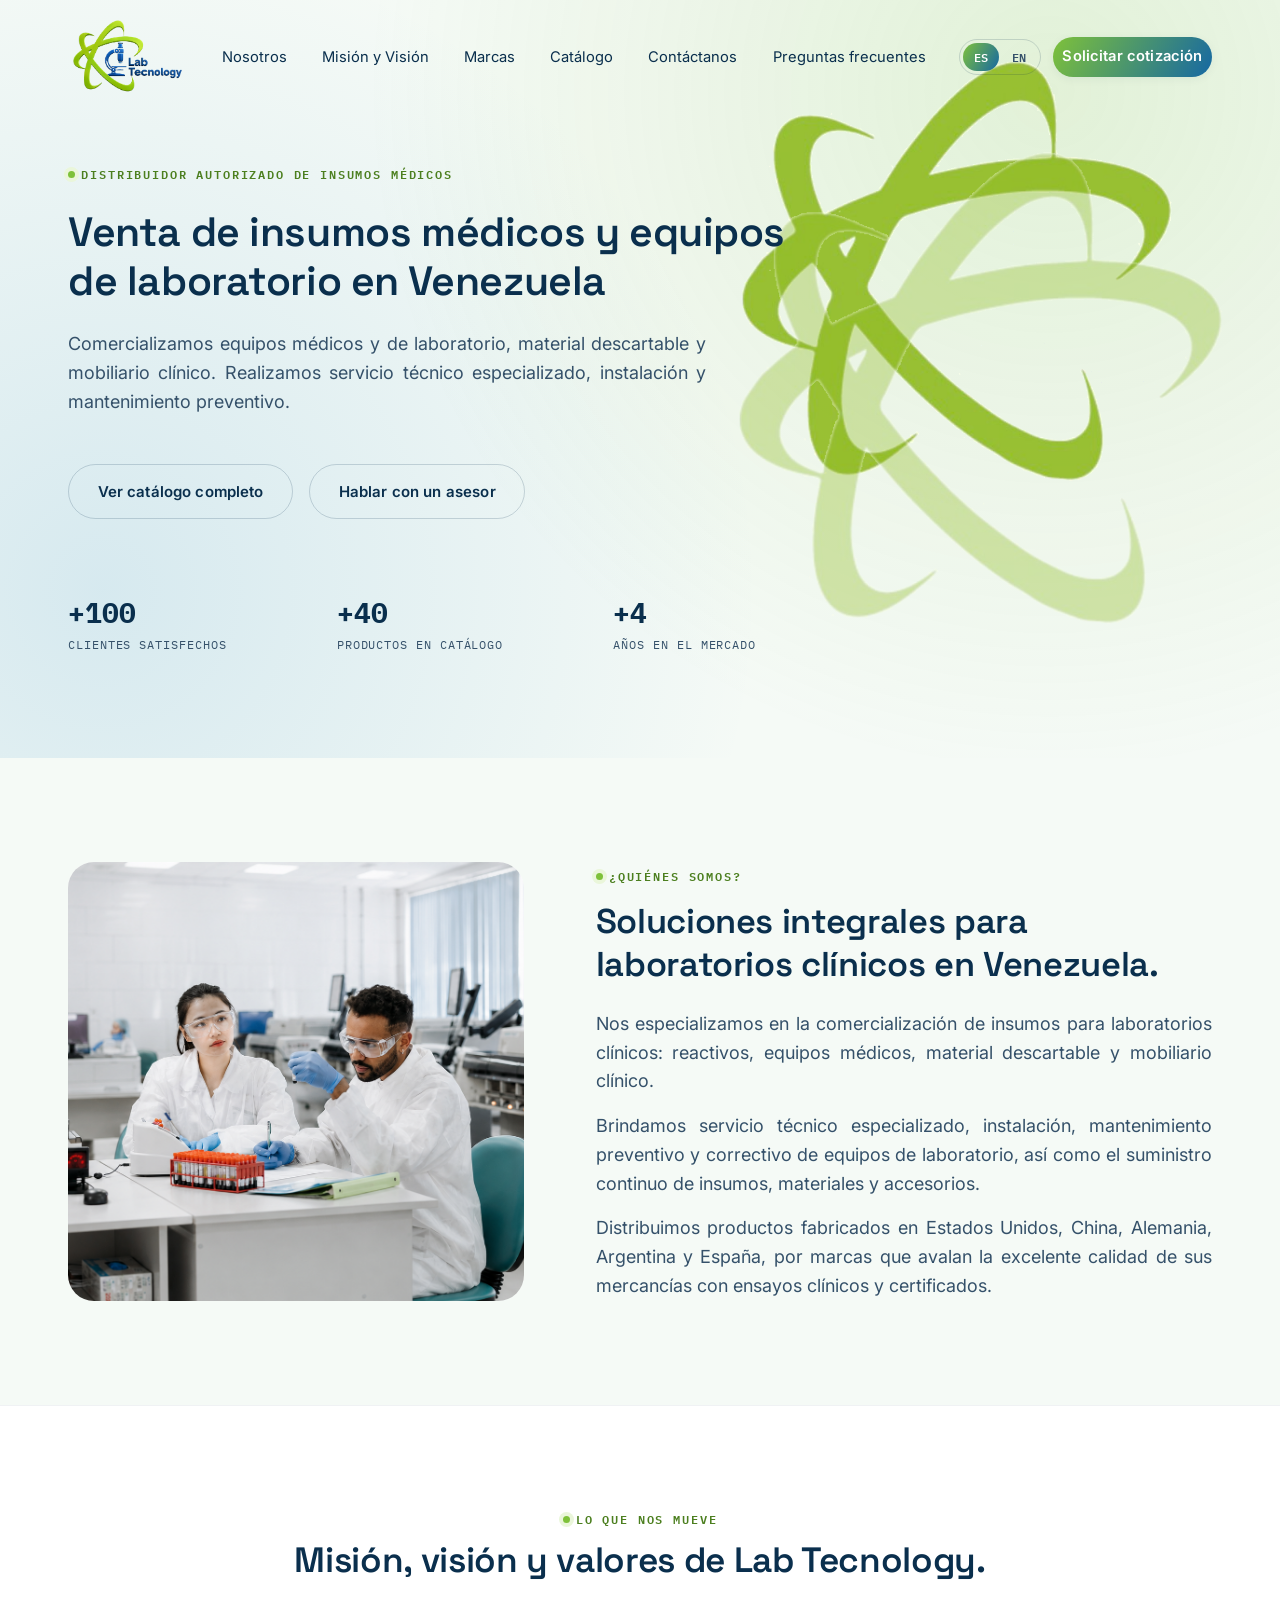
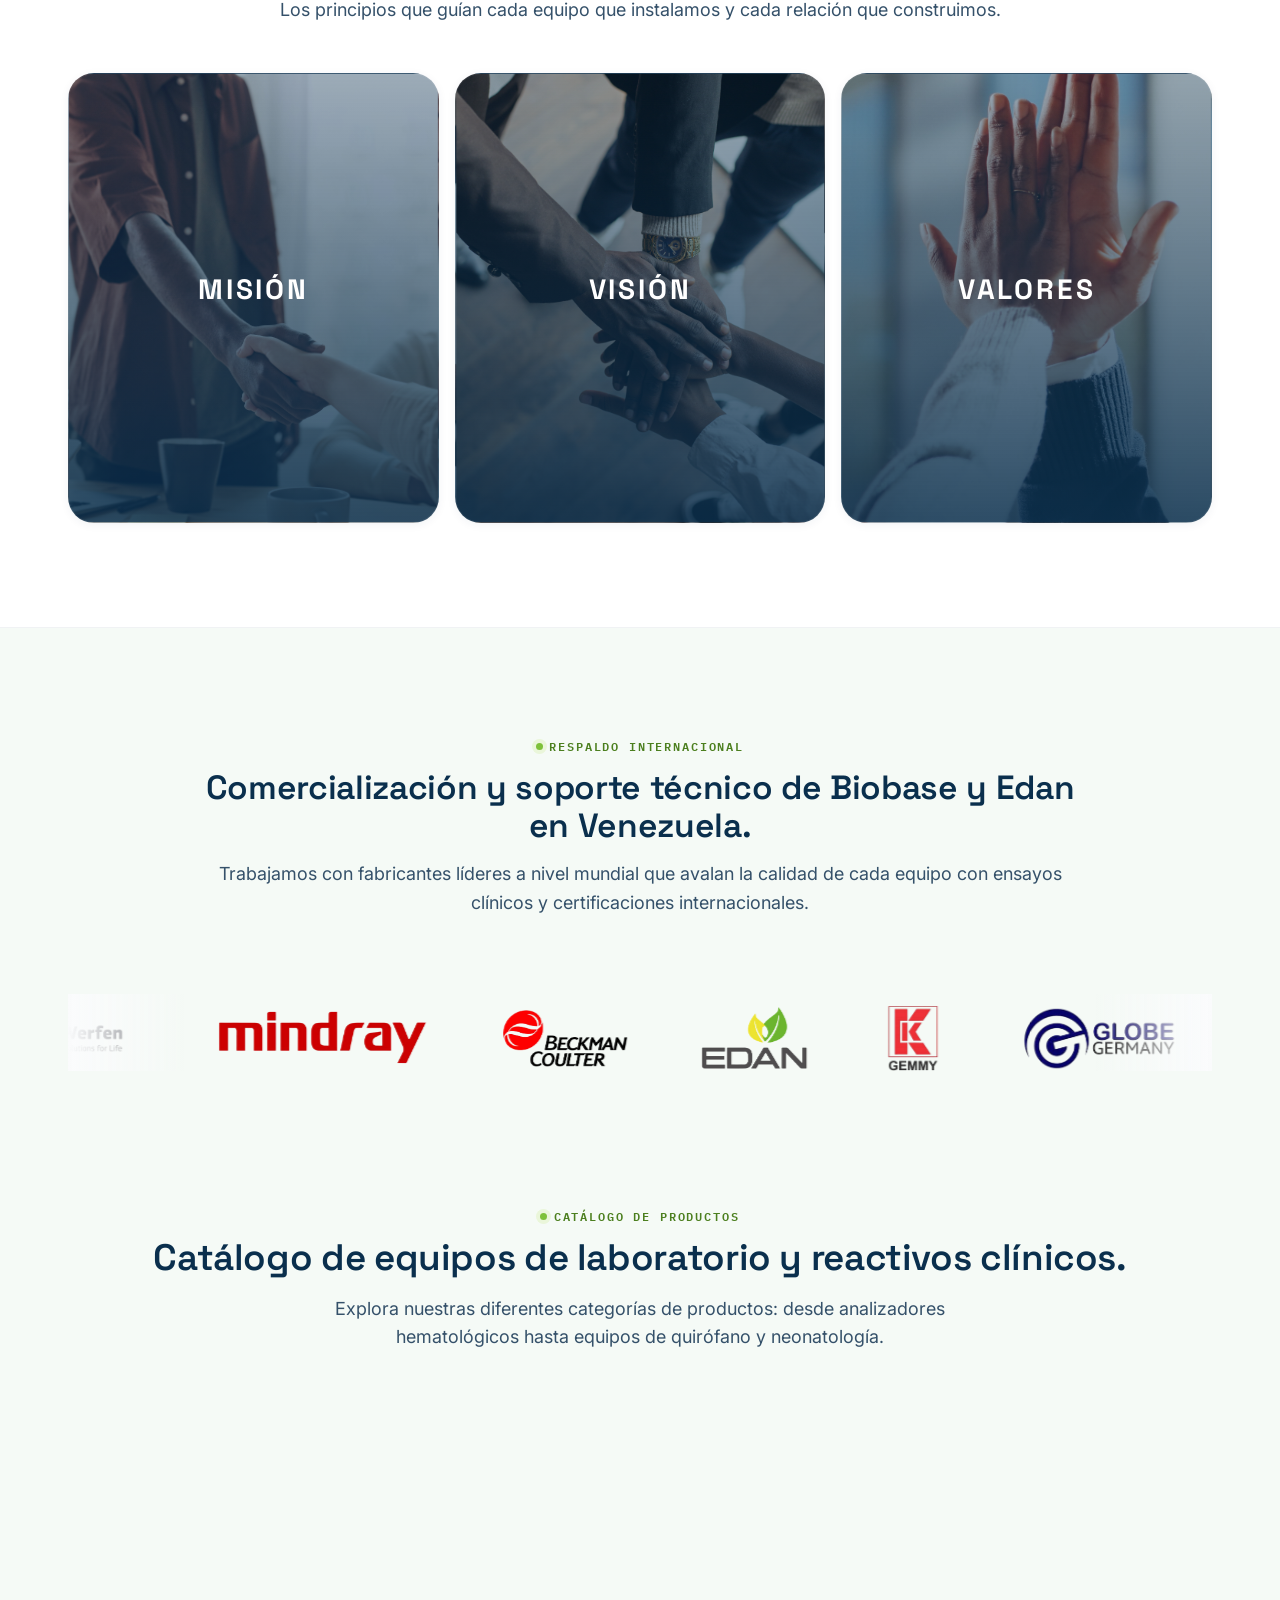
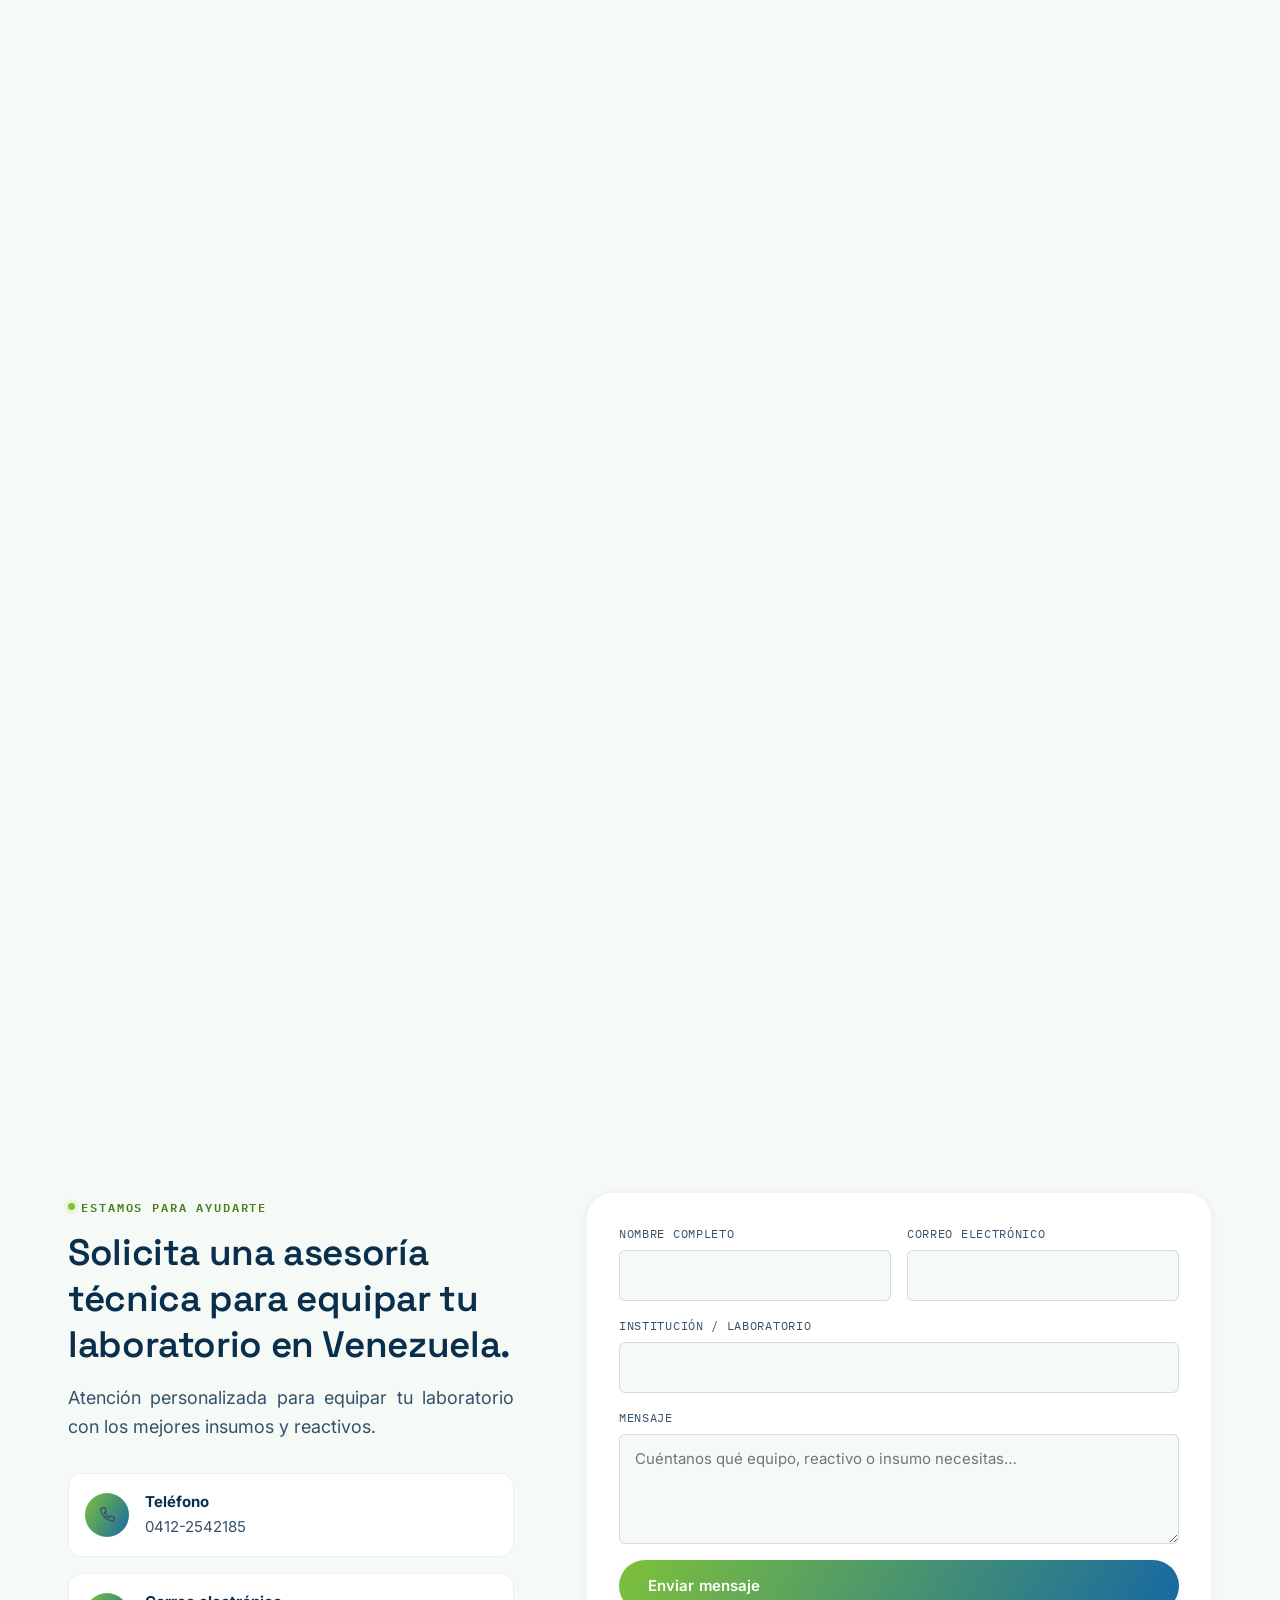
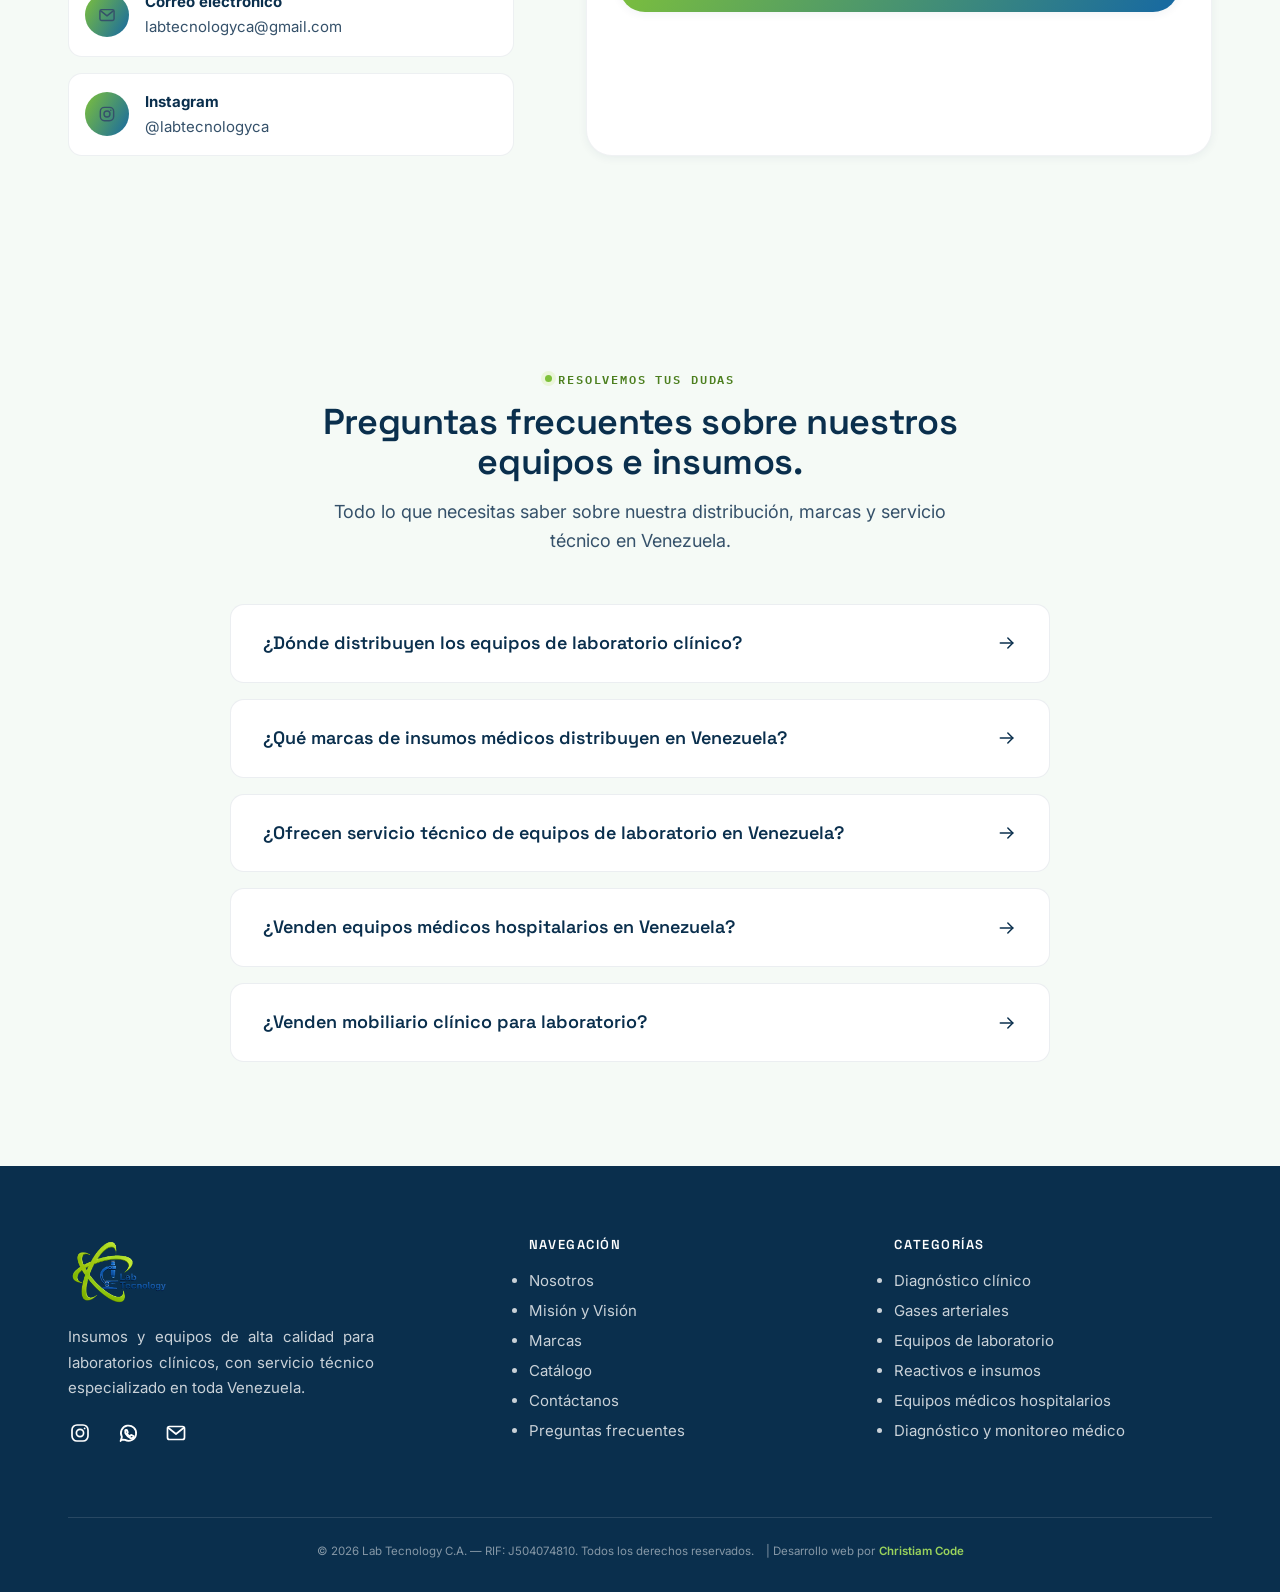
<file: index.html>
<!DOCTYPE html>
<html lang="es">
<head>
<meta charset="UTF-8">
<meta name="viewport" content="width=device-width, initial-scale=1.0">
<title>Equipos e insumos médicos para laboratorios clínicos en Venezuela | Lab Tecnology C.A.</title>
<meta name="description" content="Lab Tecnology C.A. comercializa reactivos, equipos de laboratorio, equipos médicos y mobiliario clínico de marcas como Mindray, Beckman Coulter, Werfen, Abbott y Biobase, con servicio técnico especializado en Venezuela.">
<meta name="keywords" content="equipos de laboratorio Venezuela, insumos de laboratorio, reactivos clínicos, equipos médicos, hematología, química sanguínea, gases arteriales, inmunoanálisis, coagulación, Mindray, Beckman Coulter, Biobase">
<meta name="robots" content="index, follow">
<meta name="author" content="Lab Tecnology C.A.">
<link rel="canonical" href="https://www.labtecnology.com.ve/">

<!-- Open Graph / Social -->
<meta property="og:type" content="website">
<meta property="og:site_name" content="Lab Tecnology C.A.">
<meta property="og:title" content="Lab Tecnology C.A. | Equipos e insumos para laboratorios clínicos">
<meta property="og:description" content="Reactivos, equipos de laboratorio, equipos médicos y mobiliario clínico con servicio técnico especializado en Venezuela.">
<meta property="og:image" content="assets/img/brand/marcas.png">
<meta property="og:locale" content="es_VE">
<meta name="twitter:card" content="summary_large_image">

<!-- Favicons -->
<link rel="icon" href="assets/img/brand/favicon-32.png" sizes="32x32">
<link rel="icon" href="assets/img/brand/favicon-192.png" sizes="192x192">
<link rel="apple-touch-icon" href="assets/img/brand/favicon-180.png">

<!-- Fonts -->
<link rel="preconnect" href="https://fonts.googleapis.com">
<link rel="preconnect" href="https://fonts.gstatic.com" crossorigin>
<link href="https://fonts.googleapis.com/css2?family=IBM+Plex+Mono:wght@500;600&family=Inter:wght@400;500;600;700&family=Space+Grotesk:wght@500;600;700&display=swap" rel="stylesheet">

<!-- Styles -->
<link rel="stylesheet" href="css/base.css">
<link rel="stylesheet" href="css/components.css">
<link rel="stylesheet" href="css/home.css">

<!-- Structured data -->
<script type="application/ld+json">
{
  "@context": "https://schema.org",
  "@type": "MedicalBusiness",
  "name": "Lab Tecnology C.A.",
  "image": "/assets/img/brand/logo1.png",
  "url": "https://www.labtecnology.com.ve/",
  "telephone": "+58-412-254-2185",
  "email": "labtecnology@gmail.com",
  "description": "Comercialización de reactivos, equipos de laboratorio, equipos médicos, material descartable y mobiliario clínico, con servicio técnico especializado en Venezuela.",
  "areaServed": "VE",
  "sameAs": ["https://www.instagram.com/labtecnologyca"]
}
</script>
</head>
<body data-title-key="meta.title.home" data-desc-key="meta.desc.home">
<a class="skip-link" href="#main">Saltar al contenido</a>

<!-- Icon sprite -->
<svg xmlns="http://www.w3.org/2000/svg" style="display:none" aria-hidden="true">
  <defs>
    <symbol id="icon-menu" viewBox="0 0 24 24" fill="none" stroke="currentColor" stroke-width="1.8" stroke-linecap="round">
      <line x1="3" y1="6" x2="21" y2="6"/><line x1="3" y1="12" x2="21" y2="12"/><line x1="3" y1="18" x2="21" y2="18"/>
    </symbol>
    <symbol id="icon-close" viewBox="0 0 24 24" fill="none" stroke="currentColor" stroke-width="1.8" stroke-linecap="round">
      <line x1="5" y1="5" x2="19" y2="19"/><line x1="19" y1="5" x2="5" y2="19"/>
    </symbol>
    <symbol id="icon-arrow-right" viewBox="0 0 24 24" fill="none" stroke="currentColor" stroke-width="1.8" stroke-linecap="round" stroke-linejoin="round">
      <line x1="4" y1="12" x2="19" y2="12"/><polyline points="13 6 19 12 13 18"/>
    </symbol>
    <symbol id="icon-arrow-up" viewBox="0 0 24 24" fill="none" stroke="currentColor" stroke-width="1.8" stroke-linecap="round" stroke-linejoin="round">
      <line x1="12" y1="19" x2="12" y2="5"/><polyline points="6 11 12 5 18 11"/>
    </symbol>
    <symbol id="icon-phone" viewBox="0 0 24 24" fill="none" stroke="currentColor" stroke-width="1.7" stroke-linecap="round" stroke-linejoin="round">
      <path d="M6.5 3.5h3L11 8l-2 1.4a12 12 0 0 0 5.6 5.6L16 13l4.5 1.5v3a2 2 0 0 1-2.2 2A17 17 0 0 1 4.5 5.7a2 2 0 0 1 2-2.2Z"/>
    </symbol>
    <symbol id="icon-mail" viewBox="0 0 24 24" fill="none" stroke="currentColor" stroke-width="1.7" stroke-linecap="round" stroke-linejoin="round">
      <rect x="3.5" y="5.5" width="17" height="13" rx="2"/><path d="m4.5 7 7.5 6 7.5-6"/>
    </symbol>
    <symbol id="icon-instagram" viewBox="0 0 24 24" fill="none" stroke="currentColor" stroke-width="1.7">
      <rect x="4" y="4" width="16" height="16" rx="5"/><circle cx="12" cy="12" r="3.6"/><circle cx="16.6" cy="7.4" r="0.9" fill="currentColor" stroke="none"/>
    </symbol>
    <symbol id="icon-whatsapp" viewBox="0 0 24 24" fill="none" stroke="currentColor" stroke-width="1.8" stroke-linecap="round" stroke-linejoin="round">
      <path d="M6 18.5 4.6 20 5.9 15.9A7.6 7.6 0 1 1 9 18.9Z"/><path d="M9.2 9.3c.2-.5.5-.5.8-.5h.5c.2 0 .4 0 .6.5s.7 1.7.7 1.8 0 .3-.1.5c-.2.2-.3.3-.5.5s-.3.3-.1.6a6 6 0 0 0 2.6 2.3c.3.1.5.1.6-.1l.6-.8c.2-.2.4-.2.6-.1l1.6.8c.2.1.4.2.4.4s-.1 1-.5 1.4-1.4.9-2.5.5a8 8 0 0 1-4.5-3.9c-.5-.7-.9-1.6-.8-2.3.1-.7.5-1.1.7-1.3Z"/>
    </symbol>
    <symbol id="icon-check" viewBox="0 0 24 24" fill="none" stroke="currentColor" stroke-width="1.8" stroke-linecap="round" stroke-linejoin="round">
      <polyline points="5 13 10 18 19 7"/>
    </symbol>
    <symbol id="icon-target" viewBox="0 0 24 24" fill="none" stroke="currentColor" stroke-width="1.6">
      <circle cx="12" cy="12" r="8.2"/><circle cx="12" cy="12" r="4.6"/><circle cx="12" cy="12" r="1.1" fill="currentColor" stroke="none"/>
    </symbol>
    <symbol id="icon-eye" viewBox="0 0 24 24" fill="none" stroke="currentColor" stroke-width="1.6" stroke-linejoin="round">
      <path d="M2.5 12S6 5.5 12 5.5 21.5 12 21.5 12 18 18.5 12 18.5 2.5 12 2.5 12Z"/><circle cx="12" cy="12" r="3"/>
    </symbol>
    <symbol id="icon-gem" viewBox="0 0 24 24" fill="none" stroke="currentColor" stroke-width="1.6" stroke-linejoin="round">
      <path d="M4 9.5 8 4h8l4 5.5L12 20.5 4 9.5Z"/><path d="M4 9.5h16M9.3 4l-1.6 5.5L12 20.5l4.3-11L14.7 4"/>
    </symbol>
    <symbol id="icon-hematologia" viewBox="0 0 24 24" fill="none" stroke="currentColor" stroke-width="1.6" stroke-linejoin="round" stroke-linecap="round">
      <path d="M12 3.5s5.5 6.4 5.5 10.4a5.5 5.5 0 0 1-11 0C6.5 9.9 12 3.5 12 3.5Z"/><path d="M9.3 14.3a2.7 2.7 0 0 0 2.7 2.7"/>
    </symbol>
    <symbol id="icon-quimica" viewBox="0 0 24 24" fill="none" stroke="currentColor" stroke-width="1.6" stroke-linejoin="round" stroke-linecap="round">
      <path d="M9.5 3.5h5M10 3.5v6l-4.8 8.3A1.6 1.6 0 0 0 6.6 20.5h10.8a1.6 1.6 0 0 0 1.4-2.7L14 9.5v-6"/><path d="M7.6 15.5h8.8"/>
    </symbol>
    <symbol id="icon-electrolitos" viewBox="0 0 24 24" fill="none" stroke="currentColor" stroke-width="1.6" stroke-linejoin="round" stroke-linecap="round">
      <path d="M12 3.5s5.5 6.4 5.5 10.4a5.5 5.5 0 0 1-11 0C6.5 9.9 12 3.5 12 3.5Z"/><polyline points="13 10.5 10.8 14 13.3 14 11.2 17.6"/>
    </symbol>
    <symbol id="icon-inmunoanalisis" viewBox="0 0 24 24" fill="none" stroke="currentColor" stroke-width="1.6" stroke-linejoin="round" stroke-linecap="round">
      <path d="M12 12.5V21M6 4.5l6 8 6-8"/><circle cx="12" cy="12.5" r="1.1" fill="currentColor" stroke="none"/>
    </symbol>
    <symbol id="icon-coagulacion" viewBox="0 0 24 24" fill="none" stroke="currentColor" stroke-width="1.6" stroke-linejoin="round" stroke-linecap="round">
      <circle cx="12" cy="13" r="7.5"/><path d="M12 8.5V13l3 2"/><path d="M9.5 2.5h5"/>
    </symbol>
    <symbol id="icon-auxiliares" viewBox="0 0 24 24" fill="none" stroke="currentColor" stroke-width="1.6" stroke-linejoin="round" stroke-linecap="round">
      <circle cx="12" cy="12" r="8.5"/><path d="M12 12 6.5 8.7M12 12l6.3-2M12 12l-1 6.4M12 12l3.7 4.8"/><circle cx="12" cy="12" r="1.4" fill="currentColor" stroke="none"/>
    </symbol>
    <symbol id="icon-reactivos" viewBox="0 0 24 24" fill="none" stroke="currentColor" stroke-width="1.6" stroke-linejoin="round" stroke-linecap="round">
      <rect x="4" y="4" width="6" height="16" rx="1.4"/><rect x="14" y="8" width="6" height="12" rx="1.4"/><line x1="4" y1="9.5" x2="10" y2="9.5"/><line x1="14" y1="12.5" x2="20" y2="12.5"/>
    </symbol>
    <symbol id="icon-quirofano" viewBox="0 0 24 24" fill="none" stroke="currentColor" stroke-width="1.6" stroke-linejoin="round" stroke-linecap="round">
      <path d="M3 12.5h4l2-4 3 8 2-6 1.5 2.5H21"/>
    </symbol>
    <symbol id="icon-obstetricia" viewBox="0 0 24 24" fill="none" stroke="currentColor" stroke-width="1.6" stroke-linejoin="round" stroke-linecap="round">
      <circle cx="12" cy="7" r="3.4"/><path d="M7 20.5c0-3.9 2.2-6.3 5-6.3s5 2.4 5 6.3"/>
    </symbol>
  </defs>
</svg>

<!-- Header -->
<header class="site-header">
  <div class="container">
    <a class="brand" href="index.html">
      <img src="assets/img/brand/logo1.png" alt="Lab Tecnology C.A." width="72" height="53">
    </a>
    <button class="nav-toggle" aria-expanded="false" aria-controls="site-nav" data-i18n-attr="aria-label:nav.toggle">
      <svg><use href="#icon-menu"></use></svg>
    </button>

    <nav class="nav" id="site-nav">
      <ul class="nav__list">
        <li><a href="#nosotros" data-i18n="nav.about">Nosotros</a></li>
        <li><a href="#mision" data-i18n="nav.mission">Misión y Visión</a></li>
        <li><a href="#marcas" data-i18n="nav.brands">Marcas</a></li>
        <li><a href="catalogo.html" data-i18n="nav.catalog">Catálogo</a></li>
        <li><a href="#contacto" data-i18n="nav.contact">Contáctanos</a></li>
        <li><a href="#faq" data-i18n="nav.faq">Preguntas frecuentes</a></li>
      </ul>
      <div class="nav__actions">
        <div class="lang-switch" role="group" aria-label="Language switch">
          <button type="button" data-lang="es" aria-pressed="true">ES</button>
          <button type="button" data-lang="en" aria-pressed="false">EN</button>
        </div>
        
        <a class="btn btn--primary btn--sm" href="#contacto" data-i18n="nav.cta">Solicitar cotización</a>
      </div>
    </nav>
  </div>
</header>

<main id="main">

  <!-- Hero -->
  <section class="hero">
    <div class="hero__bg" aria-hidden="true"></div>
    <img class="hero__orbit" src="assets/img/brand/atom-mark.png" alt="" aria-hidden="true">
    <img class="hero__orbit hero__orbit--slow" src="assets/img/brand/atom-mark.png" alt="" aria-hidden="true">

    <div class="container">
      <div class="hero__grid">
        <div data-reveal>
          <span class="eyebrow hero__eyebrow" data-i18n="hero.eyebrow">Distribuidor autorizado de insumos médicos</span>
          <h1 data-i18n-html="hero.title.html">Venta de insumos médicos <span class="accent">y equipos de laboratorio en Venezuela</span></h1>
          <p class="hero__lede" data-i18n="hero.lede">Comercializamos equipos médicos y de laboratorio, material descartable y mobiliario clínico. Realizamos servicio técnico especializado, instalación y mantenimiento preventivo.</p>
          <div class="hero__actions">
            <a class="btn btn--ghost" href="catalogo.html" data-i18n="hero.cta.catalog">Ver catálogo completo</a>
            <a class="btn btn--ghost" href="#contacto" data-i18n="hero.cta.contact">Hablar con un asesor</a>
          </div>
          <div class="hero__stats">
            <div class="hero__stat">
              <div class="num" data-i18n="hero.stat1.num">+100</div>
              <div class="label" data-i18n="hero.stat1.label">Clientes satisfechos</div>
            </div>
            <div class="hero__stat">
              <div class="num" data-i18n="hero.stat2.num">+40</div>
              <div class="label" data-i18n="hero.stat2.label">Productos en catálogo</div>
            </div>
            <div class="hero__stat">
              <div class="num" data-i18n="hero.stat3.num">+4</div>
              <div class="label" data-i18n="hero.stat3.label">Años en el mercado</div>
            </div>
          </div>
        </div>  
      </div>
    </div>
  </section>

  <!-- Nosotros -->
  <section class="section" id="nosotros">
    <div class="container">
      <div class="about">
        <div class="about__visual" data-reveal>
          <img class="about__image" src="assets/img/cat/nosotros.png" alt="Lab Tecnology" loading="lazy">
          <div class="about__origin"></div>
        </div>

        <div data-reveal data-reveal-delay="1">
          <span class="eyebrow" data-i18n="about.eyebrow">¿Quiénes somos?</span>
          <h2 style="margin-top:0.75rem" data-i18n="about.title">Soluciones integrales para laboratorios clínicos en Venezuela.</h2>
          <div class="about__body" style="margin-top:1.5rem">
            <p data-i18n="about.p1">Nos especializamos en la comercialización de insumos para laboratorios clínicos: reactivos, equipos médicos, material descartable y mobiliario clínico.</p>
            <p data-i18n="about.p2">Brindamos servicio técnico especializado, instalación, mantenimiento preventivo y correctivo de equipos de laboratorio, así como el suministro continuo de insumos, materiales y accesorios.</p>
            <p data-i18n="about.p3">Distribuimos productos fabricados en Estados Unidos, China, Alemania, Argentina y España, por marcas que avalan la excelente calidad de sus mercancías con ensayos clínicos y certificados.</p>
          </div>
        </div>
      </div>
    </div>
  </section>

  <!-- Misión / Visión / Valores -->
  <section class="section section--panel" id="mision">
    <div class="container">
      <div class="section-head center">
        <span class="eyebrow" data-i18n="mission.eyebrow">Lo que nos mueve</span>
        <h2 data-i18n="mission.title">Misión, visión y valores de Lab Tecnology.</h2>
        <p data-i18n="mission.subtitle">Los principios que guían cada equipo que instalamos y cada relación que construimos.</p>
      </div>

      <div class="expanding-pillars">
        <!-- Panel 01: Misión -->
        <div class="expanding-pillar" style="background-image: linear-gradient(180deg, rgba(10,47,77,0.4), rgba(10,47,77,0.85)), url('assets/img/cat/mision.jpg');" data-reveal>
          <div class="expanding-pillar__content">
            <h3 data-i18n="mission.card.title">MISIÓN</h3>
            <div class="expanding-pillar__text-wrapper">
              <p data-i18n="mission.card.text">Impulsar el desarrollo del sector salud mediante la comercialización de equipos médicos, equipos de laboratorio, reactivos e insumos clínicos de la más alta calidad, respaldados por un servicio técnico especializado, asesoría profesional y soluciones integrales que garanticen precisión diagnóstica, eficiencia operativa y excelencia en cada proceso de nuestros clientes. Nos comprometemos a establecer relaciones comerciales sólidas basadas en la confianza, la innovación y la mejora continua.</p>
            </div>
          </div>
        </div>

        <!-- Panel 02: Visión -->
        <div class="expanding-pillar" style="background-image: linear-gradient(180deg, rgba(10,47,77,0.4), rgba(10,47,77,0.85)), url('assets/img/cat/vision.jpg');" data-reveal data-reveal-delay="1">
          <div class="expanding-pillar__content">
            <h3 data-i18n="vision.card.title">VISIÓN</h3>
            <div class="expanding-pillar__text-wrapper">
              <p data-i18n="vision.card.text">Consolidarnos como una de las empresas líderes en la distribución de equipos médicos, tecnología para laboratorios clínicos, reactivos e insumos especializados en Venezuela y Latinoamérica, siendo reconocidos por nuestra innovación, calidad de servicio, respaldo técnico y compromiso con el fortalecimiento del sistema de salud, contribuyendo al bienestar de las personas mediante soluciones tecnológicas confiables y de alto desempeño.</p>
            </div>
          </div>
        </div>

        <!-- Panel 03: Valores -->
        <div class="expanding-pillar" style="background-image: linear-gradient(180deg, rgba(10,47,77,0.4), rgba(10,47,77,0.85)), url('assets/img/cat/valores.jpg');" data-reveal data-reveal-delay="2">
          <div class="expanding-pillar__content">
            <h3 data-i18n="values.card.title">VALORES</h3>
            <div class="expanding-pillar__text-wrapper">
              <ul class="values-list">
                <li data-i18n="values.v1">Responsabilidad para superar las expectativas de nuestros clientes.</li>
                <li data-i18n="values.v2">Innovación tecnológica para ofrecer soluciones eficientes al sector salud.</li>
                <li data-i18n="values.v3">Ética y transparencia en cada una de nuestras relaciones comerciales.</li>
                <li data-i18n="values.v4">Asesoría personalizada enfocada en las necesidades de cada cliente.</li>
                <li data-i18n="values.v5">Calidad y confiabilidad para cumplir con los mas altos estándares.</li>
              </ul>
            </div>
          </div>
        </div>
      </div>
    </div>
  </section>

  <!-- Marcas -->
  <section class="section" id="marcas">
    <div class="container">
      <div class="section-head center">
        <span class="eyebrow" data-i18n="brands.eyebrow">Respaldo internacional</span>
        <h2 data-i18n="brands.title">Comercialización y soporte tecnico de Biobase y Edan en Venezuela.</h2>
        <p data-i18n="brands.subtitle">Trabajamos con fabricantes líderes a nivel mundial que avalan la calidad de cada equipo con ensayos clínicos y certificaciones internacionales.</p>
      </div>

      <div class="brands-marquee-wrapper" data-reveal>
        <div class="marquee-container">
          <div class="marquee-track" id="marqueeTrack">
            <img src="assets/img/icons/werfen.jpg" alt="Werfen">
            <img src="assets/img/icons/mindray.jpg" alt="Mindray">
            <img src="assets/img/icons/beckman.png" alt="Beckman Coulter">
            <img src="assets/img/icons/edan.png" alt="Edan">
            <img src="assets/img/icons/gemmyco.jpg" alt="Gemmyco">
            <img src="assets/img/icons/globe.jpg" alt="Globe Germany">
            <img src="assets/img/icons/cromatest.png" alt="Cromatest">
            <img src="assets/img/icons/biobase.png" alt="Biobase">
            <img src="assets/img/icons/abbott.png" alt="Abbott">
          </div>
        </div>
      </div>
    </div>
  </section>

  <!-- Catálogo teaser -->
  <section class="section section--paper" id="catalogo">
    <div class="container">
      <div class="section-head center">
        <span class="eyebrow" data-i18n="catteaser.eyebrow">Catálogo de productos</span>
        <h2 data-i18n="catteaser.title">Catálogo de equipos de laboratorio y reactivos clínicos.</h2>
        <p data-i18n="catteaser.subtitle">Explora nuestras diferentes categorias de productos: desde analizadores hematológicos hasta equipos de quirófano y neonatología.</p>
      </div>

      <div class="cat-teaser-grid">
        <!-- Diagnóstico Clínico -->
        <a class="card cat-card" href="catalogo.html#cat-diagnostico" data-reveal>       
          <div class="cat-card__img-wrapper">
            <img src="assets/img/cat/Diagnostico-clínico.png" alt="Diagnóstico Clínico">
          </div>
          <div class="cat-card__content">
            <h3 data-i18n="cat.diagnostico.name">Diagnóstico clínico</h3>
            <p data-i18n="cat.diagnostico.tagline">Analizadores hematológicos automatizados</p>
            <span class="cat-card__link" data-i18n="catteaser.viewall">Ver catálogo completo <svg><use href="#icon-arrow-right"></use></svg></span>
          </div>
        </a>

        <!-- Gases Arteriales -->
        <a class="card cat-card" href="catalogo.html#cat-gasesarteriales" data-reveal data-reveal-delay="1">
          <div class="cat-card__img-wrapper">
            <img src="assets/img/cat/Gases-arteriales.jpeg" alt="Gases Arteriales">
          </div>
          <div class="cat-card__content">
            <h3 data-i18n="cat.gasesarteriales.name">Gases arteriales</h3>
            <p data-i18n="cat.gasesarteriales.tagline">Análisis de gases y electrólitos en sangre</p>
            <span class="cat-card__link" data-i18n="catteaser.viewall">Ver catálogo completo <svg><use href="#icon-arrow-right"></use></svg></span>
          </div>
        </a>

        <!-- Equipos de Laboratorio -->
        <a class="card cat-card" href="catalogo.html#cat-laboratorio" data-reveal data-reveal-delay="2">
          <div class="cat-card__img-wrapper">
            <img src="assets/img/cat/Equipos-de-laboratorio.png" alt="Equipos de Laboratorio">
          </div>
          <div class="cat-card__content">
            <h3 data-i18n="cat.laboratorio.name">Equipos de laboratorio</h3>
            <p data-i18n="cat.laboratorio.tagline">Equipos de laboratorio de alta calidad</p>
            <span class="cat-card__link" data-i18n="catteaser.viewall">Ver catálogo completo <svg><use href="#icon-arrow-right"></use></svg></span>
          </div>
        </a>

        <!-- Reactivos e Insumos -->
        <a class="card cat-card" href="catalogo.html#cat-reactivos-insumos" data-reveal>
          <div class="cat-card__img-wrapper">
            <img src="assets/img/cat/Reactivos-e-insumos.png" alt="Reactivos e Insumos">
          </div>
          <div class="cat-card__content">
            <h3 data-i18n="cat.reactivosinsumos.name">Reactivos e insumos</h3>
            <p data-i18n="cat.reactivosinsumos.tagline">Inmunoensayo, ELISA y electroquimioluminiscencia</p>
            <span class="cat-card__link" data-i18n="catteaser.viewall">Ver catálogo completo <svg><use href="#icon-arrow-right"></use></svg></span>
          </div>
        </a>

        <!-- Equipos Médicos Hospitalarios -->
        <a class="card cat-card" href="catalogo.html#cat-hospitalarios" data-reveal data-reveal-delay="1">
          <div class="cat-card__img-wrapper">
            <img src="assets/img/cat/Equipos-médicos-hospitalarios.png" alt="Equipos Médicos Hospitalarios">
          </div>
          <div class="cat-card__content">
            <h3 data-i18n="cat.hospitalarios.name">Equipos médicos hospitalarios</h3>
            <p data-i18n="cat.hospitalarios.tagline">Analizadores de hemostasia</p>
            <span class="cat-card__link" data-i18n="catteaser.viewall">Ver catálogo completo <svg><use href="#icon-arrow-right"></use></svg></span>
          </div>
        </a>

        <!-- Diagnóstico y Monitoreo Médico -->
        <a class="card cat-card" href="catalogo.html#cat-monitoreo" data-reveal data-reveal-delay="2">
          <div class="cat-card__img-wrapper">
            <img src="assets/img/cat/Diagnóstico-monitoreo.png" alt="Diagnóstico y Monitoreo Médico">
          </div>
          <div class="cat-card__content">
            <h3 data-i18n="cat.monitoreo.name">Diagnóstico y monitoreo médico</h3>
            <p data-i18n="cat.monitoreo.tagline">Centrífugas, baños de maría y pipetas</p>
            <span class="cat-card__link" data-i18n="catteaser.viewall">Ver catálogo completo <svg><use href="#icon-arrow-right"></use></svg></span>
          </div>
        </a>
      </div>
    </div>
  </section>

  <!-- CTA banner -->
  <section class="section section--tight">
    <div class="container">
      <div class="cta-banner" data-reveal>
        <div class="cta-banner__inner">
          <h2 data-i18n="cta.title">¿Listo para equipar tu laboratorio?</h2>
          <p data-i18n="cta.text">Escríbenos y te ayudamos a encontrar el equipo, reactivo o insumo ideal para tu institución, con asesoría técnica personalizada.</p>
          <div class="cta-banner__actions">
            <a class="btn btn--primary" href="https://wa.me/584122542185?text=Hola,%20quisiera%20mas%20informaci%C3%B3n%20sobre%20los%20equipos%20medicos" target="_blank" rel="noopener" data-i18n="cta.action2">Contactar por WhatsApp</a>
          </div>
        </div>
      </div>
    </div>
  </section>

  <!-- Contacto -->
  <section class="section section--paper" id="contacto">
    <div class="container">
      <div class="contact-grid">
        <div data-reveal>
          <span class="eyebrow" data-i18n="contact.eyebrow">Estamos para ayudarte</span>
          <h2 style="margin-top:0.75rem" data-i18n="contact.title">Solicita una asesoría técnica para equipar tu laboratorio en Venezuela.</h2>
          <p style="margin-top:1rem;color:var(--c-ink-soft)" data-i18n="contact.subtitle"> Atención personalizada para equipar tu laboratorio con los mejores insumos y reactivos.</p>

          <div class="contact-list">
            <div class="contact-item">
              <span class="contact-item__icon"><svg><use href="#icon-phone"></use></svg></span>
              <div>
                <strong data-i18n="contact.phone.label">Teléfono</strong>
                <a href="https://wa.me/584122542185?text=Hola,%20quisiera%20mas%20informaci%C3%B3n%20sobre%20los%20equipos%20medicos" target="_blank" rel="noopener">0412-2542185</a>
              </div>
            </div>
            <div class="contact-item">
              <span class="contact-item__icon"><svg><use href="#icon-mail"></use></svg></span>
              <div>
                <strong data-i18n="contact.mail.label">Correo electrónico</strong>
                <a href="mailto:labtecnologyca@gmail.com">labtecnologyca@gmail.com</a>
              </div>
            </div>
            <div class="contact-item">
              <span class="contact-item__icon"><svg><use href="#icon-instagram"></use></svg></span>
              <div>
                <strong data-i18n="contact.ig.label">Instagram</strong>
                <a href="https://instagram.com/labtecnologyca" target="_blank" rel="noopener">@labtecnologyca</a>
              </div>
            </div>
          </div>
        </div>

              <form class="contact-form" id="contact-form" action="https://api.web3forms.com/submit" method="POST" data-reveal data-reveal-delay="1">
        <!-- Llave de Web3Forms -->
        <input type="hidden" name="access_key" value="4a26506c-f9f6-416a-a5d8-121ee6cc5c3b">
        <input type="hidden" name="subject" value="Nuevo mensaje de contacto - Lab Tecnology">
        <input type="hidden" name="from_name" value="Web Lab Tecnology">
        <input type="hidden" name="replyto" value="[email]">
        <input type="checkbox" name="botcheck" class="hidden" style="display: none;">

        <div class="form-row">
          <div class="field">
            <label for="cf-name" data-i18n="contact.form.name">Nombre completo</label>
            <input type="text" id="cf-name" name="name" required autocomplete="name">
          </div>
          <div class="field">
            <label for="cf-email" data-i18n="contact.form.email">Correo electrónico</label>
            <input type="email" id="cf-email" name="email" required autocomplete="email">
          </div>
        </div>
        <div class="field">
          <label for="cf-institution" data-i18n="contact.form.institution">Institución / Laboratorio</label>
          <input type="text" id="cf-institution" name="institution" autocomplete="organization">
        </div>
        <div class="field">
          <label for="cf-message" data-i18n="contact.form.message">Mensaje</label>
          <textarea id="cf-message" name="message" required data-i18n-attr="placeholder:contact.form.message.placeholder"></textarea>
        </div>
        <button type="submit" class="btn btn--primary" data-i18n="contact.form.submit">Enviar mensaje</button>
      </form>
      </div>
    </div>
  </section>

<!-- Preguntas Frecuentes (FAQ) -->
<section class="section section--paper" id="faq">
  <div class="container">
    <div class="section-head center">
      <span class="eyebrow" data-i18n="faq.eyebrow">Resolvemos tus dudas</span>
      <h2 data-i18n="faq.title">Preguntas frecuentes sobre nuestros equipos e insumos.</h2>
      <p data-i18n="faq.subtitle">Todo lo que necesitas saber sobre nuestra distribución, marcas y servicio técnico en Venezuela.</p>
    </div>

    <div class="faq-accordion" data-reveal>
      <!-- FAQ 1 -->
      <details class="faq-item" name="faq-group">
        <summary class="faq-item__question">
          <span data-i18n="faq.q1">¿Dónde distribuyen los equipos de laboratorio clínico?</span>
          <svg class="faq-item__icon"><use href="#icon-arrow-right"></use></svg>
        </summary>
        <div class="faq-item__answer">
          <p data-i18n="faq.a1">Lab Tecnology C.A. suministra equipos de laboratorio clínico en Caracas y en toda Venezuela, con entrega, instalación y servicio técnico incluido.</p>
        </div>
      </details>

      <!-- FAQ 2 -->
      <details class="faq-item" name="faq-group">
        <summary class="faq-item__question">
          <span data-i18n="faq.q2">¿Qué marcas de insumos médicos distribuyen en Venezuela?</span>
          <svg class="faq-item__icon"><use href="#icon-arrow-right"></use></svg>
        </summary>
        <div class="faq-item__answer">
          <p data-i18n="faq.a2">Comercializacion de productos de las siguientes marcas: Mindray, Beckman Coulter, Werfen, Abbott y Biobase, todas respaldadas por ensayos clínicos y certificaciones internacionales de calidad, disponibles a través de Lab Tecnology C.A. en Venezuela.</p>
        </div>
      </details>

      <!-- FAQ 3 -->
      <details class="faq-item" name="faq-group">
        <summary class="faq-item__question">
          <span data-i18n="faq.q3">¿Ofrecen servicio técnico de equipos de laboratorio en Venezuela?</span>
          <svg class="faq-item__icon"><use href="#icon-arrow-right"></use></svg>
        </summary>
        <div class="faq-item__answer">
          <p data-i18n="faq.a3">Ofrecemos servicio técnico de equipos de laboratorio en Venezuela, incluyendo instalación, mantenimiento preventivo y correctivo para todas las marcas que comercializamos.</p>
        </div>
      </details>

      <!-- FAQ 4 -->
      <details class="faq-item" name="faq-group">
        <summary class="faq-item__question">
          <span data-i18n="faq.q4">¿Venden equipos médicos hospitalarios en Venezuela?</span>
          <svg class="faq-item__icon"><use href="#icon-arrow-right"></use></svg>
        </summary>
        <div class="faq-item__answer">
          <p data-i18n="faq.a4">Lab Tecnology C.A. comercializa equipos médicos hospitalarios en Venezuela, incluyendo analizadores de hemostasia y equipos de diagnóstico y monitoreo para clínicas y hospitales.</p>
        </div>
      </details>

      <!-- FAQ 5 -->
      <details class="faq-item" name="faq-group">
        <summary class="faq-item__question">
          <span data-i18n="faq.q5">¿Venden mobiliario clínico para laboratorio?</span>
          <svg class="faq-item__icon"><use href="#icon-arrow-right"></use></svg>
        </summary>
        <div class="faq-item__answer">
          <p data-i18n="faq.a5">Ofrecemos mobiliario clínico para laboratorio de alta calidad, diseñado para equipar de forma completa e integral las instalaciones de tu institución de salud.</p>
        </div>
      </details>
    </div>
  </div>
</section>

</main>

<!-- Footer -->
<footer class="site-footer">
  <div class="container">
    <div class="footer-grid">
      <div class="footer-brand">
        <img src="assets/img/brand/logo1.png" alt="Lab Tecnology C.A." width="72" height="53">
        <p data-i18n="footer.tagline">Insumos y equipos de alta calidad para laboratorios clínicos, con servicio técnico especializado en toda Venezuela.</p>
        <div class="social-row" style="margin-top:1.25rem">
          <a href="https://instagram.com/labtecnologyca" target="_blank" rel="noopener" aria-label="Instagram"><svg><use href="#icon-instagram"></use></svg></a>
          <a href="https://wa.me/584122542185" target="_blank" rel="noopener" aria-label="WhatsApp"><svg><use href="#icon-whatsapp"></use></svg></a>
          <a href="mailto:labtecnologyca@gmail.com" aria-label="Email"><svg><use href="#icon-mail"></use></svg></a>
        </div>
      </div>
      <div class="footer-col">
        <h4 data-i18n="footer.nav.title">Navegación</h4>
        <ul>
          <li><a href="index.html#nosotros" data-i18n="nav.about">Nosotros</a></li>
          <li><a href="index.html#mision" data-i18n="nav.mission">Misión y Visión</a></li>
          <li><a href="index.html#marcas" data-i18n="nav.brands">Marcas</a></li>
          <li><a href="catalogo.html" data-i18n="nav.catalog">Catálogo</a></li>
          <li><a href="index.html#contacto" data-i18n="nav.contact">Contáctanos</a></li>
          <li><a href="index.html#faq" data-i18n="nav.faq">Preguntas frecuentes</a></li>
        </ul>
      </div>
      <div class="footer-col">
        <h4 data-i18n="footer.cat.title">Categorías</h4>
        <ul>
          <li><a href="catalogo.html#cat-diagnostico" data-i18n="cat.diagnostico.name">Diagnóstico clínico</a></li>
          <li><a href="catalogo.html#cat-gasesarteriales" data-i18n="cat.gasesarteriales.name">Gases arteriales</a></li>
          <li><a href="catalogo.html#cat-laboratorio" data-i18n="cat.laboratorio.name">Equipos de laboratorio</a></li>
          <li><a href="catalogo.html#cat-reactivos-insumos" data-i18n="cat.reactivosinsumos.name">Reactivos e insumos</a></li>
          <li><a href="catalogo.html#cat-hospitalarios" data-i18n="cat.hospitalarios.name">Equipos médicos hospitalarios</a></li>
          <li><a href="catalogo.html#cat-monitoreo" data-i18n="cat.monitoreo.name">Diagnóstico y monitoreo médico</a></li>
        </ul>
      </div>
    </div>
    <div class="footer-bottom">
      <span data-i18n="footer.rights">© 2026 Lab Tecnology C.A. — RIF: J504074810. Todos los derechos reservados.</span>
      <span class="footer-credit">| Desarrollo web por <a href="https://christiamsalcedo.github.io/Portafolio/" target="_blank" rel="noopener noreferrer" class="credit-link">Christiam Code</a></span>
    </div>
  </div>
</footer>

<button class="back-to-top" data-i18n-attr="aria-label:backtotop.label">
  <svg><use href="#icon-arrow-up"></use></svg>
</button>

<script src="js/i18n.js"></script>
<script src="js/main.js"></script>
</body>
</html>
</file>
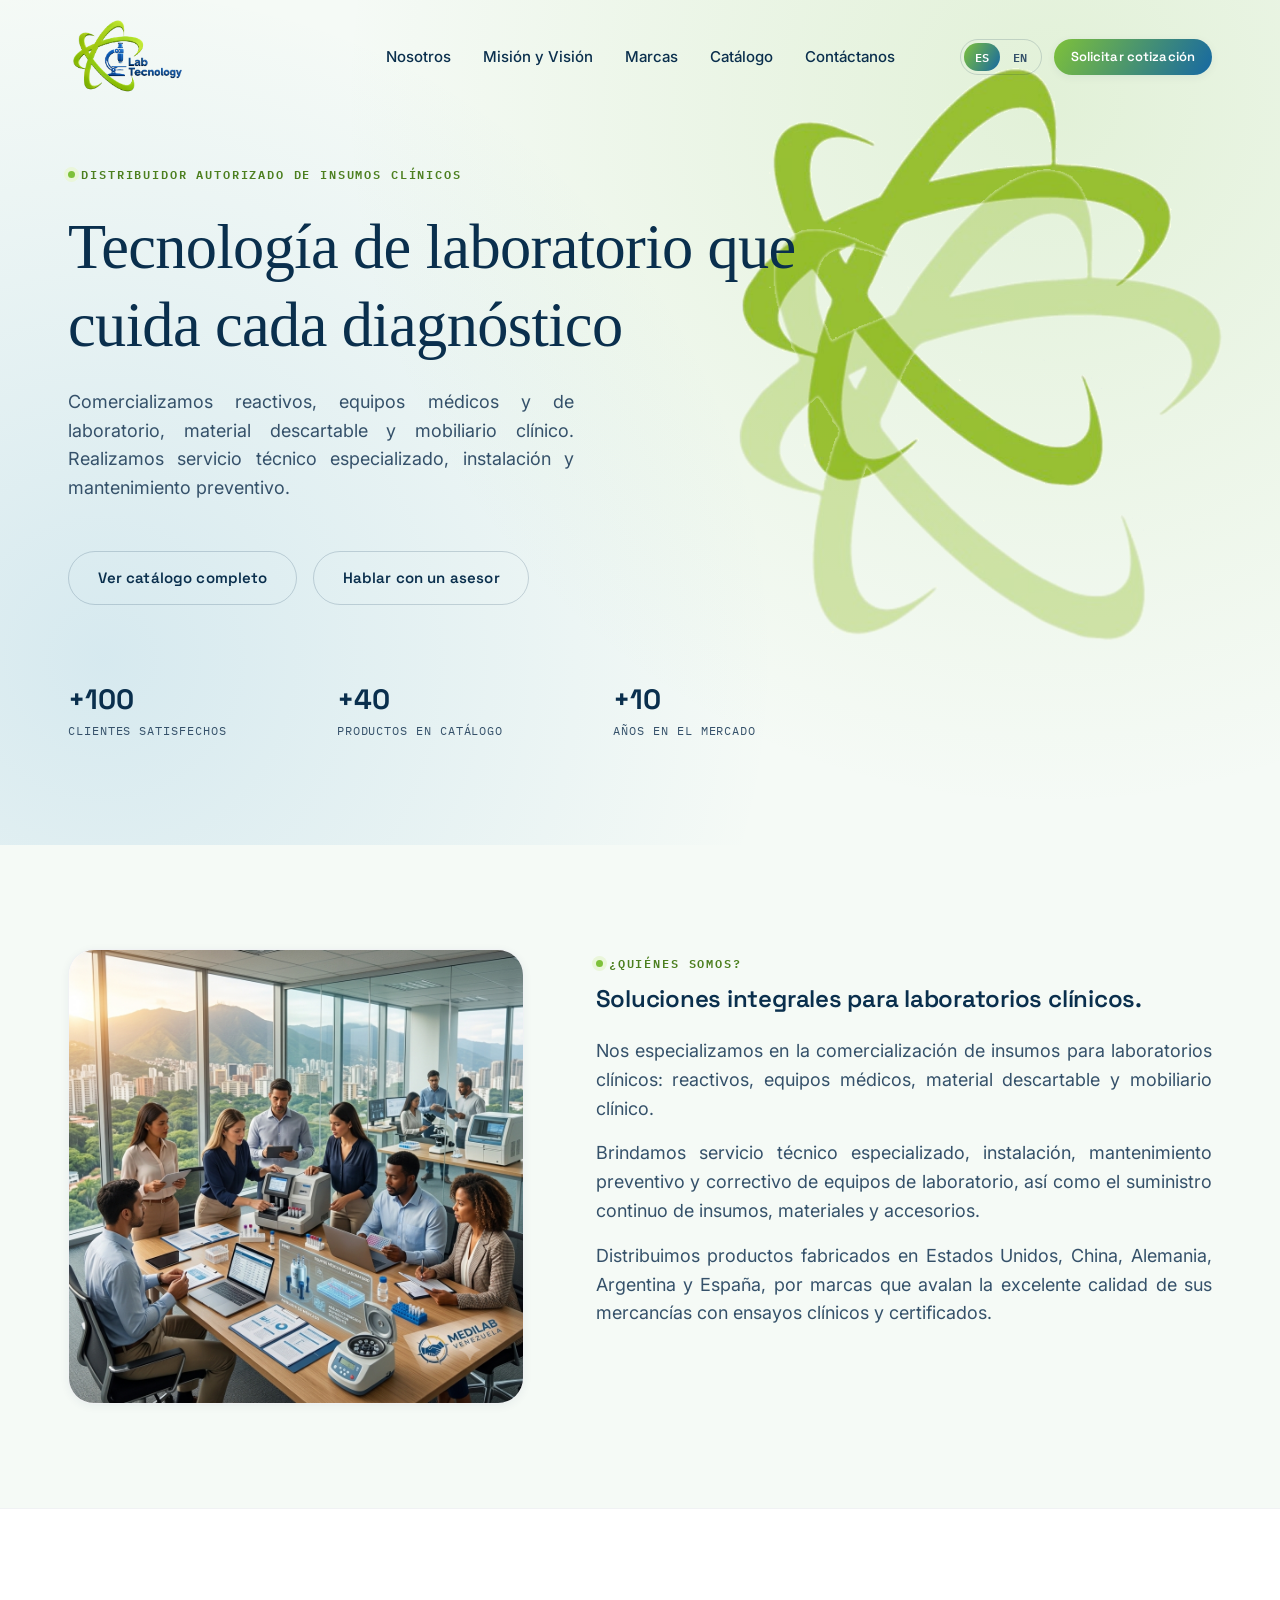
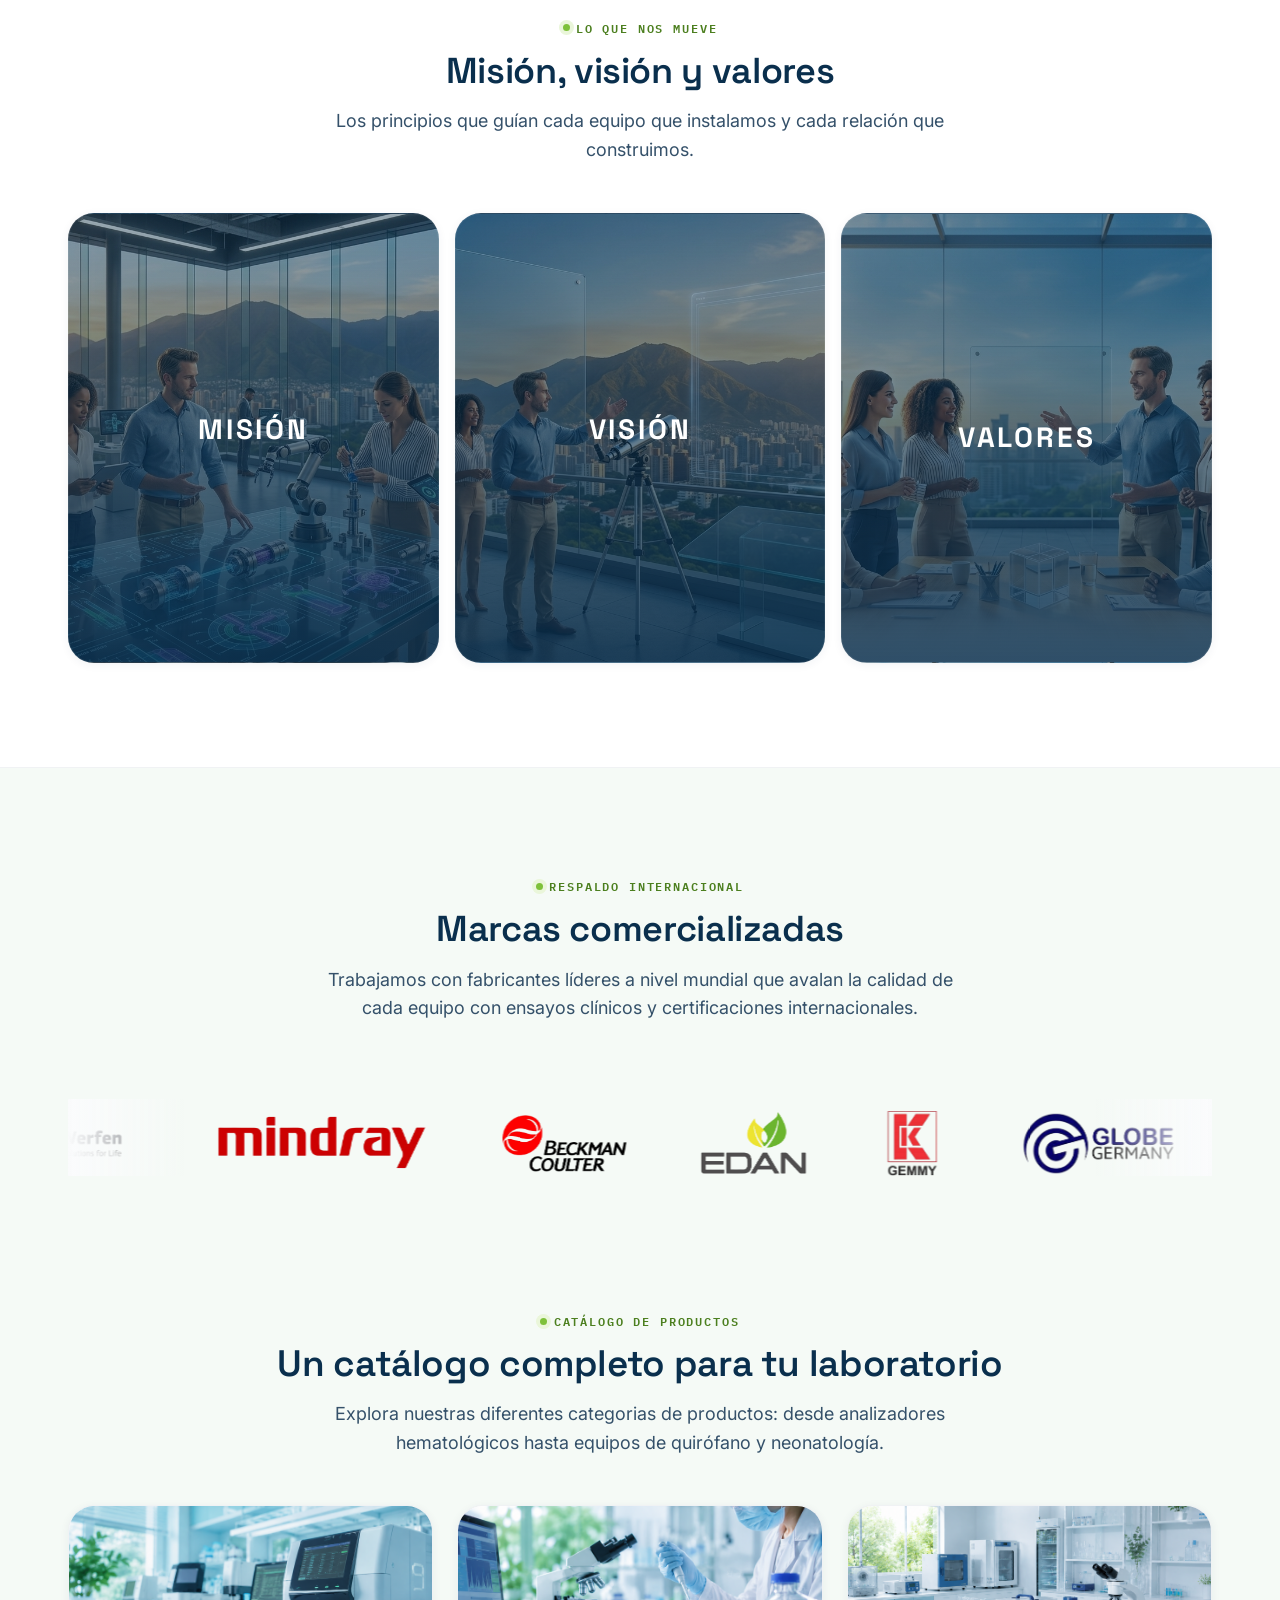
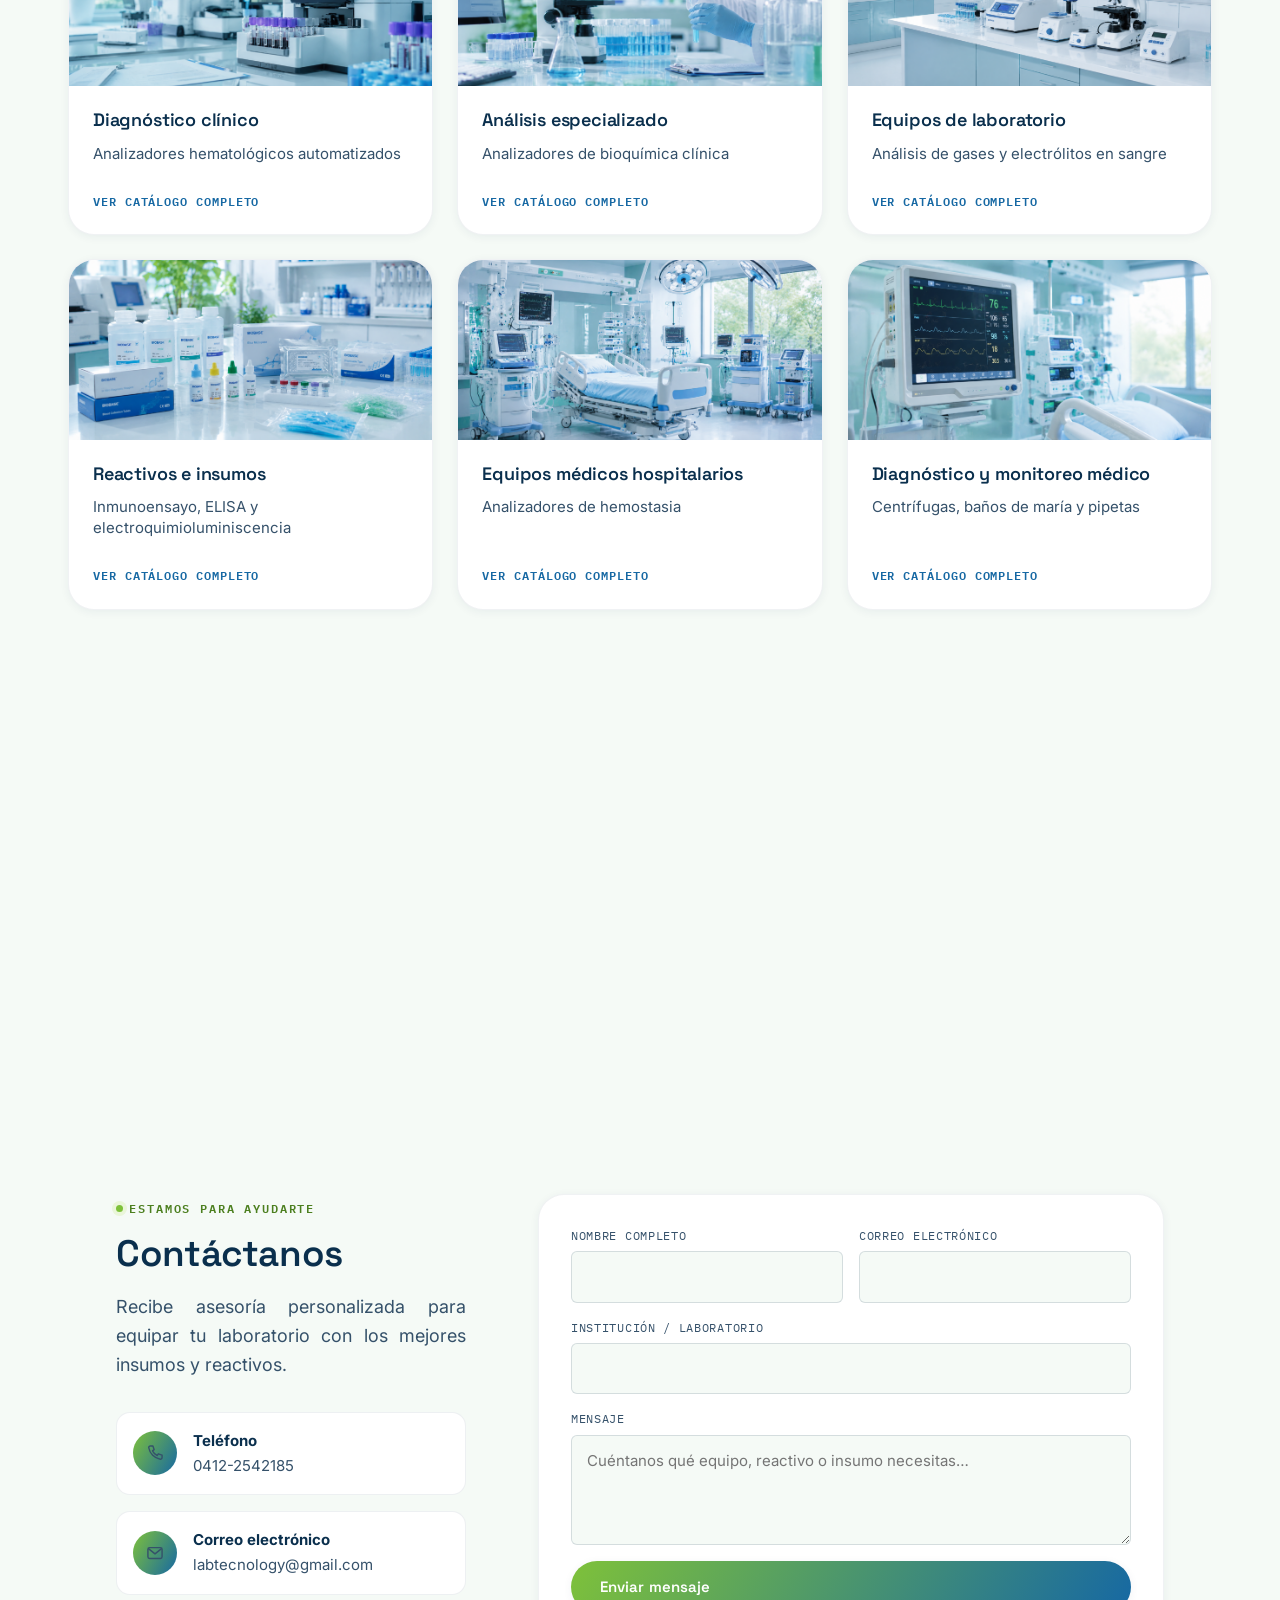
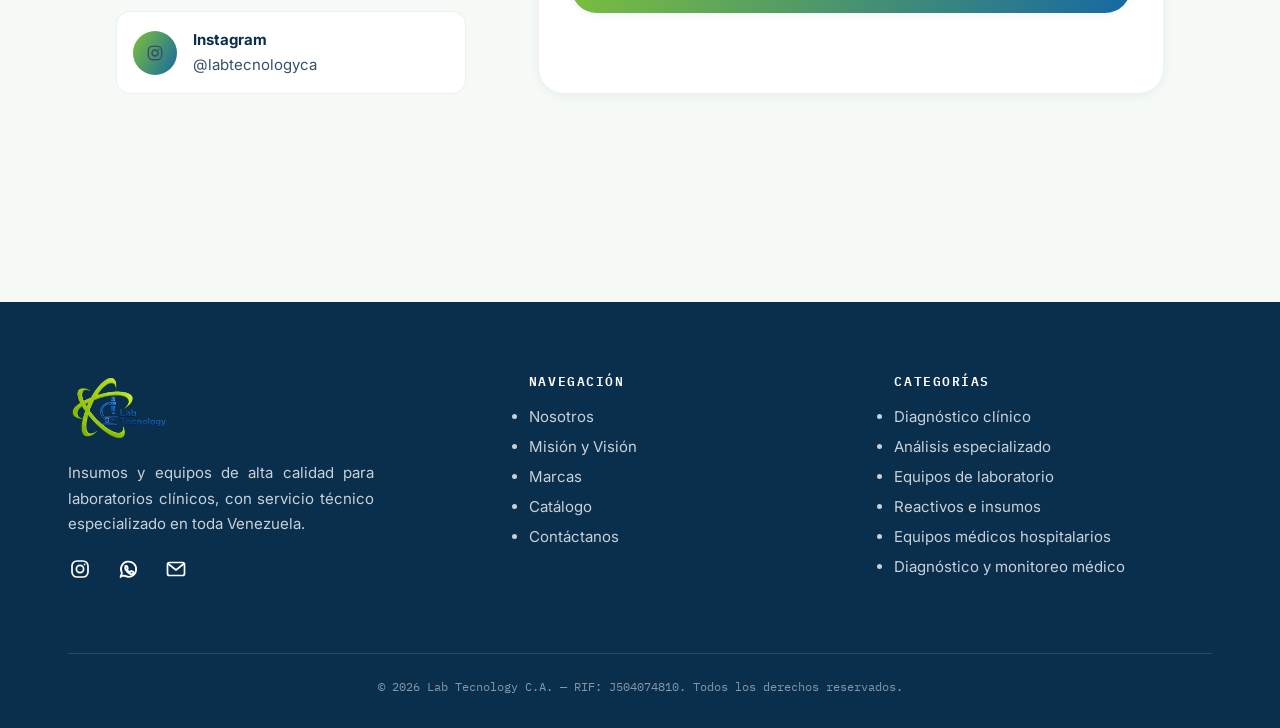
<file: site/index.html>
<!DOCTYPE html>
<html lang="es">
<head>
<meta charset="UTF-8">
<meta name="viewport" content="width=device-width, initial-scale=1.0">
<title>Lab Technology C.A. | Equipos e insumos para laboratorios clínicos en Venezuela</title>
<meta name="description" content="Lab Technology C.A. comercializa reactivos, equipos de laboratorio, equipos médicos y mobiliario clínico de marcas como Mindray, Beckman Coulter, Werfen, Abbott y Biobase, con servicio técnico especializado en Venezuela.">
<meta name="keywords" content="equipos de laboratorio Venezuela, reactivos clínicos, equipos médicos, hematología, química sanguínea, gases arteriales, inmunoanálisis, coagulación, Mindray, Beckman Coulter, Biobase">
<meta name="robots" content="index, follow">
<meta name="author" content="Lab Technology C.A.">
<link rel="canonical" href="https://www.labtechnology.com.ve/">

<!-- Open Graph / Social -->
<meta property="og:type" content="website">
<meta property="og:site_name" content="Lab Technology C.A.">
<meta property="og:title" content="Lab Technology C.A. | Equipos e insumos para laboratorios clínicos">
<meta property="og:description" content="Reactivos, equipos de laboratorio, equipos médicos y mobiliario clínico con servicio técnico especializado en Venezuela.">
<meta property="og:image" content="assets/img/brand/marcas.png">
<meta property="og:locale" content="es_VE">
<meta name="twitter:card" content="summary_large_image">

<!-- Favicons -->
<link rel="icon" href="assets/img/brand/favicon-32.png" sizes="32x32">
<link rel="icon" href="assets/img/brand/favicon-192.png" sizes="192x192">
<link rel="apple-touch-icon" href="assets/img/brand/favicon-180.png">

<!-- Fonts -->
<link rel="preconnect" href="https://fonts.googleapis.com">
<link rel="preconnect" href="https://fonts.gstatic.com" crossorigin>
<link href="https://fonts.googleapis.com/css2?family=Space+Grotesk:wght@500;600;700&family=Inter:wght@400;500;600;700&family=IBM+Plex+Mono:wght@500;600&display=swap" rel="stylesheet">

<!-- Styles -->
<link rel="stylesheet" href="css/base.css">
<link rel="stylesheet" href="css/components.css">
<link rel="stylesheet" href="css/home.css">

<!-- Structured data -->
<script type="application/ld+json">
{
  "@context": "https://schema.org",
  "@type": "MedicalBusiness",
  "name": "Lab Technology C.A.",
  "image": "/assets/img/brand/logo.png",
  "url": "https://www.labtechnology.com.ve/",
  "telephone": "+58-412-254-2185",
  "email": "labtecnology@gmail.com",
  "description": "Comercialización de reactivos, equipos de laboratorio, equipos médicos, material descartable y mobiliario clínico, con servicio técnico especializado en Venezuela.",
  "areaServed": "VE",
  "sameAs": ["https://www.instagram.com/labtechnologyca"]
}
</script>
</head>
<body data-title-key="meta.title.home" data-desc-key="meta.desc.home">
<a class="skip-link" href="#main">Saltar al contenido</a>

<!-- Icon sprite -->
<svg xmlns="http://www.w3.org/2000/svg" style="display:none" aria-hidden="true">
  <defs>
    <symbol id="icon-menu" viewBox="0 0 24 24" fill="none" stroke="currentColor" stroke-width="1.8" stroke-linecap="round">
      <line x1="3" y1="6" x2="21" y2="6"/><line x1="3" y1="12" x2="21" y2="12"/><line x1="3" y1="18" x2="21" y2="18"/>
    </symbol>
    <symbol id="icon-close" viewBox="0 0 24 24" fill="none" stroke="currentColor" stroke-width="1.8" stroke-linecap="round">
      <line x1="5" y1="5" x2="19" y2="19"/><line x1="19" y1="5" x2="5" y2="19"/>
    </symbol>
    <symbol id="icon-arrow-right" viewBox="0 0 24 24" fill="none" stroke="currentColor" stroke-width="1.8" stroke-linecap="round" stroke-linejoin="round">
      <line x1="4" y1="12" x2="19" y2="12"/><polyline points="13 6 19 12 13 18"/>
    </symbol>
    <symbol id="icon-arrow-up" viewBox="0 0 24 24" fill="none" stroke="currentColor" stroke-width="1.8" stroke-linecap="round" stroke-linejoin="round">
      <line x1="12" y1="19" x2="12" y2="5"/><polyline points="6 11 12 5 18 11"/>
    </symbol>
    <symbol id="icon-phone" viewBox="0 0 24 24" fill="none" stroke="currentColor" stroke-width="1.7" stroke-linecap="round" stroke-linejoin="round">
      <path d="M6.5 3.5h3L11 8l-2 1.4a12 12 0 0 0 5.6 5.6L16 13l4.5 1.5v3a2 2 0 0 1-2.2 2A17 17 0 0 1 4.5 5.7a2 2 0 0 1 2-2.2Z"/>
    </symbol>
    <symbol id="icon-mail" viewBox="0 0 24 24" fill="none" stroke="currentColor" stroke-width="1.7" stroke-linecap="round" stroke-linejoin="round">
      <rect x="3.5" y="5.5" width="17" height="13" rx="2"/><path d="m4.5 7 7.5 6 7.5-6"/>
    </symbol>
    <symbol id="icon-instagram" viewBox="0 0 24 24" fill="none" stroke="currentColor" stroke-width="1.7">
      <rect x="4" y="4" width="16" height="16" rx="5"/><circle cx="12" cy="12" r="3.6"/><circle cx="16.6" cy="7.4" r="0.9" fill="currentColor" stroke="none"/>
    </symbol>
    <symbol id="icon-whatsapp" viewBox="0 0 24 24" fill="none" stroke="currentColor" stroke-width="1.8" stroke-linecap="round" stroke-linejoin="round">
  <path d="M6 18.5 4.6 20 5.9 15.9A7.6 7.6 0 1 1 9 18.9Z"/><path d="M9.2 9.3c.2-.5.5-.5.8-.5h.5c.2 0 .4 0 .6.5s.7 1.7.7 1.8 0 .3-.1.5c-.2.2-.3.3-.5.5s-.3.3-.1.6a6 6 0 0 0 2.6 2.3c.3.1.5.1.6-.1l.6-.8c.2-.2.4-.2.6-.1l1.6.8c.2.1.4.2.4.4s-.1 1-.5 1.4-1.4.9-2.5.5a8 8 0 0 1-4.5-3.9c-.5-.7-.9-1.6-.8-2.3.1-.7.5-1.1.7-1.3Z"/>
</symbol>
    <symbol id="icon-check" viewBox="0 0 24 24" fill="none" stroke="currentColor" stroke-width="1.8" stroke-linecap="round" stroke-linejoin="round">
      <polyline points="5 13 10 18 19 7"/>
    </symbol>
    <symbol id="icon-target" viewBox="0 0 24 24" fill="none" stroke="currentColor" stroke-width="1.6">
      <circle cx="12" cy="12" r="8.2"/><circle cx="12" cy="12" r="4.6"/><circle cx="12" cy="12" r="1.1" fill="currentColor" stroke="none"/>
    </symbol>
    <symbol id="icon-eye" viewBox="0 0 24 24" fill="none" stroke="currentColor" stroke-width="1.6" stroke-linejoin="round">
      <path d="M2.5 12S6 5.5 12 5.5 21.5 12 21.5 12 18 18.5 12 18.5 2.5 12 2.5 12Z"/><circle cx="12" cy="12" r="3"/>
    </symbol>
    <symbol id="icon-gem" viewBox="0 0 24 24" fill="none" stroke="currentColor" stroke-width="1.6" stroke-linejoin="round">
      <path d="M4 9.5 8 4h8l4 5.5L12 20.5 4 9.5Z"/><path d="M4 9.5h16M9.3 4l-1.6 5.5L12 20.5l4.3-11L14.7 4"/>
    </symbol>
    <symbol id="icon-hematologia" viewBox="0 0 24 24" fill="none" stroke="currentColor" stroke-width="1.6" stroke-linejoin="round" stroke-linecap="round">
      <path d="M12 3.5s5.5 6.4 5.5 10.4a5.5 5.5 0 0 1-11 0C6.5 9.9 12 3.5 12 3.5Z"/><path d="M9.3 14.3a2.7 2.7 0 0 0 2.7 2.7"/>
    </symbol>
    <symbol id="icon-quimica" viewBox="0 0 24 24" fill="none" stroke="currentColor" stroke-width="1.6" stroke-linejoin="round" stroke-linecap="round">
      <path d="M9.5 3.5h5M10 3.5v6l-4.8 8.3A1.6 1.6 0 0 0 6.6 20.5h10.8a1.6 1.6 0 0 0 1.4-2.7L14 9.5v-6"/><path d="M7.6 15.5h8.8"/>
    </symbol>
    <symbol id="icon-electrolitos" viewBox="0 0 24 24" fill="none" stroke="currentColor" stroke-width="1.6" stroke-linejoin="round" stroke-linecap="round">
      <path d="M12 3.5s5.5 6.4 5.5 10.4a5.5 5.5 0 0 1-11 0C6.5 9.9 12 3.5 12 3.5Z"/><polyline points="13 10.5 10.8 14 13.3 14 11.2 17.6"/>
    </symbol>
    <symbol id="icon-inmunoanalisis" viewBox="0 0 24 24" fill="none" stroke="currentColor" stroke-width="1.6" stroke-linejoin="round" stroke-linecap="round">
      <path d="M12 12.5V21M6 4.5l6 8 6-8"/><circle cx="12" cy="12.5" r="1.1" fill="currentColor" stroke="none"/>
    </symbol>
    <symbol id="icon-coagulacion" viewBox="0 0 24 24" fill="none" stroke="currentColor" stroke-width="1.6" stroke-linejoin="round" stroke-linecap="round">
      <circle cx="12" cy="13" r="7.5"/><path d="M12 8.5V13l3 2"/><path d="M9.5 2.5h5"/>
    </symbol>
    <symbol id="icon-auxiliares" viewBox="0 0 24 24" fill="none" stroke="currentColor" stroke-width="1.6" stroke-linejoin="round" stroke-linecap="round">
      <circle cx="12" cy="12" r="8.5"/><path d="M12 12 6.5 8.7M12 12l6.3-2M12 12l-1 6.4M12 12l3.7 4.8"/><circle cx="12" cy="12" r="1.4" fill="currentColor" stroke="none"/>
    </symbol>
    <symbol id="icon-reactivos" viewBox="0 0 24 24" fill="none" stroke="currentColor" stroke-width="1.6" stroke-linejoin="round" stroke-linecap="round">
      <rect x="4" y="4" width="6" height="16" rx="1.4"/><rect x="14" y="8" width="6" height="12" rx="1.4"/><line x1="4" y1="9.5" x2="10" y2="9.5"/><line x1="14" y1="12.5" x2="20" y2="12.5"/>
    </symbol>
    <symbol id="icon-quirofano" viewBox="0 0 24 24" fill="none" stroke="currentColor" stroke-width="1.6" stroke-linejoin="round" stroke-linecap="round">
      <path d="M3 12.5h4l2-4 3 8 2-6 1.5 2.5H21"/>
    </symbol>
    <symbol id="icon-obstetricia" viewBox="0 0 24 24" fill="none" stroke="currentColor" stroke-width="1.6" stroke-linejoin="round" stroke-linecap="round">
      <circle cx="12" cy="7" r="3.4"/><path d="M7 20.5c0-3.9 2.2-6.3 5-6.3s5 2.4 5 6.3"/>
    </symbol>
  </defs>
</svg>

<!-- Header -->
<header class="site-header">
  <div class="container">
    <a class="brand" href="/">
      <img src="assets/img/brand/logo1.png" alt="Lab Technology C.A." width="72" height="53">
    </a>
    <button class="nav-toggle" aria-expanded="false" aria-controls="site-nav" data-i18n-attr="aria-label:nav.toggle">
      <svg><use href="#icon-menu"></use></svg>
    </button>

    <nav class="nav" id="site-nav">
      <ul class="nav__list">
        <li><a href="#nosotros" data-i18n="nav.about">Nosotros</a></li>
        <li><a href="#mision" data-i18n="nav.mission">Misión y Visión</a></li>
        <li><a href="#marcas" data-i18n="nav.brands">Marcas</a></li>
        <li><a href="catalogo.html" data-i18n="nav.catalog">Catálogo</a></li>
        <li><a href="#contacto" data-i18n="nav.contact">Contáctanos</a></li>
      </ul>
      <div class="nav__actions">
        <div class="lang-switch" role="group" aria-label="Language switch">
          <button type="button" data-lang="es" aria-pressed="true">ES</button>
          <button type="button" data-lang="en" aria-pressed="false">EN</button>
        </div>
        
        <a class="btn btn--primary btn--sm" href="#contacto" data-i18n="nav.cta">Solicitar cotización</a>
      </div>
    </nav>
  </div>
</header>

<main id="main">

  <!-- Hero -->
  <section class="hero">  <!-- logo flotador -->
    <div class="hero__bg" aria-hidden="true"></div>
    <img class="hero__orbit" src="assets/img/brand/atom-mark.png" alt="" aria-hidden="true">
    <img class="hero__orbit hero__orbit--slow" src="assets/img/brand/atom-mark.png" alt="" aria-hidden="true">

    <div class="container">
      <div class="hero__grid">
        <div data-reveal>
          <span class="eyebrow hero__eyebrow" data-i18n="hero.eyebrow">Distribuidor autorizado de insumos clínicos</span>
          <h1 data-i18n-html="hero.title.html">Tecnología de laboratorio que <span class="accent">cuida cada diagnóstico</span></h1>
          <p class="hero__lede" data-i18n="hero.lede">Comercializamos reactivos, equipos médicos y de laboratorio, material descartable y mobiliario clínico. Realizamos servicio técnico especializado, instalación y mantenimiento preventivo.</p>
          <div class="hero__actions">
            <a class="btn btn--ghost" href="catalogo.html" data-i18n="hero.cta.catalog">Ver catálogo completo</a>
            <a class="btn btn--ghost" href="#contacto" data-i18n="hero.cta.contact">Hablar con un asesor</a>
          </div>
          <div class="hero__stats">
            <div class="hero__stat">
              <div class="num" data-i18n="hero.stat1.num">+100</div>
              <div class="label" data-i18n="hero.stat1.label">Clientes satisfechos</div>
            </div>
            <div class="hero__stat">
              <div class="num" data-i18n="hero.stat2.num">+40</div>
              <div class="label" data-i18n="hero.stat2.label">Productos en catálogo</div>
            </div>
            <div class="hero__stat">
              <div class="num" data-i18n="hero.stat3.num">+10</div>
              <div class="label" data-i18n="hero.stat3.label">Años en el mercado</div>
            </div>
          </div>
        </div>  
    </div>
  </section>

  <!-- Nosotros -->
  <section class="section" id="nosotros">
    <div class="container">
      <div class="about">
        <div class="about__visual" data-reveal>
          <img class="logo-mark" src="assets/img/cat/nosotros.png" alt="Lab Technology" loading="lazy">
          <div class="about__origin">
          </div>
        </div>

        <div data-reveal data-reveal-delay="1">
          <span class="eyebrow" data-i18n="about.eyebrow">¿Quiénes somos?</span>
          <h2 style="margin-top:0.75rem" data-i18n="about.title">Soluciones integrales para laboratorios clínicos.</h2>
          <div class="about__body" style="margin-top:1.5rem">
            <p data-i18n="about.p1">Nos especializamos en la comercialización de insumos para laboratorios clínicos: reactivos, equipos médicos, material descartable y mobiliario clínico.</p>
            <p data-i18n="about.p2">Brindamos servicio técnico especializado, instalación, mantenimiento preventivo y correctivo de equipos de laboratorio, así como el suministro continuo de insumos, materiales y accesorios.</p>
            <p data-i18n="about.p3">Distribuimos productos fabricados en Estados Unidos, China, Alemania, Argentina y España, por marcas que avalan la excelente calidad de sus mercancías con ensayos clínicos y certificados.</p>
          </div>
        </div>
      </div>
    </div>
  </section>

  <!-- Misión / Visión / Valores -->
<section class="section section--panel" id="mision">
  <div class="container">
    <div class="section-head center">
      <span class="eyebrow" data-i18n="mission.eyebrow">Lo que nos mueve</span>
      <h2 data-i18n="mission.title">Misión, visión y valores</h2>
      <p data-i18n="mission.subtitle">Los principios que guían cada equipo que instalamos y cada relación que construimos.</p>
    </div>

    <!-- Nueva estructura de paneles expansivos sin iconos ni números -->
    <div class="expanding-pillars">
      
      <!-- Panel 01: Misión -->
      <div class="expanding-pillar" style="background-image: linear-gradient(180deg, rgba(10,47,77,0.4), rgba(10,47,77,0.85)), url('assets/img/cat/mision.png');" data-reveal>
        <div class="expanding-pillar__content">
          <h3 data-i18n="mission.card.title">MISIÓN</h3>
          <div class="expanding-pillar__text-wrapper">
            <p data-i18n="mission.card.text">Impulsar el desarrollo del sector salud mediante la comercialización de equipos médicos, equipos de laboratorio, reactivos e insumos clínicos de la más alta calidad, respaldados por un servicio técnico especializado, asesoría profesional y soluciones integrales que garanticen precisión diagnóstica, eficiencia operativa y excelencia en cada proceso de nuestros clientes. Nos comprometemos a establecer relaciones comerciales sólidas basadas en la confianza, la innovación y la mejora continua.</p>
          </div>
        </div>
      </div>

      <!-- Panel 02: Visión -->
      <div class="expanding-pillar" style="background-image: linear-gradient(180deg, rgba(10,47,77,0.4), rgba(10,47,77,0.85)), url('assets/img/cat/vision.png');" data-reveal data-reveal-delay="1">
        <div class="expanding-pillar__content">
          <h3 data-i18n="vision.card.title">VISIÓN</h3>
          <div class="expanding-pillar__text-wrapper">
            <p data-i18n="vision.card.text">Consolidarnos como una de las empresas líderes en la distribución de equipos médicos, tecnología para laboratorios clínicos, reactivos e insumos especializados en Venezuela y Latinoamérica, siendo reconocidos por nuestra innovación, calidad de servicio, respaldo técnico y compromiso con el fortalecimiento del sistema de salud, contribuyendo al bienestar de las personas mediante soluciones tecnológicas confiables y de alto desempeño.</p>
          </div>
        </div>
      </div>

      <!-- Panel 03: Valores -->
      <div class="expanding-pillar" style="background-image: linear-gradient(180deg, rgba(10,47,77,0.4), rgba(10,47,77,0.85)), url('assets/img/cat/valores.png');" data-reveal data-reveal-delay="2">
        <div class="expanding-pillar__content">
          <h3 data-i18n="values.card.title">VALORES</h3>
          <div class="expanding-pillar__text-wrapper">
            <ul class="values-list">
              <li data-i18n="values.v1">Responsabilidad y dedicación para superar las expectativas de nuestros clientes.</li>
              <li data-i18n="values.v2">Innovación tecnológica para ofrecer soluciones eficientes al sector salud.</li>
              <li data-i18n="values.v3">Ética y transparencia en cada una de nuestras relaciones comerciales.</li>
              <li data-i18n="values.v4">Asesoría personalizada enfocada en las necesidades de cada cliente.</li>
              <li data-i18n="values.v5">Calidad y confiabilidad para cumplir con los mas altos estándares.</li>
            </ul>
          </div>
        </div>
      </div>

    </div>
  </div>
</section>

<!-- Marcas -->
<section class="section" id="marcas">
  <div class="container">
    <div class="section-head center">
      <span class="eyebrow" data-i18n="brands.eyebrow">Respaldo internacional</span>
      <h2 data-i18n="brands.title">Marcas comercializadas</h2>
      <p data-i18n="brands.subtitle">Trabajamos con fabricantes líderes a nivel mundial que avalan la calidad de cada equipo con ensayos clínicos y certificaciones internacionales.</p>
    </div>

    <div class="brands-marquee-wrapper" data-reveal>
      <div class="marquee-container">
        <div class="marquee-track" id="marqueeTrack">
          <img src="assets/img/icons/werfen.jpg" alt="Werfen">
          <img src="assets/img/icons/mindray.jpg" alt="Mindray">
          <img src="assets/img/icons/beckman.png" alt="Beckman Coulter">
          <img src="assets/img/icons/edan.png" alt="Edan">
          <img src="assets/img/icons/gemmyco.jpg" alt="Gemmyco">
          <img src="assets/img/icons/globe.jpg" alt="Globe Germany">
          <img src="assets/img/icons/cromatest.png" alt="Cromatest">
          <img src="assets/img/icons/biobase.png" alt="Biobase">
          <img src="assets/img/icons/abbott.png" alt="Abbott">
        </div>
      </div>
    </div>
  </div>
</section>

  <!-- Catálogo teaser -->
  <section class="section section--paper" id="catalogo">
    <div class="container">
      <div class="section-head center">
        <span class="eyebrow" data-i18n="catteaser.eyebrow">Catálogo de productos</span>
        <h2 data-i18n="catteaser.title">Un catálogo completo para tu laboratorio</h2>
        <p data-i18n="catteaser.subtitle">Explora nuestras diferentes categorias de productos: desde analizadores hematológicos hasta equipos de quirófano y neonatología.</p>
      </div>

      <div class="cat-teaser-grid">
        <!-- Diagnóstico Clínico -->
  <a class="card cat-card" href="catalogo.html#cat-diagnostico" data-reveal>       
    <div class="cat-card__img-wrapper">
      <img src="assets/img/cat/Diagnostico-clínico.png" alt="Diagnóstico Clínico">
    </div>
    <div class="cat-card__content">
      <h3 data-i18n="cat.diagnostico.name">Diagnóstico clínico</h3>
      <p data-i18n="cat.diagnostico.tagline">Analizadores hematológicos automatizados</p>
      <span class="cat-card__link" data-i18n="catteaser.viewall">Ver catálogo completo <svg><use href="#icon-arrow-right"></use></svg></span>
    </div>
  </a>

  <!-- Análisis Especializado -->
  <a class="card cat-card" href="catalogo.html#cat-especializado" data-reveal data-reveal-delay="1">
    <div class="cat-card__img-wrapper">
      <img src="assets/img/cat/Analisis-especializado.png" alt="Análisis Especializado">
    </div>
    <div class="cat-card__content">
      <h3 data-i18n="cat.especializado.name">Análisis especializado</h3>
      <p data-i18n="cat.especializado.tagline">Analizadores de bioquímica clínica</p>
      <span class="cat-card__link" data-i18n="catteaser.viewall">Ver catálogo completo <svg><use href="#icon-arrow-right"></use></svg></span>
    </div>
  </a>

  <!-- Equipos de Laboratorio  -->
  <a class="card cat-card" href="catalogo.html#cat-laboratorio" data-reveal data-reveal-delay="2">
    <div class="cat-card__img-wrapper">
      <img src="assets/img/cat/Equipos-de-laboratorio.png" alt="Equipos de Laboratorio">
    </div>
    <div class="cat-card__content">
      <h3 data-i18n="cat.laboratorio.name">Equipos de laboratorio</h3>
      <p data-i18n="cat.laboratorio.tagline">Análisis de gases y electrólitos en sangre</p>
      <span class="cat-card__link" data-i18n="catteaser.viewall">Ver catálogo completo <svg><use href="#icon-arrow-right"></use></svg></span>
    </div>
  </a>

  <!-- Reactivos e Insumos  -->
  <a class="card cat-card" href="catalogo.html#cat-reactivos-insumos" data-reveal>
    <div class="cat-card__img-wrapper">
      <img src="assets/img/cat/Reactivos-e-insumos.png" alt="Reactivos e Insumos">
    </div>
    <div class="cat-card__content">
      <h3 data-i18n="cat.reactivosinsumos.name">Reactivos e insumos</h3>
      <p data-i18n="cat.reactivosinsumos.tagline">Inmunoensayo, ELISA y electroquimioluminiscencia</p>
      <span class="cat-card__link" data-i18n="catteaser.viewall">Ver catálogo completo <svg><use href="#icon-arrow-right"></use></svg></span>
    </div>
  </a>

  <!-- Equipos Médicos Hospitalarios  -->
  <a class="card cat-card" href="catalogo.html#cat-hospitalarios" data-reveal data-reveal-delay="1">
    <div class="cat-card__img-wrapper">
      <img src="assets/img/cat/Equipos-médicos-hospitalarios.png" alt="Equipos Médicos Hospitalarios">
    </div>
    <div class="cat-card__content">
      <h3 data-i18n="cat.hospitalarios.name">Equipos médicos hospitalarios</h3>
      <p data-i18n="cat.hospitalarios.tagline">Analizadores de hemostasia</p>
      <span class="cat-card__link" data-i18n="catteaser.viewall">Ver catálogo completo <svg><use href="#icon-arrow-right"></use></svg></span>
    </div>
  </a>

  <!-- Diagnóstico y Monitoreo Médico  -->
  <a class="card cat-card" href="catalogo.html#cat-monitoreo" data-reveal data-reveal-delay="2">
    <div class="cat-card__img-wrapper">
      <img src="assets/img/cat/Diagnóstico-monitoreo.png" alt="Diagnóstico y Monitoreo Médico">
    </div>
    <div class="cat-card__content">
      <h3 data-i18n="cat.monitoreo.name">Diagnóstico y monitoreo médico</h3>
      <p data-i18n="cat.monitoreo.tagline">Centrífugas, baños de maría y pipetas</p>
      <span class="cat-card__link" data-i18n="catteaser.viewall">Ver catálogo completo <svg><use href="#icon-arrow-right"></use></svg></span>
    </div>
  </a>
</div>

  <!-- CTA banner -->
  <section class="section section--tight">
    <div class="container">
      <div class="cta-banner" data-reveal>
        <div class="cta-banner__inner">
          <h2 data-i18n="cta.title">¿Listo para equipar tu laboratorio?</h2>
          <p data-i18n="cta.text">Escríbenos y te ayudamos a encontrar el equipo, reactivo o insumo ideal para tu institución, con asesoría técnica personalizada.</p>
          <div class="cta-banner__actions">
            <a class="btn btn--primary" href="https://wa.me/584122542185?text=Hola,%20quisiera%20mas%20informaci%C3%B3n%20sobre%20los%20equipos%20medicos" target="_blank" rel="noopener" data-i18n="cta.action2">Contactar por WhatsApp</a>
          </div>
        </div>
      </div>
    </div>
  </section>

  <!-- Contacto -->
  <section class="section section--paper" id="contacto">
    <div class="container">
      <div class="contact-grid">
        <div data-reveal>
          <span class="eyebrow" data-i18n="contact.eyebrow">Estamos para ayudarte</span>
          <h2 style="margin-top:0.75rem" data-i18n="contact.title">Contáctanos</h2>
          <p style="margin-top:1rem;color:var(--c-ink-soft)" data-i18n="contact.subtitle">Recibe asesoría personalizada para equipar tu laboratorio con los mejores insumos y reactivos.</p>

          <div class="contact-list">
            <div class="contact-item">
              <span class="contact-item__icon"><svg><use href="#icon-phone"></use></svg></span>
              <div>
                <strong data-i18n="contact.phone.label">Teléfono</strong>
                <a href="https://wa.me/584122542185?text=Hola,%20quisiera%20mas%20informaci%C3%B3n%20sobre%20los%20equipos%20medicos" target="_blank" rel="noopener">0412-2542185</a>
              </div>
            </div>
            <div class="contact-item">
              <span class="contact-item__icon"><svg><use href="#icon-mail"></use></svg></span>
              <div>
                <strong data-i18n="contact.mail.label">Correo electrónico</strong>
                <a href="mailto:labtecnology@gmail.com">labtecnology@gmail.com</a>
              </div>
            </div>
            <div class="contact-item">
              <span class="contact-item__icon"><svg><use href="#icon-instagram"></use></svg></span>
              <div>
                <strong data-i18n="contact.ig.label">Instagram</strong>
                <a href="https://instagram.com/labtecnologyca" target="_blank" rel="noopener">@labtecnologyca</a>
              </div>
            </div>
          </div>
        </div>

        <form class="contact-form" id="contact-form" data-reveal data-reveal-delay="1">
          <!-- Llave de Web3Forms -->
          <input type="hidden" name="access_key" value="4a26506c-f9f6-416a-a5d8-121ee6cc5c3b">
          <input type="hidden" name="subject" value="Nuevo mensaje de contacto - Lab Technology">
          <input type="hidden" name="from_name" value="Web Lab Technology">
          <input type="hidden" name="replyto" value="%email%">
          <input type="checkbox" name="botcheck" class="hidden" style="display: none;">

          <div class="form-row">
            <div class="field">
              <label for="cf-name" data-i18n="contact.form.name">Nombre completo</label>
              <input type="text" id="cf-name" name="name" required autocomplete="name">
            </div>
            <div class="field">
              <label for="cf-email" data-i18n="contact.form.email">Correo electrónico</label>
              <input type="email" id="cf-email" name="email" required autocomplete="email">
            </div>
          </div>
          <div class="field">
            <label for="cf-institution" data-i18n="contact.form.institution">Institución / Laboratorio</label>
            <input type="text" id="cf-institution" name="institution" autocomplete="organization">
          </div>
          <div class="field">
            <label for="cf-message" data-i18n="contact.form.message">Mensaje</label>
            <textarea id="cf-message" name="message" required data-i18n-attr="placeholder:contact.form.message.placeholder"></textarea>
          </div>
          <button type="submit" class="btn btn--primary" data-i18n="contact.form.submit">Enviar mensaje</button>
        </form>
      </div>
    </div>
  </section>
</main>

<!-- Footer -->
<footer class="site-footer">
  <div class="container">
    <div class="footer-grid">
      <div class="footer-brand">
        <img src="assets/img/brand/logo1.png" alt="Lab Technology C.A." width="72" height="53">
        <p data-i18n="footer.tagline">Insumos y equipos de alta calidad para laboratorios clínicos, con servicio técnico especializado en toda Venezuela.</p>
        <div class="social-row" style="margin-top:1.25rem">
          <a href="https://instagram.com/labtecnologyca" target="_blank" rel="noopener" aria-label="Instagram"><svg><use href="#icon-instagram"></use></svg></a>
          <a href="https://wa.me/584122542185" target="_blank" rel="noopener" aria-label="WhatsApp"><svg><use href="#icon-whatsapp"></use></svg></a>
          <a href="mailto:labtecnology@gmail.com" aria-label="Email"><svg><use href="#icon-mail"></use></svg></a>
        </div>
      </div>
      <div class="footer-col">
        <h4 data-i18n="footer.nav.title">Navegación</h4>
        <ul>
          <li><a href="index.html#nosotros" data-i18n="nav.about">Nosotros</a></li>
          <li><a href="index.html#mision" data-i18n="nav.mission">Misión y Visión</a></li>
          <li><a href="index.html#marcas" data-i18n="nav.brands">Marcas</a></li>
          <li><a href="catalogo.html" data-i18n="nav.catalog">Catálogo</a></li>
          <li><a href="index.html#contacto" data-i18n="nav.contact">Contáctanos</a></li>
        </ul>
      </div>
      <div class="footer-col">
        <h4 data-i18n="footer.cat.title">Categorías</h4>
        <ul>
          <li><a href="catalogo.html#cat-diagnostico" data-i18n="cat.diagnostico.name">Diagnóstico clínico</a></li>
          <li><a href="catalogo.html#cat-especializado" data-i18n="cat.especializado.name">Análisis especializado</a></li>
          <li><a href="catalogo.html#cat-laboratorio" data-i18n="cat.laboratorio.name">Equipos de laboratorio</a></li>
          <li><a href="catalogo.html#cat-reactivos-insumos" data-i18n="cat.reactivosinsumos.name">Reactivos e insumos</a></li>
          <li><a href="catalogo.html#cat-hospitalarios" data-i18n="cat.hospitalarios.name">Equipos Médicos hospitalarios</a></li>
          <li><a href="catalogo.html#cat-monitoreo" data-i18n="cat.monitoreo.name">Diagnóstico y monitoreo médico</a></li>
        </ul>
      </div>
    </div>
    <div class="footer-bottom">
      <span data-i18n="footer.rights">© 2026 Lab Tecnology C.A. — RIF: J504074810. Todos los derechos reservados.</span>
    </div>
  </div>
</footer>

<button class="back-to-top" data-i18n-attr="aria-label:backtotop.label">
  <svg><use href="#icon-arrow-up"></use></svg>
</button>

<script src="js/i18n.js"></script>
<script src="js/main.js"></script>
</body>
</html>
</file>
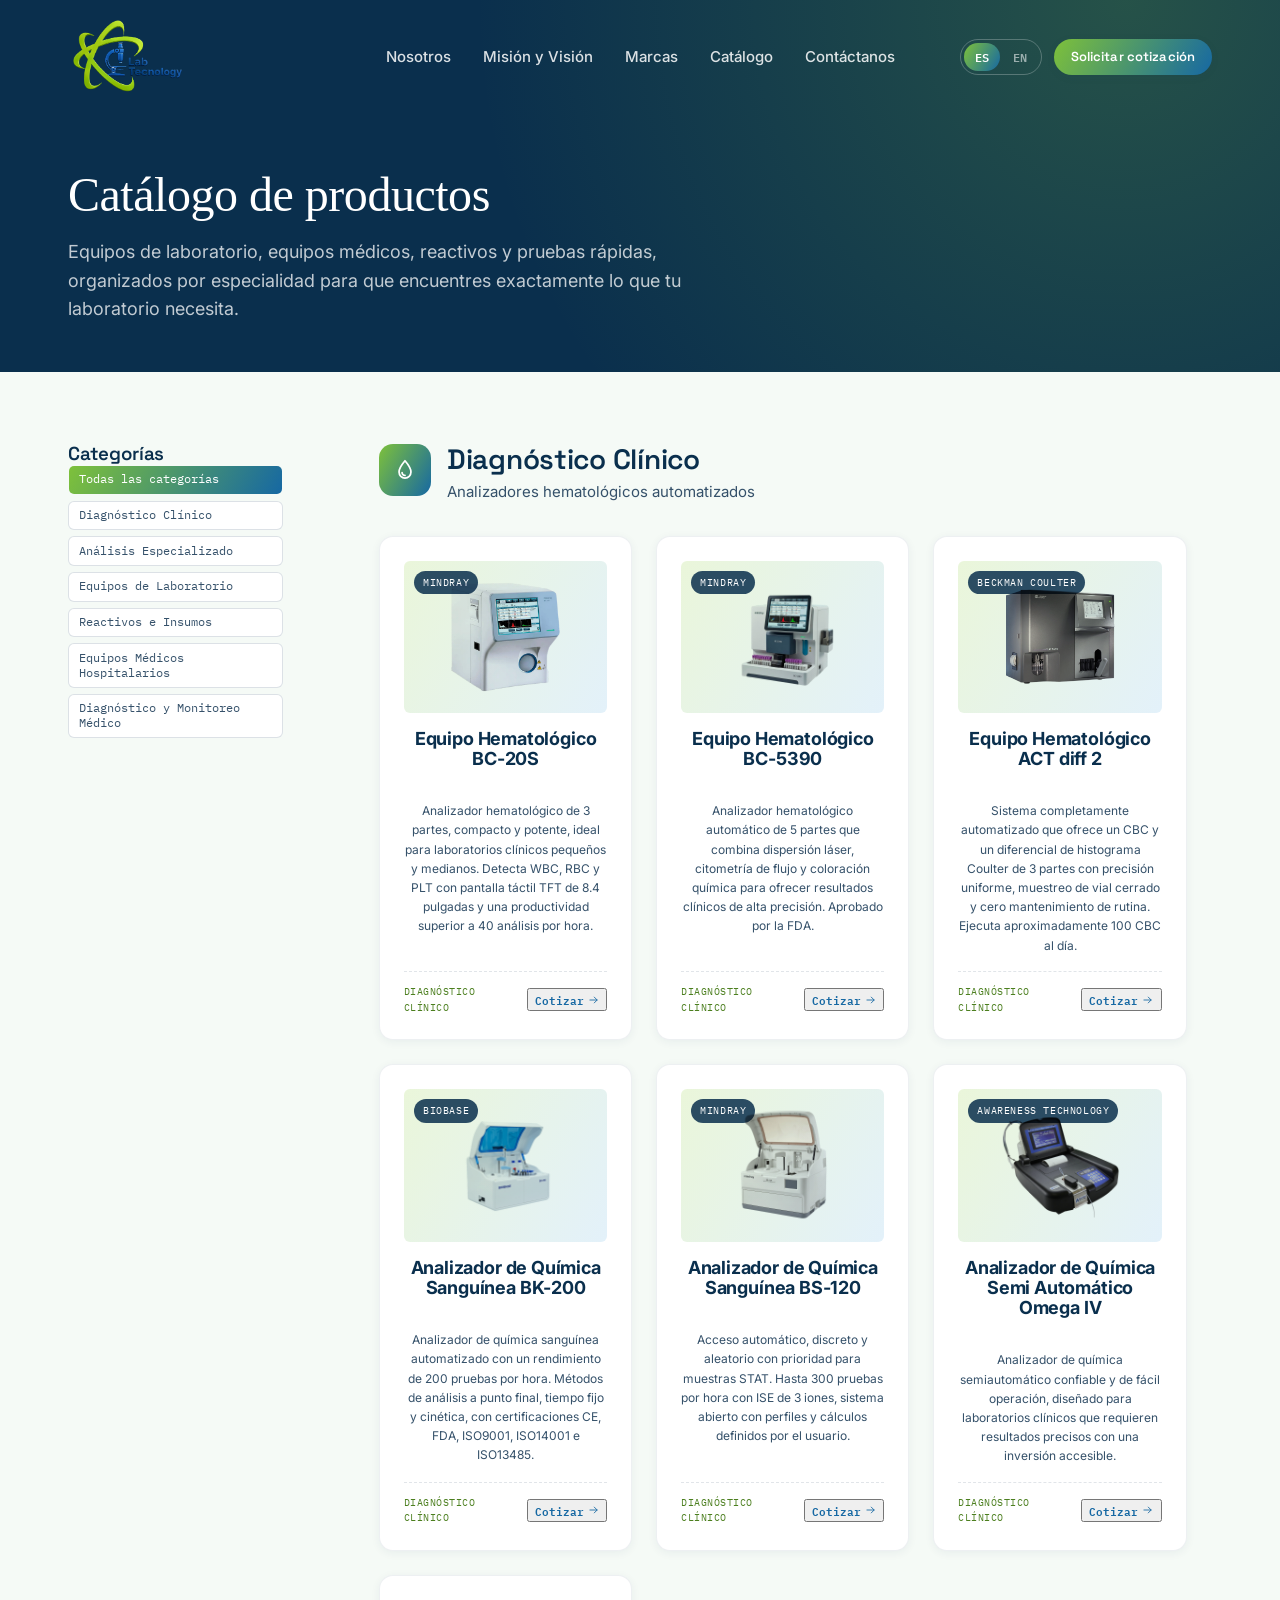
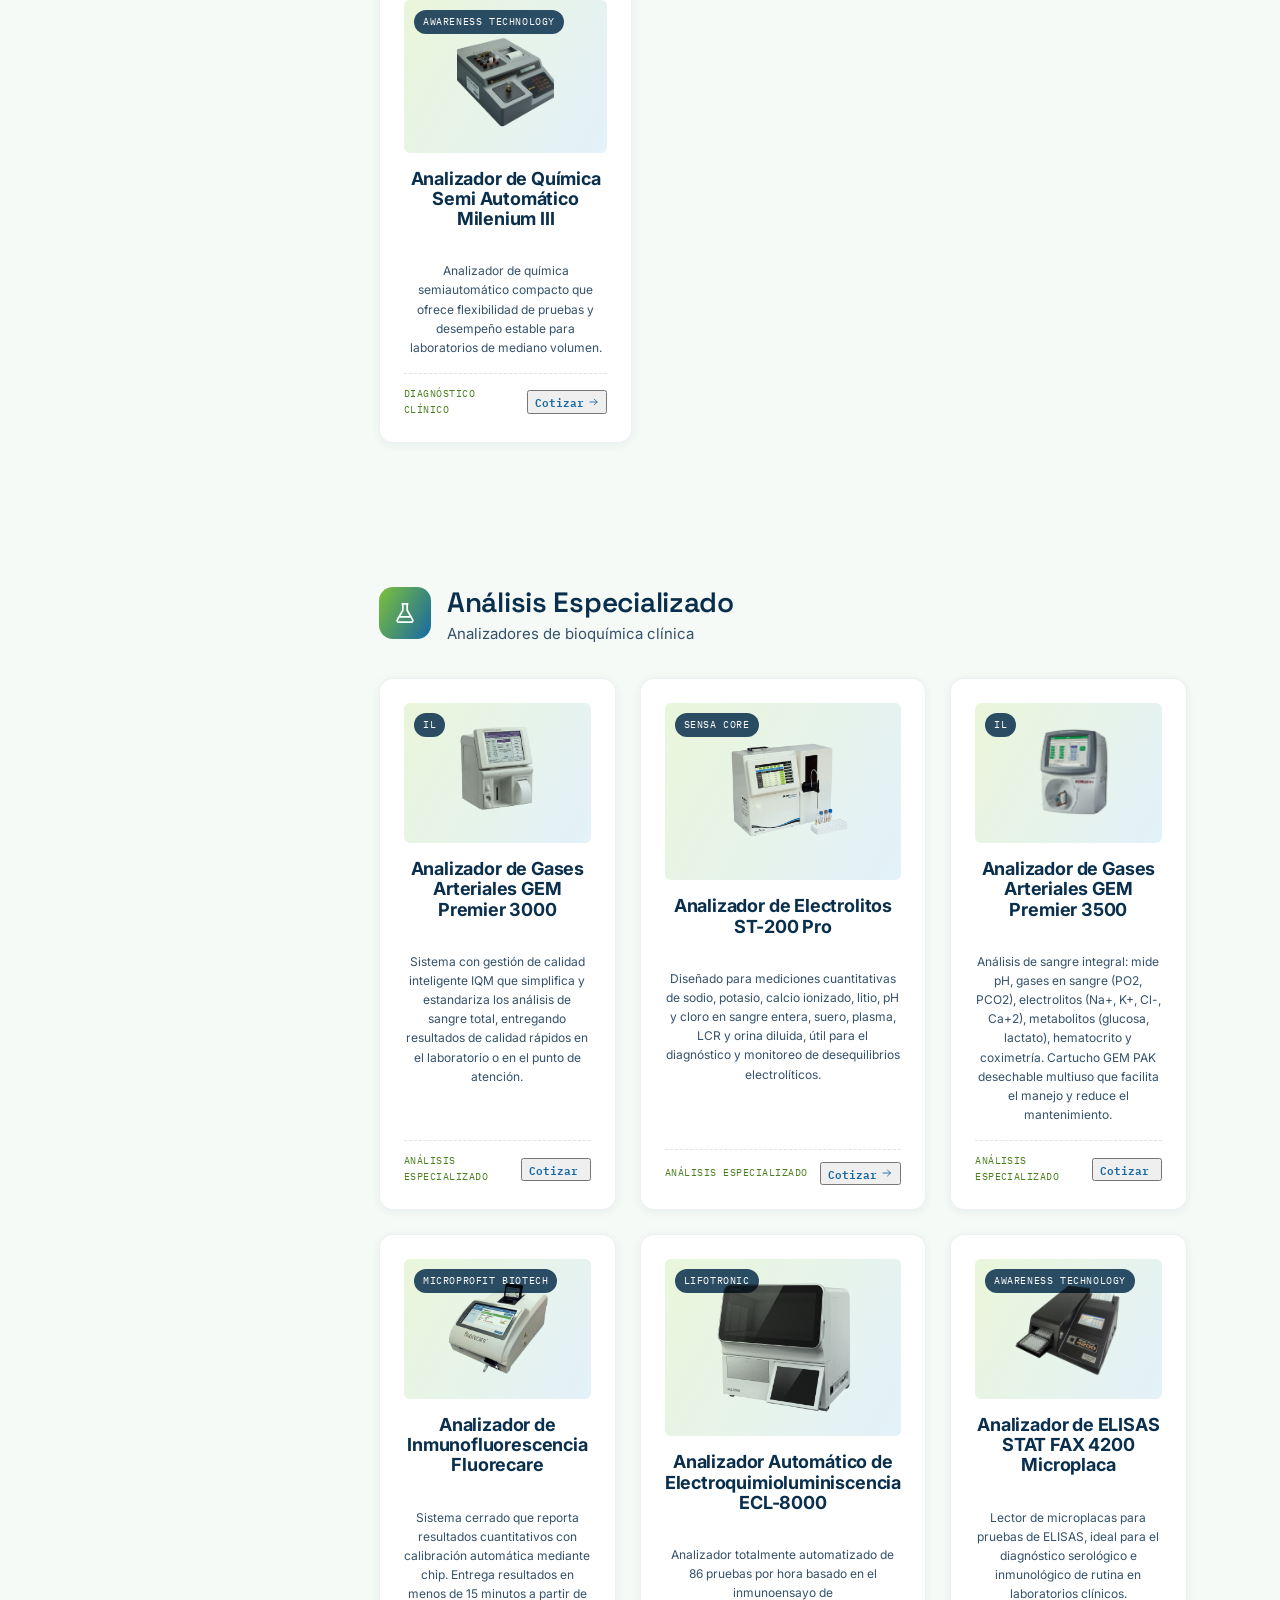
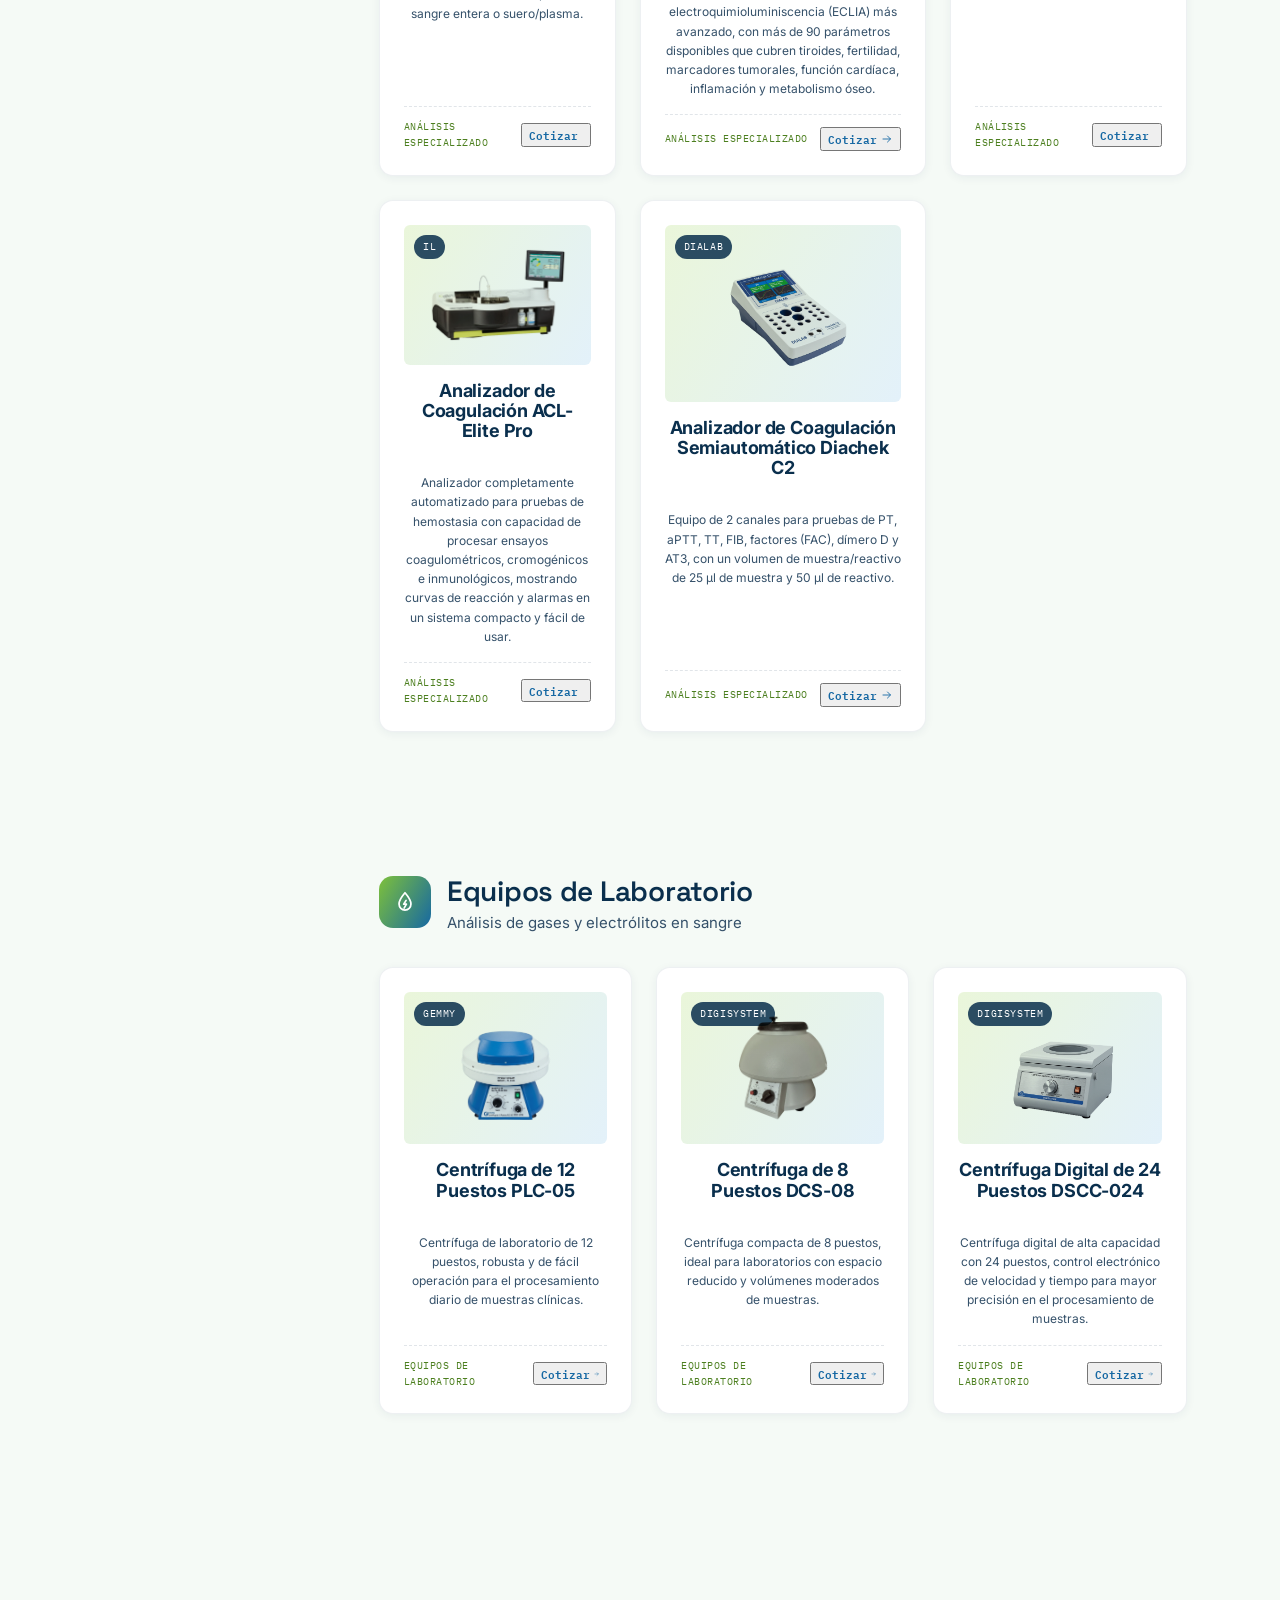
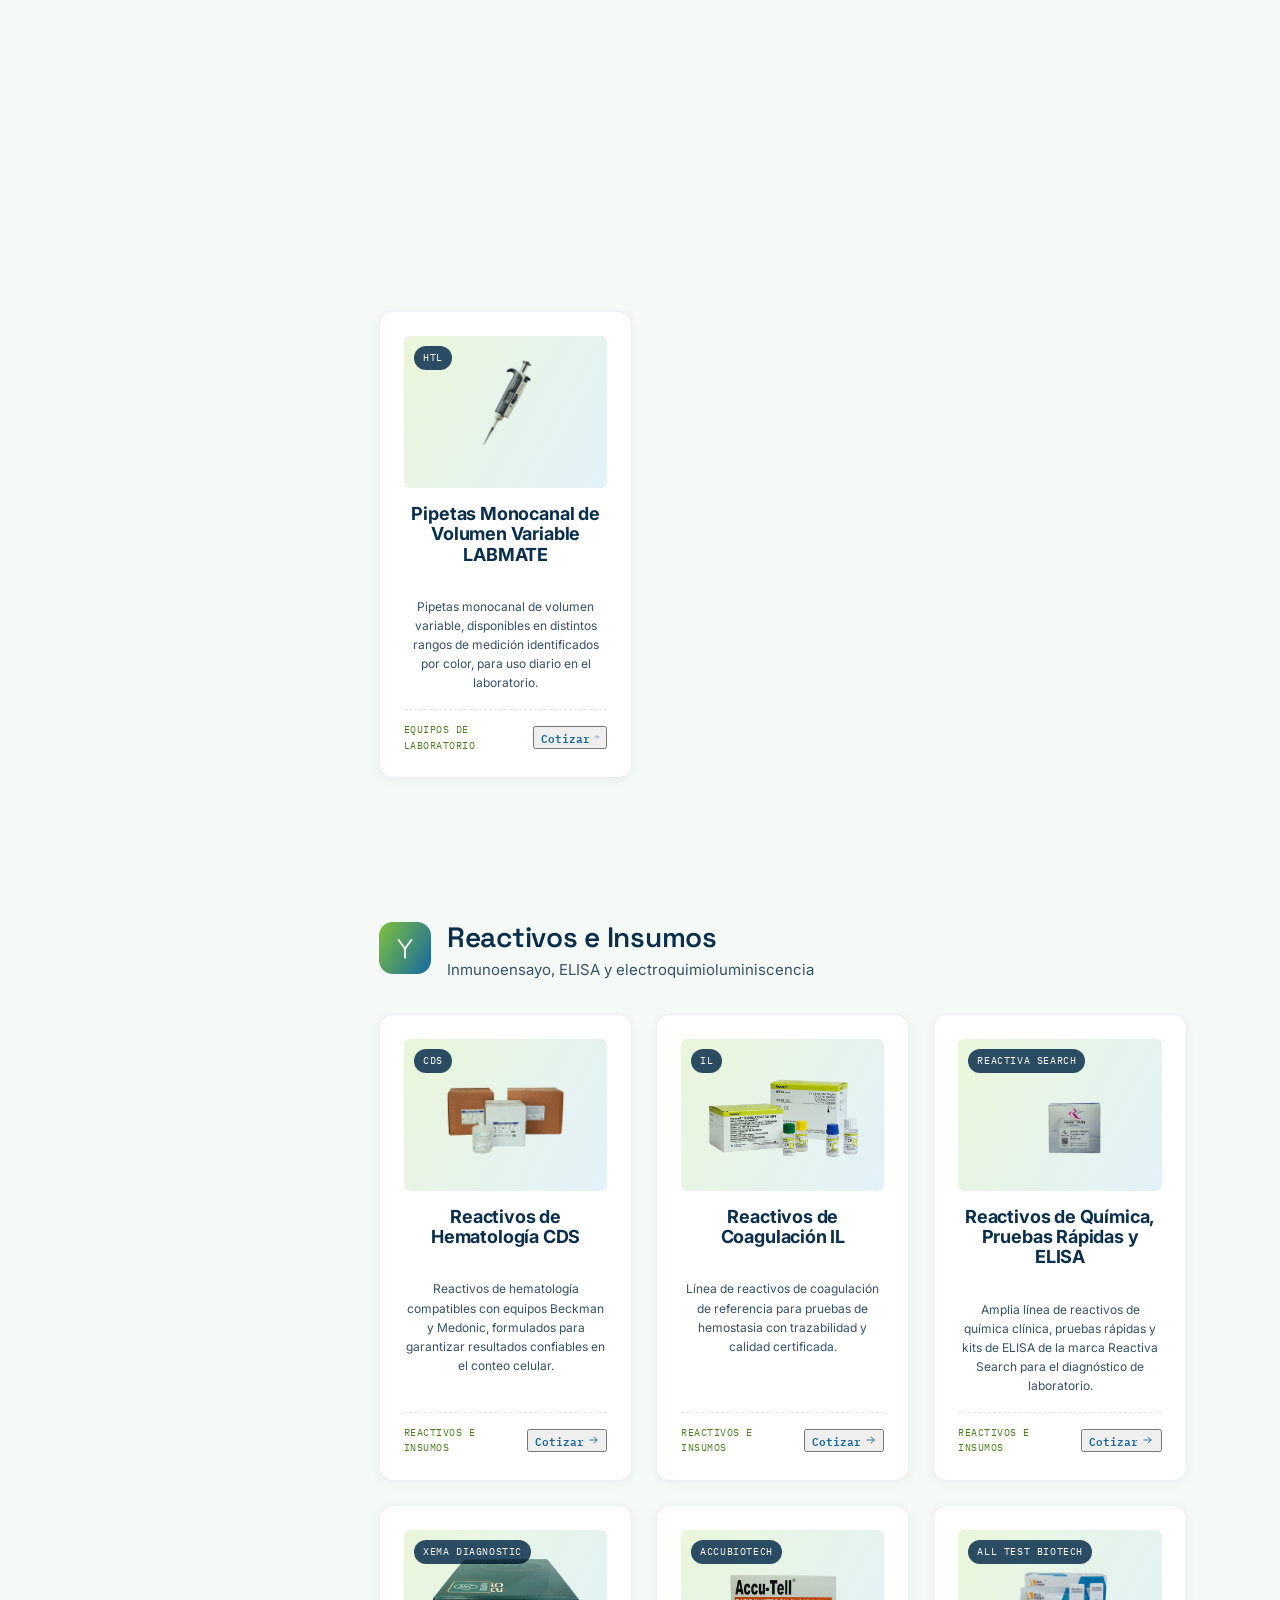
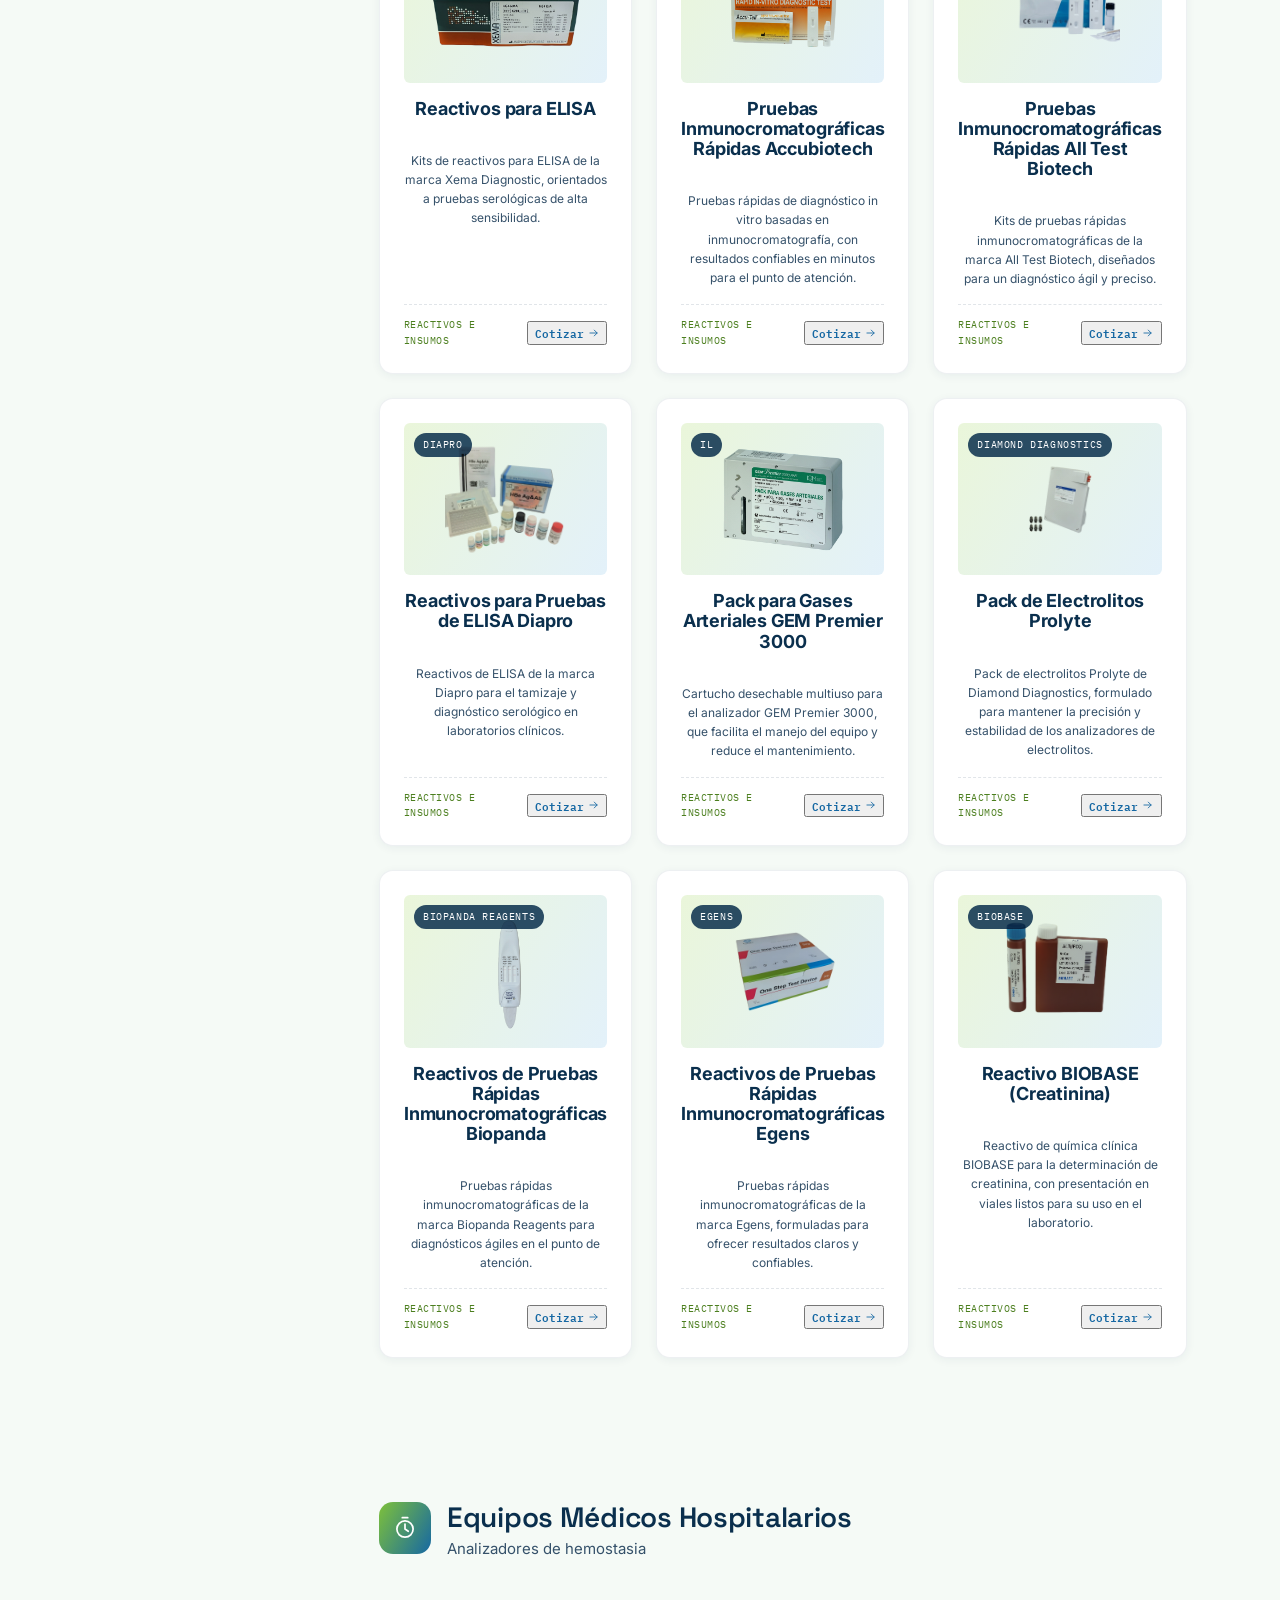
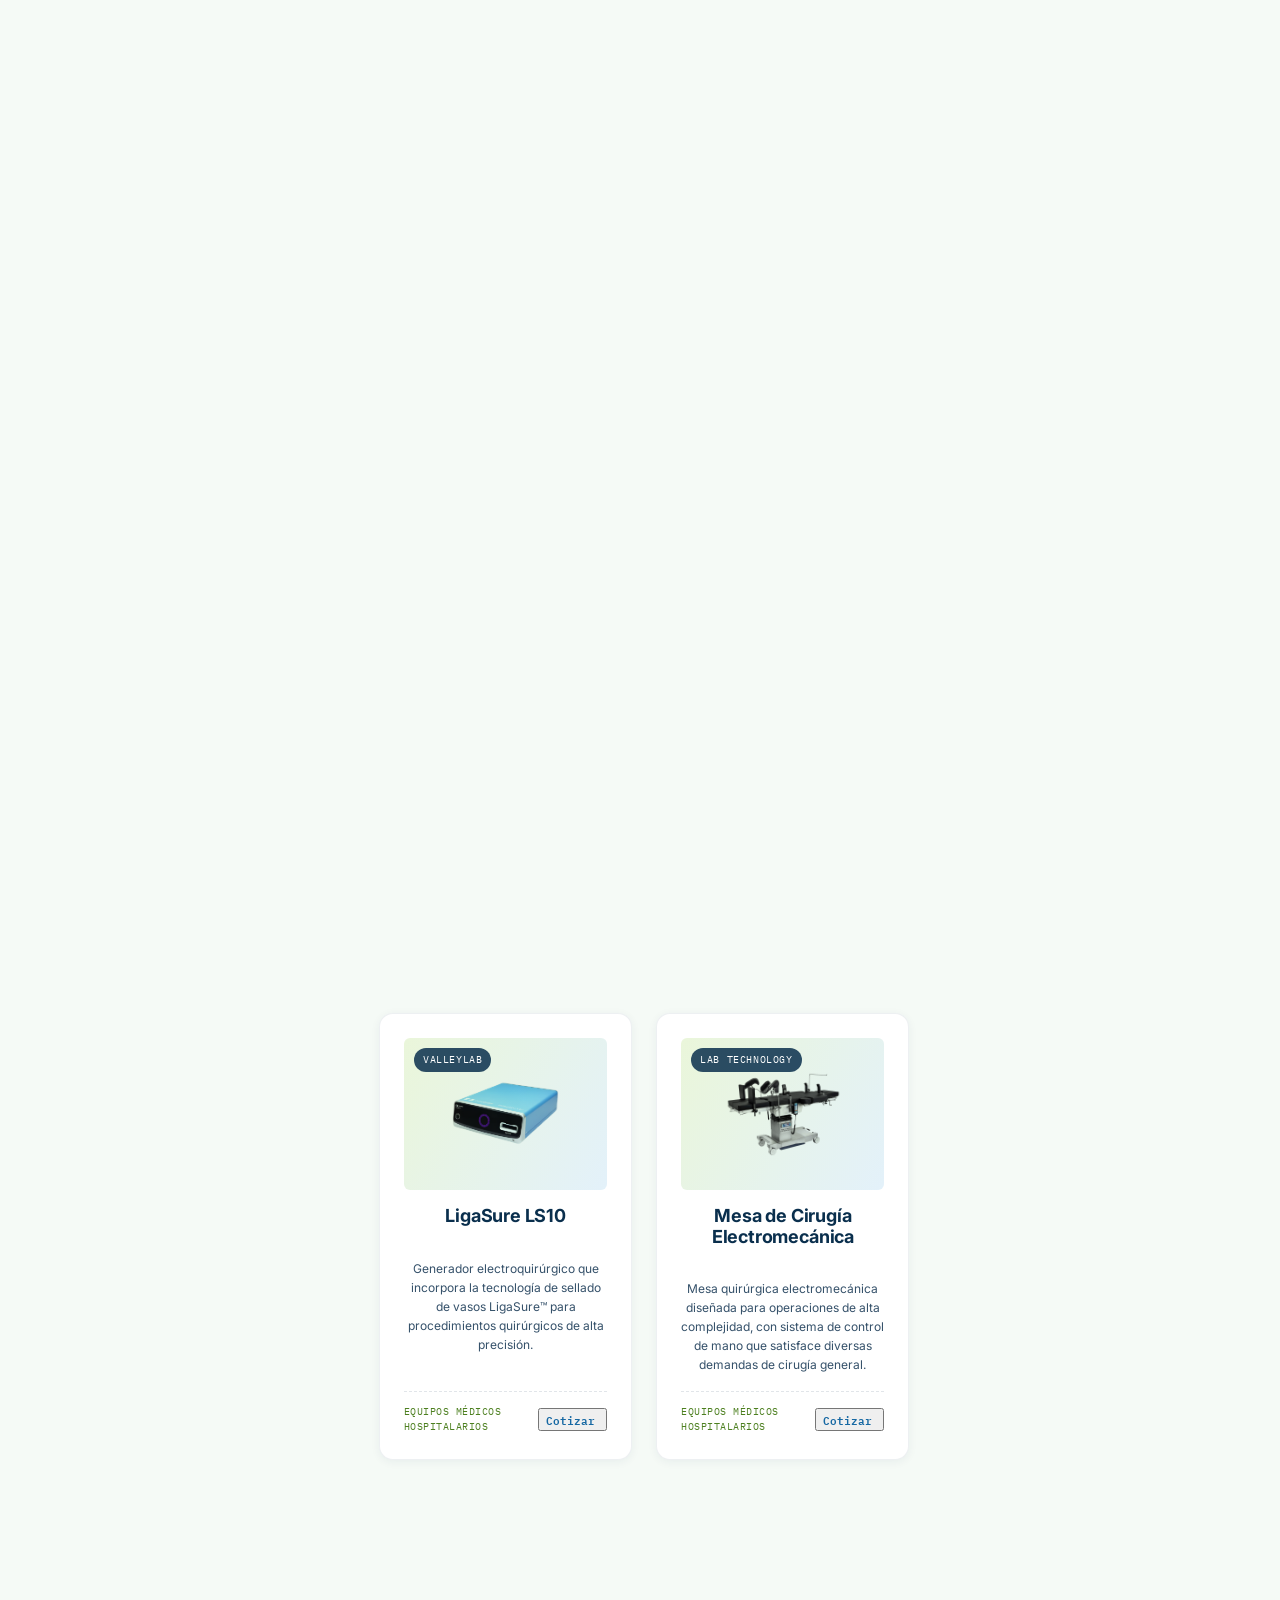
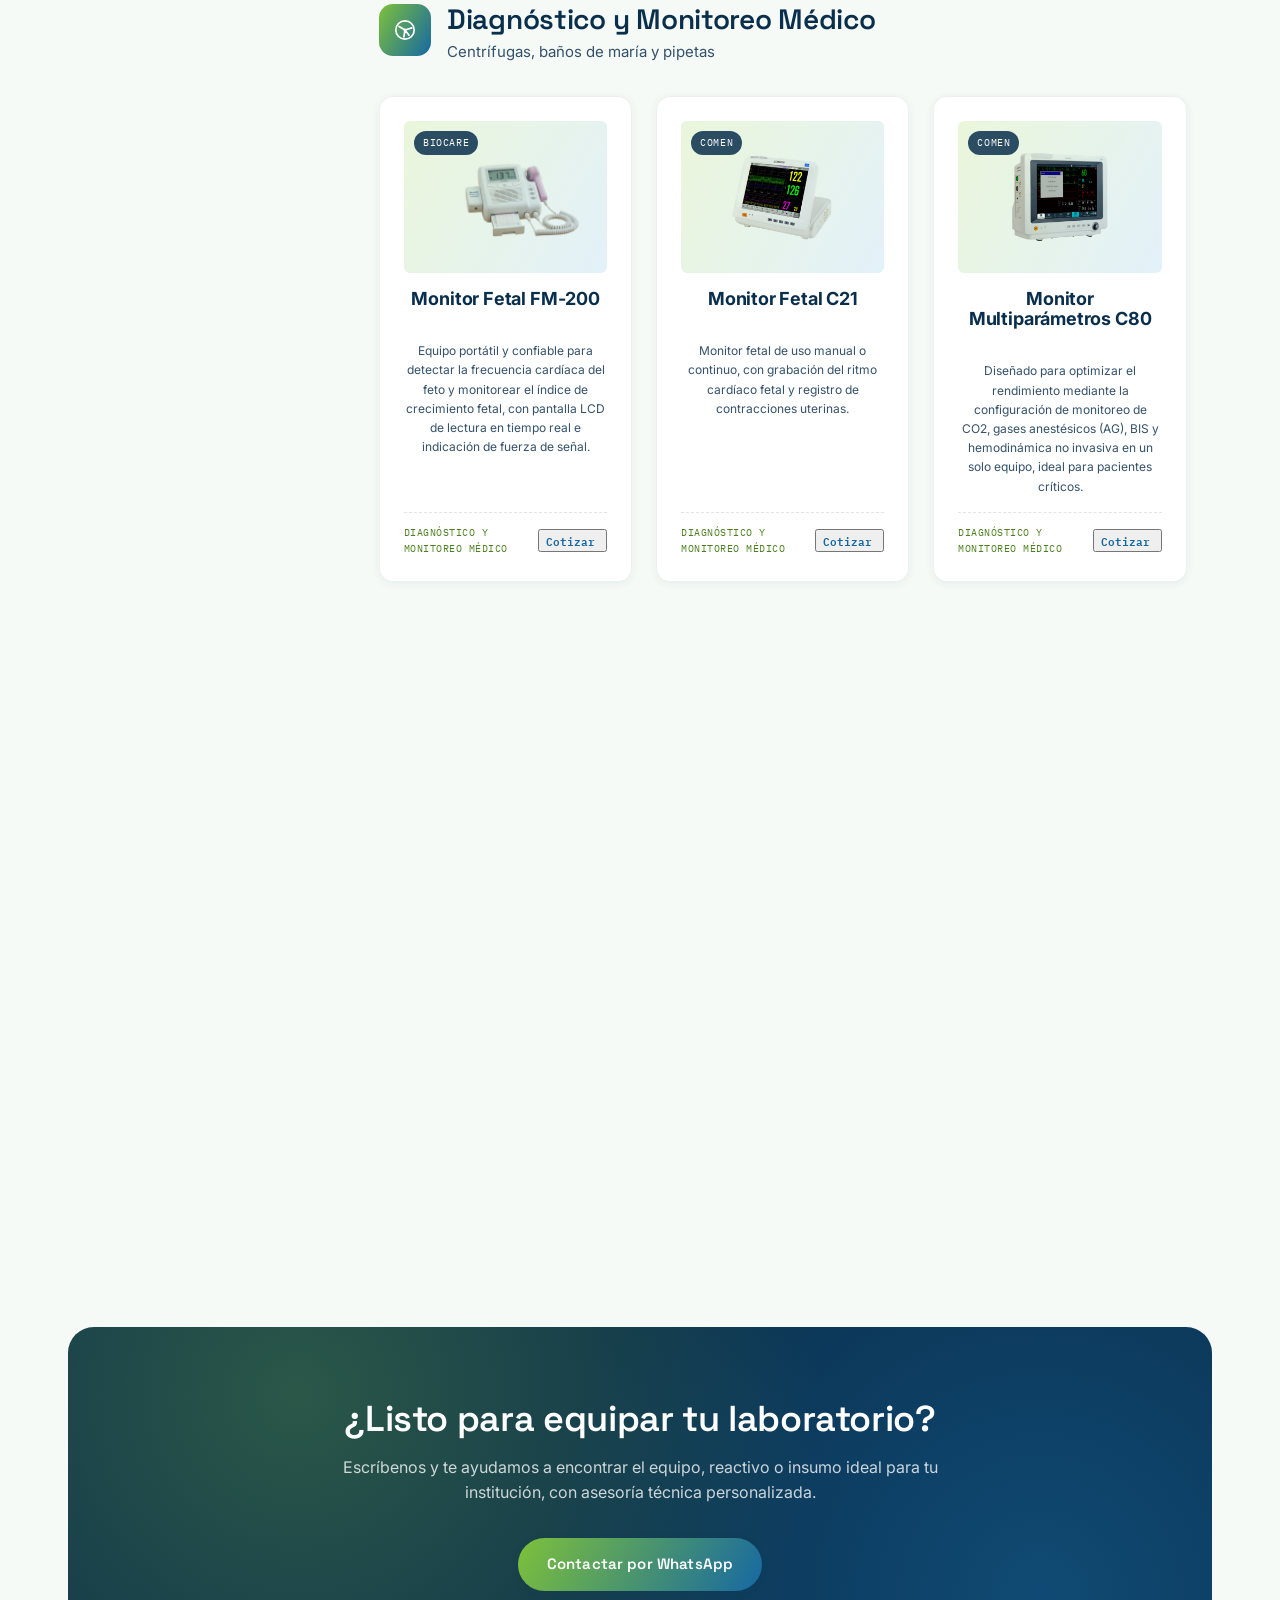
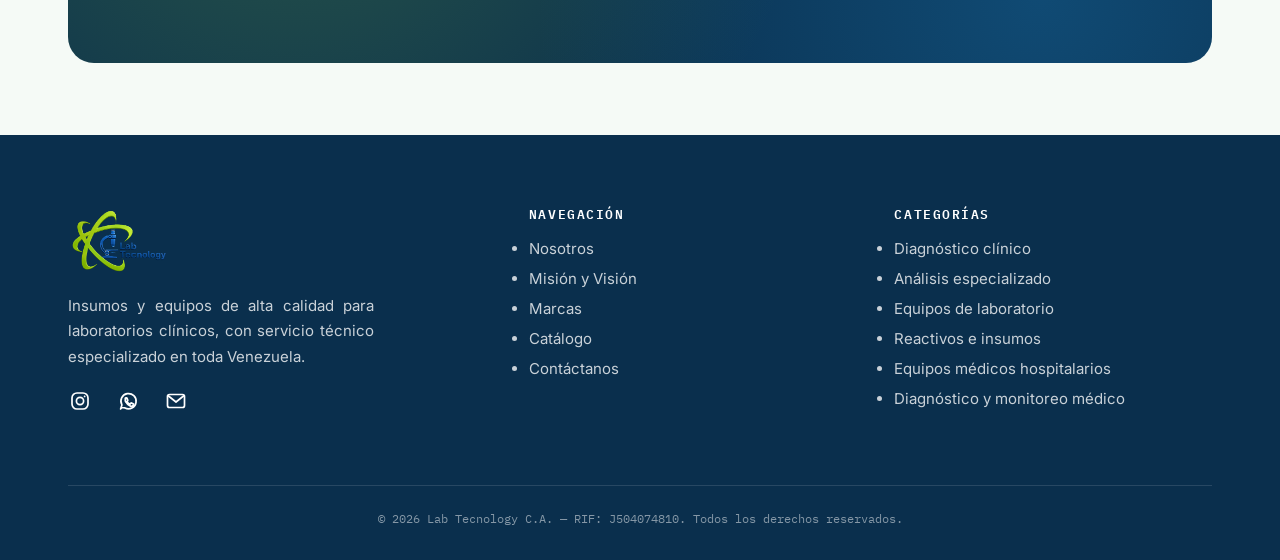
<file: site/catalogo.html>
<!DOCTYPE html>
<html lang="es">
<head>
<meta charset="UTF-8">
<meta name="viewport" content="width=device-width, initial-scale=1.0">
<title>Catálogo de Productos | Lab Technology C.A.</title>
<meta name="description" content="Explora el catálogo completo de equipos de laboratorio, reactivos y equipos médicos de Lab Technology C.A.: hematología, química sanguínea, gases arteriales, inmunoanálisis, coagulación y más.">
<meta name="keywords" content="catálogo equipos de laboratorio, analizador hematológico, analizador de química sanguínea, gases arteriales, reactivos ELISA, equipos médicos Venezuela">
<meta name="robots" content="index, follow">
<meta name="author" content="Lab Technology C.A.">
<link rel="canonical" href="https://www.labtechnology.com.ve/catalogo.html">

<meta property="og:type" content="website">
<meta property="og:site_name" content="Lab Technology C.A.">
<meta property="og:title" content="Catálogo de Productos | Lab Technology C.A.">
<meta property="og:description" content="Equipos de laboratorio, equipos médicos, reactivos y pruebas rápidas organizados por especialidad.">
<meta property="og:image" content="/assets/img/brand/marcas.png">
<meta property="og:locale" content="es_VE">
<meta name="twitter:card" content="summary_large_image">

<link rel="icon" href="assets/img/brand/favicon-32.png" sizes="32x32">
<link rel="icon" href="assets/img/brand/favicon-192.png" sizes="192x192">
<link rel="apple-touch-icon" href="assets/img/brand/favicon-180.png">

<link rel="preconnect" href="https://fonts.googleapis.com">
<link rel="preconnect" href="https://fonts.gstatic.com" crossorigin>
<link href="https://fonts.googleapis.com/css2?family=Space+Grotesk:wght@500;600;700&family=Inter:wght@400;500;600;700&family=IBM+Plex+Mono:wght@500;600&display=swap" rel="stylesheet">

<link rel="stylesheet" href="css/base.css">
<link rel="stylesheet" href="css/components.css">
<link rel="stylesheet" href="css/home.css">
<link rel="stylesheet" href="css/catalog.css">

<script type="application/ld+json">
{
  "@context": "https://schema.org",
  "@type": "BreadcrumbList",
  "itemListElement": [
    { "@type": "ListItem", "position": 1, "name": "Inicio", "item": "https://www.labtechnology.com.ve/" },
    { "@type": "ListItem", "position": 2, "name": "Catálogo", "item": "https://www.labtechnology.com.ve/catalogo.html" }
  ]
}
</script>
</head>
<body data-title-key="meta.title.catalog" data-desc-key="meta.desc.catalog">
<a class="skip-link" href="#main">Saltar al contenido</a>

<!-- Icon sprite -->
<svg xmlns="http://www.w3.org/2000/svg" style="display:none" aria-hidden="true">
  <defs>
    <symbol id="icon-menu" viewBox="0 0 24 24" fill="none" stroke="currentColor" stroke-width="1.8" stroke-linecap="round">
      <line x1="3" y1="6" x2="21" y2="6"/><line x1="3" y1="12" x2="21" y2="12"/><line x1="3" y1="18" x2="21" y2="18"/>
    </symbol>
    <symbol id="icon-close" viewBox="0 0 24 24" fill="none" stroke="currentColor" stroke-width="1.8" stroke-linecap="round">
      <line x1="5" y1="5" x2="19" y2="19"/><line x1="19" y1="5" x2="5" y2="19"/>
    </symbol>
    <symbol id="icon-arrow-right" viewBox="0 0 24 24" fill="none" stroke="currentColor" stroke-width="1.8" stroke-linecap="round" stroke-linejoin="round">
      <line x1="4" y1="12" x2="19" y2="12"/><polyline points="13 6 19 12 13 18"/>
    </symbol>
    <symbol id="icon-arrow-up" viewBox="0 0 24 24" fill="none" stroke="currentColor" stroke-width="1.8" stroke-linecap="round" stroke-linejoin="round">
      <line x1="12" y1="19" x2="12" y2="5"/><polyline points="6 11 12 5 18 11"/>
    </symbol>
    <symbol id="icon-phone" viewBox="0 0 24 24" fill="none" stroke="currentColor" stroke-width="1.7" stroke-linecap="round" stroke-linejoin="round">
      <path d="M6.5 3.5h3L11 8l-2 1.4a12 12 0 0 0 5.6 5.6L16 13l4.5 1.5v3a2 2 0 0 1-2.2 2A17 17 0 0 1 4.5 5.7a2 2 0 0 1 2-2.2Z"/>
    </symbol>
    <symbol id="icon-mail" viewBox="0 0 24 24" fill="none" stroke="currentColor" stroke-width="1.7" stroke-linecap="round" stroke-linejoin="round">
      <rect x="3.5" y="5.5" width="17" height="13" rx="2"/><path d="m4.5 7 7.5 6 7.5-6"/>
    </symbol>
    <symbol id="icon-instagram" viewBox="0 0 24 24" fill="none" stroke="currentColor" stroke-width="1.7">
      <rect x="4" y="4" width="16" height="16" rx="5"/><circle cx="12" cy="12" r="3.6"/><circle cx="16.6" cy="7.4" r="0.9" fill="currentColor" stroke="none"/>
    </symbol>
    <symbol id="icon-whatsapp" viewBox="0 0 24 24" fill="none" stroke="currentColor" stroke-width="1.7" stroke-linecap="round" stroke-linejoin="round">
      <path d="M6 18.5 4.6 20 5.9 15.9A7.6 7.6 0 1 1 9 18.9Z"/><path d="M9.2 9.3c.2-.5.5-.5.8-.5h.5c.2 0 .4 0 .6.5s.7 1.7.7 1.8 0 .3-.1.5c-.2.2-.3.3-.5.5s-.3.3-.1.6a6 6 0 0 0 2.6 2.3c.3.1.5.1.6-.1l.6-.8c.2-.2.4-.2.6-.1l1.6.8c.2.1.4.2.4.4s-.1 1-.5 1.4-1.4.9-2.5.5a8 8 0 0 1-4.5-3.9c-.5-.7-.9-1.6-.8-2.3.1-.7.5-1.1.7-1.3Z"/>
    </symbol>
    <symbol id="icon-hematologia" viewBox="0 0 24 24" fill="none" stroke="currentColor" stroke-width="1.6" stroke-linejoin="round" stroke-linecap="round">
      <path d="M12 3.5s5.5 6.4 5.5 10.4a5.5 5.5 0 0 1-11 0C6.5 9.9 12 3.5 12 3.5Z"/><path d="M9.3 14.3a2.7 2.7 0 0 0 2.7 2.7"/>
    </symbol>
    <symbol id="icon-quimica" viewBox="0 0 24 24" fill="none" stroke="currentColor" stroke-width="1.6" stroke-linejoin="round" stroke-linecap="round">
      <path d="M9.5 3.5h5M10 3.5v6l-4.8 8.3A1.6 1.6 0 0 0 6.6 20.5h10.8a1.6 1.6 0 0 0 1.4-2.7L14 9.5v-6"/><path d="M7.6 15.5h8.8"/>
    </symbol>
    <symbol id="icon-electrolitos" viewBox="0 0 24 24" fill="none" stroke="currentColor" stroke-width="1.6" stroke-linejoin="round" stroke-linecap="round">
      <path d="M12 3.5s5.5 6.4 5.5 10.4a5.5 5.5 0 0 1-11 0C6.5 9.9 12 3.5 12 3.5Z"/><polyline points="13 10.5 10.8 14 13.3 14 11.2 17.6"/>
    </symbol>
    <symbol id="icon-inmunoanalisis" viewBox="0 0 24 24" fill="none" stroke="currentColor" stroke-width="1.6" stroke-linejoin="round" stroke-linecap="round">
      <path d="M12 12.5V21M6 4.5l6 8 6-8"/><circle cx="12" cy="12.5" r="1.1" fill="currentColor" stroke="none"/>
    </symbol>
    <symbol id="icon-coagulacion" viewBox="0 0 24 24" fill="none" stroke="currentColor" stroke-width="1.6" stroke-linejoin="round" stroke-linecap="round">
      <circle cx="12" cy="13" r="7.5"/><path d="M12 8.5V13l3 2"/><path d="M9.5 2.5h5"/>
    </symbol>
    <symbol id="icon-auxiliares" viewBox="0 0 24 24" fill="none" stroke="currentColor" stroke-width="1.6" stroke-linejoin="round" stroke-linecap="round">
      <circle cx="12" cy="12" r="8.5"/><path d="M12 12 6.5 8.7M12 12l6.3-2M12 12l-1 6.4M12 12l3.7 4.8"/><circle cx="12" cy="12" r="1.4" fill="currentColor" stroke="none"/>
    </symbol>
    <symbol id="icon-reactivos" viewBox="0 0 24 24" fill="none" stroke="currentColor" stroke-width="1.6" stroke-linejoin="round" stroke-linecap="round">
      <rect x="4" y="4" width="6" height="16" rx="1.4"/><rect x="14" y="8" width="6" height="12" rx="1.4"/><line x1="4" y1="9.5" x2="10" y2="9.5"/><line x1="14" y1="12.5" x2="20" y2="12.5"/>
    </symbol>
    <symbol id="icon-quirofano" viewBox="0 0 24 24" fill="none" stroke="currentColor" stroke-width="1.6" stroke-linejoin="round" stroke-linecap="round">
      <path d="M3 12.5h4l2-4 3 8 2-6 1.5 2.5H21"/>
    </symbol>
    <symbol id="icon-obstetricia" viewBox="0 0 24 24" fill="none" stroke="currentColor" stroke-width="1.6" stroke-linejoin="round" stroke-linecap="round">
      <circle cx="12" cy="7" r="3.4"/><path d="M7 20.5c0-3.9 2.2-6.3 5-6.3s5 2.4 5 6.3"/>
    </symbol>
    <symbol id="icon-flask-plus" viewBox="0 0 24 24" fill="none" stroke="currentColor" stroke-width="1.6" stroke-linejoin="round" stroke-linecap="round">
      <path d="M9.5 3.5h5M10 3.5v6l-4.8 8.3A1.6 1.6 0 0 0 6.6 20.5h10.8a1.6 1.6 0 0 0 1.4-2.7L14 9.5v-6"/>
    </symbol>
  </defs>
</svg>

<!-- Header -->
<header class="site-header site-header--on-dark">
  <div class="container">
    <a class="brand" href="index.html">
      <img src="assets/img/brand/logo1.png" alt="Lab Technology C.A." width="72" height="53">
    </a>
    <button class="nav-toggle" aria-expanded="false" aria-controls="site-nav" data-i18n-attr="aria-label:nav.toggle">
      <svg><use href="#icon-menu"></use></svg>
    </button>

    <nav class="nav" id="site-nav">
      <ul class="nav__list">
        <li><a href="index.html#nosotros" data-i18n="nav.about">Nosotros</a></li>
        <li><a href="index.html#mision" data-i18n="nav.mission">Misión y Visión</a></li>
        <li><a href="index.html#marcas" data-i18n="nav.brands">Marcas</a></li>
        <li><a href="catalogo.html" data-i18n="nav.catalog">Catálogo</a></li>
        <li><a href="index.html#contacto" data-i18n="nav.contact">Contáctanos</a></li>
      </ul>
      <div class="nav__actions">
        <div class="lang-switch" role="group" aria-label="Language switch">
          <button type="button" data-lang="es" aria-pressed="true">ES</button>
          <button type="button" data-lang="en" aria-pressed="false">EN</button>
        </div>
        
        <a class="btn btn--primary btn--sm" href="index.html#contacto" data-i18n="nav.cta">Solicitar cotización</a>
      </div>
    </nav>
  </div>
</header>

<main id="main">
  <section class="cat-hero">
    <div class="container">
      <h1 data-i18n="catalog.title">Catálogo de productos</h1>
      <p data-i18n="catalog.subtitle">Equipos de laboratorio, equipos médicos, reactivos y pruebas rápidas, organizados por especialidad para que encuentres exactamente lo que tu laboratorio necesita.</p>
    </div>
  </section>

  <div class="cat-layout container">
    <aside class="cat-sidebar">
      <h3 class="cat-sidebar__title">Categorías</h3>
      <div class="filter-bar">
        <div class="filter-bar__inner" id="filter-bar" role="group" aria-label="Filtrar por categoría"></div>
      </div>
    </aside>

    <div class="cat-content">
      <div id="catalog-sections"></div>
      
      <p class="no-results" id="no-results" data-i18n="catalog.noresults">No se encontraron productos en esta categoría.</p>
    </div>
  </div>

  <section class="section section--tight">
    <div class="container">
      <div class="cta-banner" data-reveal>
        <div class="cta-banner__inner">
          <h2 data-i18n="cta.title">¿Listo para equipar tu laboratorio?</h2>
          <p data-i18n="cta.text">Escríbenos y te ayudamos a encontrar el equipo, reactivo o insumo ideal para tu institución, con asesoría técnica personalizada.</p>
          <div class="cta-banner__actions">
            <a class="btn btn--primary" href="https://wa.me/584122542185?text=Hola,%20quisiera%20mas%20informaci%C3%B3n%20sobre%20los%20equipos%20medicos" target="_blank" rel="noopener" data-i18n="cta.action2">Contactar por WhatsApp</a>
          </div>
        </div>
      </div>
    </div>
  </section>
</main>

<!-- Footer -->
<footer class="site-footer">
  <div class="container">
    <div class="footer-grid">
      <div class="footer-brand">
        <img src="assets/img/brand/logo1.png" alt="Lab Technology C.A." width="72" height="53">
        <p data-i18n="footer.tagline">Insumos y equipos de alta calidad para laboratorios clínicos, con servicio técnico especializado en toda Venezuela.</p>
        <div class="social-row" style="margin-top:1.25rem">
          <a href="https://instagram.com/labtechnologyca" target="_blank" rel="noopener" aria-label="Instagram"><svg><use href="#icon-instagram"></use></svg></a>
          <a href="https://wa.me/584122542185" target="_blank" rel="noopener" aria-label="WhatsApp"><svg><use href="#icon-whatsapp"></use></svg></a>
          <a href="mailto:labtecnology@gmail.com" aria-label="Email"><svg><use href="#icon-mail"></use></svg></a>
        </div>
      </div>
      <div class="footer-col">
        <h4 data-i18n="footer.nav.title">Navegación</h4>
        <ul>
          <li><a href="index.html#nosotros" data-i18n="nav.about">Nosotros</a></li>
          <li><a href="index.html#mision" data-i18n="nav.mission">Misión y Visión</a></li>
          <li><a href="index.html#marcas" data-i18n="nav.brands">Marcas</a></li>
          <li><a href="catalogo.html" data-i18n="nav.catalog">Catálogo</a></li>
          <li><a href="index.html#contacto" data-i18n="nav.contact">Contáctanos</a></li>
        </ul>
      </div>
      <div class="footer-col">
        <h4 data-i18n="footer.cat.title">Categorías</h4>
        <ul>
        <li><a href="catalogo.html#cat-diagnostico" data-i18n="cat.diagnostico.name">Diagnóstico Clínico</a></li>
          <li><a href="catalogo.html#cat-especializado" data-i18n="cat.especializado.name">Análisis Especializado</a></li>
          <li><a href="catalogo.html#cat-laboratorio" data-i18n="cat.laboratorio.name">Equipos de Laboratorio</a></li>
          <li><a href="catalogo.html#cat-reactivos-insumos" data-i18n="cat.reactivosinsumos.name">Reactivos e Insumos</a></li>
          <li><a href="catalogo.html#cat-hospitalarios" data-i18n="cat.hospitalarios.name">Equipos Médicos Hospitalarios</a></li>
          <li><a href="catalogo.html#cat-monitoreo" data-i18n="cat.monitoreo.name">Diagnóstico y Monitoreo Médico</a></li>
        </ul>
      </div>
    </div>
    <div class="footer-bottom">
      <span data-i18n="footer.rights">© 2026 Lab Tecnology C.A. — RIF: J504074810. Todos los derechos reservados.</span>
    </div>
  </div>
</footer>

<!-- Quote modal -->
<div class="modal" id="quote-modal" role="dialog" aria-modal="true" aria-labelledby="modal-title-el" data-modal-dismiss>
  <div class="modal__panel">
    <button class="modal__close" data-modal-dismiss data-i18n-attr="aria-label:modal.close">
      <svg data-modal-dismiss><use href="#icon-close"></use></svg>
    </button>

    <span class="modal__brand" data-modal-brand>Marca</span>
    <h3 id="modal-title-el" data-modal-title>Producto</h3>
    <p data-modal-desc>Descripción</p>
    <ul class="modal__features" data-modal-features></ul>
    <a class="btn btn--primary" id="modal-whatsapp-btn" href="https://wa.me/584122542185" target="_blank" rel="noopener" data-i18n="modal.quote.cta">Solicitar cotización</a>
  </div>
</div>

<button class="back-to-top" data-i18n-attr="aria-label:backtotop.label">
  <svg><use href="#icon-arrow-up"></use></svg>
</button>

<script src="js/i18n.js"></script>
<script src="js/main.js"></script>
<script src="js/catalog.js"></script>
</body>
</html>
</file>
<file: css/base.css>
/* ==========================================================================
   Lab Tecnology C.A. — Design Tokens & Base
   ========================================================================== */

:root {
  --c-white: #ffffff;
  --c-paper: #f5faf6;
  --c-paper-deep: #eaf3ea;
  --c-ink: #0a2338;
  --c-ink-soft: #35516a;

  --c-blue-900: #0a2f4d;
  --c-blue-800: #0d3a5f;
  --c-blue-700: #114f7f;
  --c-blue-600: #1668a3;
  --c-blue-500: #1c84c6;
  --c-blue-100: #e3f1fa;

  --c-green-700: #4c7f1f;
  --c-green-600: #62a12a;
  --c-green-500: #7ec13a;
  --c-green-400: #9ad35c;
  --c-green-100: #eaf6da;

  --grad-atom: linear-gradient(120deg, var(--c-green-500) 0%, var(--c-blue-600) 100%);
  --grad-atom-soft: linear-gradient(120deg, var(--c-green-100) 0%, var(--c-blue-100) 100%);

  /* Typography System */
  --font-display: "Space Grotesk", "Inter", sans-serif;
  --font-body: "Inter", "Helvetica Neue", Arial, sans-serif;
  --font-mono: "IBM Plex Mono", "SFMono-Regular", Menlo, monospace;

  /* Scale */
  --fs-2xs: 0.72rem;
  --fs-xs: 0.8125rem;
  --fs-sm: 0.9375rem;
  --fs-base: 1rem;
  --fs-md: 1.125rem;
  --fs-lg: 1.375rem;
  --fs-xl: 1.75rem;
  --fs-2xl: 2.25rem;
  --fs-3xl: 3rem;
  --fs-4xl: 3.9rem;

  /* Spacing */
  --sp-1: 0.25rem;
  --sp-2: 0.5rem;
  --sp-3: 0.75rem;
  --sp-4: 1rem;
  --sp-5: 1.5rem;
  --sp-6: 2rem;
  --sp-7: 3rem;
  --sp-8: 4.5rem;
  --sp-9: 6.5rem;

  /* Layout */
  --max-w: 1240px;
  --radius-sm: 6px;
  --radius-md: 14px;
  --radius-lg: 26px;
  --radius-pill: 100px;

  --shadow-sm: 0 2px 10px rgba(10, 47, 77, 0.06);
  --shadow-md: 0 14px 34px rgba(10, 47, 77, 0.1);
  --shadow-lg: 0 26px 60px rgba(10, 47, 77, 0.16);

  --ease-out: cubic-bezier(0.16, 1, 0.3, 1);
  --dur-fast: 0.22s;
  --dur-med: 0.5s;
  --dur-slow: 0.9s;
}

/* Reset ------------------------------------------------------------------ */
*, *::before, *::after { box-sizing: border-box; }
html { scroll-behavior: smooth; }

@media (prefers-reduced-motion: reduce) {
  html { scroll-behavior: auto; }
  *, *::before, *::after {
    animation-duration: 0.01ms !important;
    animation-iteration-count: 1 !important;
    transition-duration: 0.01ms !important;
    scroll-behavior: auto !important;
  }
}

body, h1, h2, h3, h4, h5, h6, p, figure, blockquote, dl, dd { margin: 0; }
ul[class], ol[class] { list-style: none; margin: 0; padding: 0; }
img, picture, svg { display: block; max-width: 100%; }
input, button, textarea, select { font: inherit; color: inherit; }
button { cursor: pointer; }
a { color: inherit; text-decoration: none; }

/* Global Typography Application ------------------------------------------ */
body {
  font-family: var(--font-body);
  background: var(--c-paper);
  color: var(--c-ink);
  font-size: var(--fs-base);
  line-height: 1.6;
  -webkit-font-smoothing: antialiased;
  overflow-x: hidden;
}

/* Todos los encabezados heredan Space Grotesk */
h1, h2, h3, h4, h5, h6 {
  font-family: var(--font-display);
  color: var(--c-blue-900);
  line-height: 1.12;
  letter-spacing: -0.01em;
  font-weight: 600;
}

/* Clases de utilidad para IBM Plex Mono */
.eyebrow,
.num,
.label-mono {
  font-family: var(--font-mono);
}

::selection { background: var(--c-green-400); color: var(--c-blue-900); }

:focus-visible {
  outline: 3px solid var(--c-blue-500);
  outline-offset: 3px;
  border-radius: 4px;
}

.container {
  width: 100%;
  max-width: var(--max-w);
  margin-inline: auto;
  padding-inline: var(--sp-5);
}

@media (min-width: 900px) {
  .container { padding-inline: var(--sp-7); }
}

.visually-hidden {
  position: absolute !important;
  width: 1px; height: 1px;
  padding: 0; margin: -1px;
  overflow: hidden;
  clip: rect(0,0,0,0);
  white-space: nowrap; border: 0;
}

.skip-link {
  position: absolute;
  top: -100px;
  left: var(--sp-4);
  background: var(--c-blue-900);
  color: var(--c-white);
  padding: var(--sp-3) var(--sp-5);
  border-radius: var(--radius-sm);
  z-index: 999;
  transition: top var(--dur-fast) var(--ease-out);
}
.skip-link:focus { top: var(--sp-4); }
</file>
<file: css/components.css>
/* ==========================================================================
   Components — Lab Tecnology C.A.
   ========================================================================== */

/* Buttons ------------------------------------------------------------ */
.btn {
  display: inline-flex;
  align-items: center;
  gap: var(--sp-2);
  padding: 0.95em 1.9em;
  border-radius: var(--radius-pill);
  font-family: var(--font-body); 
  font-weight: 600;
  font-size: var(--fs-sm);
  letter-spacing: 0.01em;
  border: 1.5px solid transparent;
  transition: transform var(--dur-fast) var(--ease-out),
              box-shadow var(--dur-fast) var(--ease-out),
              background var(--dur-fast) var(--ease-out),
              border-color var(--dur-fast) var(--ease-out),
              color var(--dur-fast) var(--ease-out);
  white-space: nowrap;
}
.btn:hover { transform: translateY(-2px); }
.btn:active { transform: translateY(0); }

.btn--primary {
  background: var(--grad-atom);
  color: var(--c-white);
  box-shadow: var(--shadow-sm);
  overflow: hidden !important; 
  border: none !important; 
  background-clip: padding-box !important;
}
.btn--primary:hover { box-shadow: var(--shadow-md); }

.btn--ghost {
  background: transparent;
  border-color: rgba(10, 47, 77, 0.18);
  color: var(--c-blue-900);
}
.btn--ghost:hover { border-color: var(--c-blue-600); background: var(--c-blue-100); }

.btn--ghost-invert {
  background: rgba(255,255,255,0.08);
  border-color: rgba(255,255,255,0.35);
  color: var(--c-white);
  backdrop-filter: blur(6px);
}
.btn--ghost-invert:hover { background: rgba(255,255,255,0.18); border-color: var(--c-white); }

.btn--sm { padding: 0.6em 1.3em; font-size: var(--fs-xs); }

/* Eyebrow / kicker --------------------------------------------------- */
.eyebrow {
  display: inline-flex;
  align-items: center;
  gap: 0.55em;
  font-size: var(--fs-2xs);
  letter-spacing: 0.16em;
  text-transform: uppercase;
  color: var(--c-green-700);
  font-weight: 600;
}
.eyebrow::before {
  content: "";
  width: 7px; height: 7px;
  border-radius: 50%;
  background: var(--c-green-500);
  box-shadow: 0 0 0 4px var(--c-green-100);
}

/* Section header ------------------------------------------------------ */
.section-head {
  max-width: 640px;
  margin-bottom: var(--sp-7);
}
.section-head h2 {
  font-size: clamp(1.7rem, 3.4vw, var(--fs-2xl));
  margin-top: var(--sp-3);
}
.section-head p {
  margin-top: var(--sp-4);
  color: var(--c-ink-soft);
  font-size: var(--fs-md);
}
.section-head.center { margin-inline: auto; text-align: center; }

.section {
  padding-block: var(--sp-9);
  position: relative;
}
.section--tight { padding-block: var(--sp-8); }
.section--paper { background: var(--c-paper); }
.section--deep {
  background: var(--c-blue-900);
  color: var(--c-white);
}
.section--deep h2, .section--deep h3 { color: var(--c-white); }
.section--panel {
  background: var(--c-white);
  border-top: 1px solid rgba(10,47,77,0.06);
  border-bottom: 1px solid rgba(10,47,77,0.06);
}

/* Header / Nav ---------------------------------------------------------- */
.site-header {
  position: fixed;
  inset-inline: 0;
  top: 0;
  z-index: 500;
  padding-block: var(--sp-4);
  transition: background var(--dur-med) var(--ease-out), box-shadow var(--dur-med) var(--ease-out), padding var(--dur-med) var(--ease-out);
}
.site-header .container {
  display: flex;
  align-items: center;
  justify-content: space-between;
  gap: var(--sp-5);
  position: relative;
  z-index: 2;
}
.site-header::before {
  content: "";
  position: absolute;
  inset: 0;
  background: rgba(245, 250, 246, 0.72);
  backdrop-filter: blur(14px) saturate(1.4);
  -webkit-backdrop-filter: blur(14px) saturate(1.4);
  opacity: 0;
  transition: opacity var(--dur-med) var(--ease-out);
  border-bottom: 1px solid transparent;
  z-index: 1;
}
.site-header.is-scrolled::before {
  opacity: 1;
  border-bottom-color: rgba(10,47,77,0.08);
}
.site-header.is-scrolled { box-shadow: var(--shadow-sm); padding-block: var(--sp-3); }

.site-header a:not(.btn) { 
  color: var(--c-blue-900);
  transition: color var(--dur-fast) var(--ease-out);
}

.site-header a:not(.btn):hover {
  color: var(--c-green-700);
}

.site-header--on-dark:not(.is-scrolled) a:not(.btn) {
  color: rgba(255, 255, 255, 0.85);
}

.site-header--on-dark:not(.is-scrolled) a:not(.btn):hover {
  color: var(--c-green-400); 
}

.brand {
  display: inline-flex;
  align-items: center;
  gap: 0.6rem;
  position: relative;
  z-index: 1;
}
.brand img { 
  height: 82px; 
  width: auto; 
  transition: height var(--dur-med) var(--ease-out); 
  image-rendering: -webkit-optimize-contrast;
  image-rendering: crisp-edges;
}
.site-header.is-scrolled .brand img {
  height: 48px; 
}
.brand__text {
  font-family: var(--font-display);
  font-weight: 700;
  color: var(--c-blue-900);
  line-height: 1.05;
  font-size: var(--fs-md);
}
.brand__text small {
  display: block;
  font-family: var(--font-mono);
  font-weight: 500;
  font-size: 0.6rem;
  letter-spacing: 0.1em;
  color: var(--c-green-700);
  text-transform: uppercase;
}

.nav {
  display: flex;
  align-items: center;
  justify-content: flex-end; 
  flex-grow: 1;
  position: static; 
}
.nav__link, 
.nav a {
  white-space: nowrap; 
  font-size: 0.92rem; 
  padding: 0.5rem 0.6rem; 
}

.nav__list {
  display: flex;
  align-items: center;
  gap: 1rem; 
}
.nav__list a {
  position: relative;
  padding-block: 4px;
  color: var(--c-blue-900);
}
.nav__list a::after {
  content: "";
  position: absolute;
  left: 0; right: 100%;
  bottom: 0;
  height: 2px;
  background: var(--grad-atom);
  transition: right var(--dur-fast) var(--ease-out);
  border-radius: 2px;
}
.nav__list a:hover::after,
.nav__list a:focus-visible::after { right: 0; }

.nav__actions {
  display: flex;
  align-items: center;
  gap: var(--sp-3);
  margin-left: auto; 
}

.lang-switch {
  display: inline-flex;
  border: 1.5px solid rgba(10,47,77,0.16);
  border-radius: var(--radius-pill);
  padding: 3px;
  gap: 2px;
  font-family: var(--font-mono);
  font-size: var(--fs-2xs);
  font-weight: 600;
}

.lang-switch button {
  border: 0;
  background: transparent;
  padding: 5px 11px;
  border-radius: var(--radius-pill);
  color: var(--c-ink-soft);
  transition: background var(--dur-fast) var(--ease-out), color var(--dur-fast) var(--ease-out);
}

.lang-switch button[aria-pressed="true"] {
  background: var(--grad-atom);
  color: var(--c-white);
}

.site-header--on-dark .lang-switch {
  border-color: rgba(255, 255, 255, 0.25); 
}

.site-header--on-dark .lang-switch button {
  color: rgba(255, 255, 255, 0.55); 
}

.site-header--on-dark.is-scrolled .lang-switch {
  border-color: rgba(10, 47, 77, 0.16);
}

.site-header--on-dark.is-scrolled .lang-switch button {
  color: var(--c-ink-soft);
}

.nav-toggle {
  display: none;
  background: transparent;
  border: 1.5px solid rgba(10,47,77,0.16);
  border-radius: var(--radius-sm);
  padding: 8px 10px;
  z-index: 1;
}
.nav-toggle svg { width: 20px; height: 20px; display: block; }

@media (max-width: 900px) {
  .site-header .container {
    position: relative;
    z-index: 1002 !important;
  }

  .brand,
  .brand img {
    position: relative;
    z-index: 1003 !important;
    display: block !important;
    opacity: 1 !important;
    visibility: visible !important;
  }

  .nav-toggle { 
    display: inline-flex !important; 
    align-items: center;
    justify-content: center;
    position: relative;
    z-index: 1003 !important;
    background: transparent;
    border: 1.5px solid rgba(10,47,77,0.16);
    border-radius: var(--radius-sm);
    padding: 8px 10px;
    color: var(--c-blue-900);
    transition: color 0.3s ease, border-color 0.3s ease;
  }

  .nav-toggle svg { 
    width: 20px; 
    height: 20px; 
    display: block; 
    fill: currentColor; 
    stroke: currentColor; 
  }

  .nav {
    position: fixed !important;
    inset: 0 !important;
    flex-direction: column !important;
    justify-content: center !important;
    align-items: flex-start !important;
    gap: var(--sp-6) !important;
    background: var(--c-blue-900) !important;
    padding: var(--sp-8) var(--sp-6) !important;
    transform: translateX(100%);
    transition: transform var(--dur-med) var(--ease-out);
    z-index: 1000 !important;
  }

  .nav.is-open { 
    transform: translateX(0) !important; 
  }
  
  .nav__list { 
    position: static !important;
    transform: none !important;
    flex-direction: column !important; 
    align-items: flex-start !important; 
    gap: var(--sp-5) !important; 
    font-size: var(--fs-lg) !important; 
  }

  .nav__list a,
  .nav__link { 
    color: #ffffff !important; 
  }

  .nav__list a::after { 
    background: var(--c-green-400); 
  }

  .site-header:has(.nav.is-open) .nav-toggle,
  .nav.is-open ~ .nav-toggle,
  .nav-toggle[aria-expanded="true"] {
    color: #ffffff !important;
    border-color: rgba(255, 255, 255, 0.4) !important;
  }

  .site-header:has(.nav.is-open) .nav-toggle svg,
  .site-header:has(.nav.is-open) .nav-toggle svg use,
  .nav.is-open ~ .nav-toggle svg,
  .nav.is-open ~ .nav-toggle svg use,
  .nav-toggle[aria-expanded="true"] svg,
  .nav-toggle[aria-expanded="true"] svg use {
    fill: #ffffff !important;
    stroke: #ffffff !important;
    color: #ffffff !important;
  }

  .nav__actions { 
    flex-direction: column !important; 
    align-items: flex-start !important; 
    gap: var(--sp-5) !important; 
    width: 100% !important; 
    margin-left: 0 !important; 
  }

  .lang-switch { 
    border-color: rgba(255,255,255,0.28); 
  }

  .lang-switch button { 
    color: rgba(255,255,255,0.75); 
  }
}

.social-row { 
  display: flex; 
  align-items: center; 
  gap: var(--sp-5); 
  margin-top: 1.25rem;
}

.social-row a {
  display: inline-flex;
  align-items: center;
  justify-content: center;
  background: transparent !important;
  border: none !important;
  border-radius: 0 !important;
  padding: 0 !important;
  color: #ffffff !important;
  transform: none !important;
  transition: none !important;
}

.social-row svg { 
  width: 24px !important; 
  height: 24px !important; 
  stroke: #ffffff !important; 
  stroke-width: 1.8 !important; 
}

.social-row svg path { stroke: #ffffff !important; }
.social-row svg[fill="currentColor"],
.social-row svg [fill] { fill: #ffffff !important; }

/* Cards ---------------------------------------------------------------- */
.card {
  background: var(--c-white);
  border-radius: var(--radius-md);
  border: 1px solid rgba(10,47,77,0.07);
  box-shadow: var(--shadow-sm);
  transition: transform var(--dur-med) var(--ease-out), box-shadow var(--dur-med) var(--ease-out), border-color var(--dur-med) var(--ease-out);
}
.card:hover { transform: translateY(-6px); box-shadow: var(--shadow-md); border-color: rgba(124,193,58,0.35); }

/* Reveal on scroll ------------------------------------------------------ */
[data-reveal] {
  opacity: 0;
  transform: translateY(28px);
  transition: opacity 0.8s var(--ease-out), transform 0.8s var(--ease-out);
}
[data-reveal].is-visible { opacity: 1; transform: translateY(0); }
[data-reveal-delay="1"] { transition-delay: 0.08s; }
[data-reveal-delay="2"] { transition-delay: 0.16s; }
[data-reveal-delay="3"] { transition-delay: 0.24s; }
[data-reveal-delay="4"] { transition-delay: 0.32s; }
[data-reveal-delay="5"] { transition-delay: 0.4s; }

/* Footer ------------------------------------------------------------- */
.site-footer {
  background: var(--c-blue-900);
  color: rgba(255,255,255,0.78);
  padding-block: var(--sp-8) var(--sp-6);
  position: relative;
  overflow: hidden;
}
.footer-grid {
  display: grid;
  gap: var(--sp-7);
  grid-template-columns: 1.3fr 1fr 1fr;
}
@media (max-width: 800px) { .footer-grid { grid-template-columns: 1fr; } }
.footer-brand img { 
  height: 70px; 
  width: auto !important; 
  margin-bottom: var(--sp-4); 
  display: block;
  image-rendering: -webkit-optimize-contrast;
  image-rendering: crisp-edges;
}

.footer-brand p { 
  text-align: justify;
  max-width: 34ch; 
  font-size: var(--fs-sm); 
  line-height: 1.7; 
}

.footer-col h4 {
  color: var(--c-white);
  font-size: var(--fs-xs);
  text-transform: uppercase;
  letter-spacing: 0.12em;
  margin-bottom: var(--sp-4);
  font-weight: 600;
}
.footer-col ul { 
  display: flex; 
  flex-direction: column; 
  gap: 6px !important; 
  font-size: var(--fs-sm); 
  padding: 0; 
  margin: 0;  
}
.footer-col ul li a {
  display: inline-block;
  padding-block: 0 !important;
  margin-block: 0 !important;
  line-height: 1.2;
}
.footer-col a:hover { color: var(--c-green-400); }

.footer-bottom {
  margin-top: var(--sp-8);
  padding-top: var(--sp-5);
  border-top: 1px solid rgba(255,255,255,0.12);
  display: flex;
  justify-content: center; 
  text-align: center; 
  flex-wrap: wrap;
  gap: var(--sp-3);
  font-size: var(--fs-2xs);
  color: rgba(255,255,255,0.5);
}

.footer-credit {
  display: inline-flex;
  align-items: center;
  gap: 4px;
}

.credit-link {
  color: var(--c-green-400, #7ec13a) !important;
  font-weight: 600;
  text-decoration: none;
  transition: color var(--dur-fast) var(--ease-out), text-decoration var(--dur-fast) var(--ease-out);
}

.credit-link:hover {
  color: var(--c-white, #ffffff) !important;
  text-decoration: underline;
}

/* Back to top ---------------------------------------------------------- */
.back-to-top {
  position: fixed;
  right: var(--sp-5);
  bottom: var(--sp-5);
  width: 48px; height: 48px;
  border-radius: 50%;
  background: var(--grad-atom);
  color: var(--c-white);
  display: flex;
  align-items: center;
  justify-content: center;
  box-shadow: var(--shadow-md);
  opacity: 0;
  pointer-events: none;
  transform: translateY(12px);
  transition: opacity var(--dur-fast) var(--ease-out), transform var(--dur-fast) var(--ease-out);
  z-index: 400;
  border: 0;
}
.back-to-top.is-visible { opacity: 1; pointer-events: auto; transform: translateY(0); }
.back-to-top svg { width: 18px; height: 18px; }

/* ==========================================================================
   Form Toast Notification
   ========================================================================== */
.form-toast {
  position: fixed;
  bottom: 24px;
  right: 24px;
  z-index: 9999;
  padding: 14px 22px;
  border-radius: var(--radius-md, 8px);
  font-family: var(--font-body, "Inter", sans-serif);
  font-size: 0.92rem;
  font-weight: 500;
  color: #ffffff;
  box-shadow: 0 10px 25px rgba(0, 0, 0, 0.18);
  opacity: 0;
  transform: translateY(20px);
  transition: opacity 0.35s ease, transform 0.35s ease;
  pointer-events: none;
  max-width: 380px;
}

.form-toast.is-visible {
  opacity: 1;
  transform: translateY(0);
}

.form-toast--success {
  background-color: #7ec13a; 
  border-left: 4px solid #5a9126;
}

.form-toast--error {
  background-color: #e53e3e;
  border-left: 4px solid #9b2c2c;
}

@media (max-width: 640px) {
  .form-toast {
    left: 16px;
    right: 16px;
    bottom: 16px;
    max-width: none;
    text-align: center;
  }
}
</file>
<file: css/home.css>
/* ==========================================================================
   Hero & Layout Sections — Lab Tecnology C.A.
   ========================================================================== */

.hero {
  position: relative;
  padding-top: clamp(7rem, 14vw, 10rem);
  padding-bottom: var(--sp-9);
  overflow: hidden;
  background: var(--c-paper);
}

.hero__bg {
  position: absolute;
  inset: 0;
  z-index: 0;
  background:
    radial-gradient(circle at 82% 12%, rgba(126,193,58,0.16), transparent 55%),
    radial-gradient(circle at 8% 78%, rgba(28,132,198,0.14), transparent 50%);
}

.hero__orbit {
  position: absolute;
  right: -8%;
  top: 8%;
  width: min(52vw, 640px);
  opacity: 0.9;
  z-index: 0;
  animation: orbit-spin 46s linear infinite;
  transform-origin: 50% 50%;
}

.hero__orbit--slow {
  right: -14%;
  top: 20%;
  width: min(60vw, 720px);
  opacity: 0.35;
  animation-duration: 70s;
  animation-direction: reverse;
}

@keyframes orbit-spin {
  from { transform: rotate(0deg); }
  to { transform: rotate(360deg); }
}

@media (prefers-reduced-motion: reduce) {
  .hero__orbit { animation: none; }
}

.hero__grid {
  position: relative;
  z-index: 1;
  display: grid;
  grid-template-columns: 1.4fr 0.6fr;
  gap: var(--sp-8);
  align-items: center;
}

@media (max-width: 980px) {
  .hero__grid { grid-template-columns: 1fr; }
}

.hero__eyebrow { margin-bottom: var(--sp-5); }

.hero h1 {
  font-weight: 600;
  font-size: clamp(2rem, 3.2vw, 2.75rem); 
  max-width: 42ch; 
  line-height: 1.2; 
  color: var(--c-blue-900);
}

.hero h1 .accent {
  background: none !important;
  -webkit-background-clip: unset !important;
  background-clip: unset !important;
  color: var(--c-blue-900) !important;
}

.hero__lede {
  margin-top: var(--sp-5);
  font-size: var(--fs-md);
  color: var(--c-ink-soft);
  max-width: 58ch; 
  text-align: justify; 
}

.hero__actions {
  margin-top: var(--sp-7);
  display: flex;
  flex-wrap: wrap;
  gap: var(--sp-4);
}

/* Estadísticas Hero */
.hero__stats {
  margin-top: var(--sp-8);
  display: grid;
  grid-template-columns: repeat(3, auto);
  gap: var(--sp-7);
}

.hero__stat .num {
  font-family: var(--font-mono); 
  font-size: var(--fs-xl);
  color: var(--c-blue-900);
  font-weight: 700;
  display: flex;
  align-items: baseline;
  gap: 2px;
}

.hero__stat .label {
  font-family: var(--font-mono);
  font-size: var(--fs-2xs);
  letter-spacing: 0.08em;
  text-transform: uppercase;
  color: var(--c-ink-soft);
}

@media (max-width: 600px) {
  .hero__stats {
    grid-template-columns: repeat(3, 1fr) !important;
    gap: var(--sp-3, 0.75rem) !important;
  }

  .hero__stat .num {
    font-size: clamp(1.2rem, 4.5vw, 1.5rem) !important;
    white-space: nowrap;
  }

  .hero__stat .label {
    font-size: 0.58rem !important;
    line-height: 1.2;
  }
}

.hero__panel {
  position: relative;
  background: var(--c-blue-900);
  border-radius: var(--radius-lg);
  padding: var(--sp-6);
  box-shadow: var(--shadow-lg);
  color: var(--c-white);
  isolation: isolate;
  overflow: hidden;
}

.hero__panel::before {
  content: "";
  position: absolute;
  inset: 0;
  background: linear-gradient(160deg, rgba(126,193,58,0.22), transparent 60%);
  pointer-events: none;
}

.hero__panel-head {
  display: flex;
  align-items: center;
  justify-content: space-between;
  font-family: var(--font-mono);
  font-size: var(--fs-2xs);
  letter-spacing: 0.1em;
  text-transform: uppercase;
  color: rgba(255,255,255,0.6);
  margin-bottom: var(--sp-5);
}

.hero__panel-dot {
  display: inline-flex; align-items: center; gap: 6px;
  color: var(--c-green-400);
}

.hero__panel-dot i {
  width: 7px; height: 7px; border-radius: 50%;
  background: var(--c-green-400);
  box-shadow: 0 0 0 4px rgba(126,193,58,0.22);
  animation: pulse-dot 1.8s ease-in-out infinite;
}

@keyframes pulse-dot {
  0%, 100% { opacity: 1; }
  50% { opacity: 0.35; }
}

.hero__scan {
  position: relative;
  height: 132px;
  border-radius: var(--radius-md);
  background: rgba(255,255,255,0.05);
  border: 1px solid rgba(255,255,255,0.1);
  overflow: hidden;
  margin-bottom: var(--sp-5);
}

.hero__scan svg { width: 100%; height: 100%; }

.hero__scan-line {
  position: absolute;
  top: 0; bottom: 0;
  width: 2px;
  background: linear-gradient(180deg, transparent, var(--c-green-400), transparent);
  box-shadow: 0 0 14px var(--c-green-400);
  animation: scan-move 3.4s ease-in-out infinite;
}

@keyframes scan-move {
  0%, 100% { left: 4%; }
  50% { left: 94%; }
}

.hero__readout {
  display: grid;
  grid-template-columns: repeat(3, 1fr);
  gap: var(--sp-3);
}

.hero__readout div {
  background: rgba(255,255,255,0.05);
  border: 1px solid rgba(255,255,255,0.08);
  border-radius: var(--radius-sm);
  padding: var(--sp-3);
}

.hero__readout .rlabel {
  font-family: var(--font-mono);
  font-size: 0.62rem;
  letter-spacing: 0.08em;
  text-transform: uppercase;
  color: rgba(255,255,255,0.5);
}

.hero__readout .rval {
  font-family: var(--font-mono);
  font-size: var(--fs-md);
  color: var(--c-green-400);
  margin-top: 2px;
}

.hero__marquee {
  margin-top: var(--sp-9);
  position: relative;
  z-index: 1;
}

.hero__marquee-label {
  font-family: var(--font-mono);
  font-size: var(--fs-2xs);
  letter-spacing: 0.14em;
  text-transform: uppercase;
  color: var(--c-ink-soft);
  margin-bottom: var(--sp-4);
  text-align: center;
}

.hero__brandstrip {
  width: 100%;
  max-width: 720px;
  margin-inline: auto;
  border-radius: var(--radius-md);
  box-shadow: var(--shadow-sm);
  opacity: 0.96;
  transition: transform var(--dur-med) var(--ease-out);
}

.hero__brandstrip:hover { transform: scale(1.015); }

.hero__visual-space {
  min-height: 1px;
  width: 100%;
}

@media (max-width: 980px) {
  .hero__visual-space { display: none; }
}

/* About / Nosotros ------------------------------------------------------ */
.about {
  display: grid;
  grid-template-columns: 0.85fr 1.15fr;
  gap: var(--sp-8);
  align-items: stretch; 
}

@media (max-width: 900px) { 
  .about { 
    grid-template-columns: 1fr; 
    align-items: start;
  } 
}

/* Encabezado */
.about h2 {
  font-size: clamp(1.65rem, 2.8vw, 2.15rem);
  font-weight: 600;
  line-height: 1.25;
  color: var(--c-blue-900);
}

.about__visual {
  position: relative;
  background: var(--c-white);
  border-radius: var(--radius-lg);
  padding: 0;
  overflow: hidden;
  width: 100%;
  height: 100%; 
  min-height: 100%;
}

.about__visual img,
.about__image {
  width: 100%;
  height: 100%;
  object-fit: cover; 
  object-position: 25% center;
  display: block;
}


@media (prefers-reduced-motion: reduce) { 
  .about__visual .about__image { 
    animation: none; 
  } 
}

@media (max-width: 900px) {
  .about__visual {
    height: 320px; 
    min-height: auto;
  }
}

.about__body p { 
  color: var(--c-ink-soft); 
  font-size: var(--fs-md); 
  text-align: justify; 
}

.about__body p + p { 
  margin-top: var(--sp-4); 
}

.about__origin {
  margin-top: var(--sp-6);
  display: flex;
  flex-wrap: wrap;
  gap: var(--sp-2);
  justify-content: center;
}

.tag {
  font-family: var(--font-mono);
  font-size: var(--fs-2xs);
  letter-spacing: 0.04em;
  padding: 6px 12px;
  border-radius: var(--radius-pill);
  background: var(--c-green-100);
  color: var(--c-green-700);
  border: 1px solid rgba(76, 127, 31, 0.18);
}

.about__brandlist {
  margin-top: var(--sp-6);
  display: flex;
  flex-wrap: wrap;
  gap: var(--sp-2);
}

.about__brandlist span {
  font-family: var(--font-mono);
  font-size: var(--fs-xs);
  padding: 6px 13px;
  border-radius: var(--radius-pill);
  border: 1px solid rgba(10, 47, 77, 0.14);
  color: var(--c-blue-800);
}

/* Mission / Vision / Values -------------------------------------------- */
#mision .section-head {
  width: 100%;
  max-width: 100% !important;
  display: flex;
  flex-direction: column;
  align-items: center;        
  text-align: center;
}

#mision .section-head h2 {
  max-width: 100% !important;
  font-size: clamp(1.6rem, 2.8vw, 2.2rem); 
  white-space: nowrap;
  margin-inline: auto !important;         
  text-align: center;
}

@media (max-width: 768px) {
  #mision .section-head h2 {
    white-space: normal;
  }
}

.expanding-pillars {
  display: flex;
  flex-direction: column; 
  gap: var(--sp-4);
  width: 100%;
  height: auto; 
  margin-top: var(--sp-6);
}

.expanding-pillar {
  position: relative;
  width: 100%;
  background-size: cover;
  background-position: center;
  border-radius: var(--radius-lg);
  overflow: hidden;
  padding: var(--sp-6);
  box-shadow: var(--shadow-sm);
  border: 1px solid rgba(255, 255, 255, 0.08);
}

.expanding-pillar__content {
  position: relative;
  width: 100%;
  z-index: 2;
  color: var(--c-white);
  text-align: center;
  display: flex;
  flex-direction: column;
  align-items: center;
  justify-content: center;
}

.expanding-pillar h3 {
  font-size: var(--fs-xl);
  color: var(--c-white);
  margin: 0;
  font-weight: 700;
  letter-spacing: 0.1em;
  text-transform: uppercase;
}

.expanding-pillar__text-wrapper {
  display: block;
  opacity: 1;
  visibility: visible;
  width: 100%;
}

.expanding-pillar__text-wrapper p,
.expanding-pillar__text-wrapper .values-list {
  margin: 0;
  padding-top: var(--sp-3);
  font-size: var(--fs-sm);
  color: rgba(255, 255, 255, 0.9);
  line-height: 1.6;
  text-align: center;
}

@media (min-width: 861px) and (hover: hover) {
  .expanding-pillars {
    flex-direction: row; 
    height: 450px;     
  }

  .expanding-pillar {
    flex: 1;
    display: flex;
    align-items: center;
    justify-content: center;
    transition: flex 0.6s cubic-bezier(0.25, 1, 0.5, 1);
  }

  .expanding-pillar:hover {
    flex: 2.8;
    box-shadow: var(--shadow-lg);
  }

  .expanding-pillar__text-wrapper {
    display: grid;
    grid-template-rows: 0fr;
    opacity: 0;
    visibility: hidden;
    transition: grid-template-rows 0.5s ease, opacity 0.4s ease, visibility 0.4s ease;
  }

  .expanding-pillar__text-wrapper p,
  .expanding-pillar__text-wrapper .values-list {
    overflow: hidden;
    padding-top: var(--sp-4);
  }

  .expanding-pillar:hover .expanding-pillar__text-wrapper {
    grid-template-rows: 1fr;
    opacity: 1;
    visibility: visible;
  }
}

/* Brands Section — Marquee ---------------------------------------------- */
#marcas .section-head {
  max-width: 900px !important;             
  margin-inline: auto !important;
  text-align: center;
}

#marcas .section-head h2 {
  max-width: 100% !important;              
  font-size: clamp(1.6rem, 2.7vw, 2.1rem);  
  margin-inline: auto !important;
  text-align: center;
}

.brands-marquee-wrapper {
  padding: var(--sp-4) 0;
  width: 100% !important;
  overflow: hidden !important;
}

.marquee-container {
  overflow: hidden !important;
  position: relative !important;
  width: 100% !important;
  display: flex !important;
  align-items: center !important;
  padding-top: 1.5rem !important;
  padding-bottom: 0 !important;
}

.marquee-container::before,
.marquee-container::after {
  content: "";
  height: 100%;
  position: absolute;
  width: 120px;
  z-index: 2;
  pointer-events: none;
}
.marquee-container::before {
  left: 0;
  background: linear-gradient(to right, var(--body-bg, #fafbfc), transparent);
}
.marquee-container::after {
  right: 0;
  background: linear-gradient(to left, var(--body-bg, #fafbfc), transparent);
}

.marquee-track {
  display: flex !important;
  flex-direction: row !important;  
  flex-wrap: nowrap !important;    
  width: max-content !important;   
  gap: var(--sp-8) !important; 
  will-change: transform;
}

.marquee-track img {
  display: inline-block !important; 
  height: 65px !important;          
  width: auto !important;          
  flex-shrink: 0 !important;        
  object-fit: contain !important;
  user-select: none;
  pointer-events: auto;
  transition: transform 0.3s ease; 
  background: transparent !important;
  border: none !important;
  box-shadow: none !important;
}

.marquee-track img:hover { transform: scale(1.06); }

@media (max-width: 760px) {
  .marquee-track img { height: 50px !important; }
  .marquee-container::before,
  .marquee-container::after { width: 60px; }
}

#catalogo { padding-top: var(--sp-4) !important; }

/* Categories Teaser (Home) --------------------------------------------- */
#catalogo .section-head {
  max-width: 100% !important; 
  width: 100% !important;
  display: flex !important;
  flex-direction: column !important;
  align-items: center !important; 
  text-align: center !important;
}

#catalogo .section-head h2 {
  font-size: clamp(1.6rem, 3.5vw, 2.3rem) !important;
  white-space: nowrap !important;
  max-width: none !important;
  width: auto !important;
  margin-inline: auto !important;
}

@media (max-width: 650px) {
  #catalogo .section-head h2 {
    white-space: normal !important;
    font-size: 1.8rem !important;
  }
}

#catalogo .section-head p {
  max-width: 65ch !important;
  margin-inline: auto !important;
}

.cat-teaser-grid {
  display: grid;
  grid-template-columns: repeat(3, 1fr);
  gap: var(--sp-5);
}
@media (max-width: 900px) { .cat-teaser-grid { grid-template-columns: repeat(2, 1fr); } }
@media (max-width: 560px) { .cat-teaser-grid { grid-template-columns: 1fr; } }

.cat-card {
  overflow: hidden; 
  padding: 0 !important;
  display: flex;
  flex-direction: column;
  background: var(--c-white);
  border-radius: var(--radius-lg, 16px);
  box-shadow: var(--shadow-sm);
  border: 1px solid rgba(10,47,77,0.06);
  transition: transform 0.3s ease, box-shadow 0.3s ease;
}

.cat-card:hover {
  transform: translateY(-4px);
  box-shadow: var(--shadow-md);
}

.cat-card__img-wrapper {
  width: 100%;
  height: 180px; 
  overflow: hidden;
  position: relative;
}

.cat-card__img-wrapper img {
  width: 100%;
  height: 100%;
  object-fit: cover; 
  transition: transform 0.5s ease;
}

.cat-card:hover .cat-card__img-wrapper img { transform: scale(1.05); }

.cat-card__content {
  padding: var(--sp-5); 
  display: flex;
  flex-direction: column;
  gap: var(--sp-3); 
  flex-grow: 1;
}

.cat-card h3 { 
  font-size: var(--fs-md); 
  margin: 0;
}

.cat-card p { 
  color: var(--c-ink-soft); 
  font-size: var(--fs-sm);
  margin: 0;
  line-height: 1.4;
}

.cat-card__link {
  margin-top: auto;
  padding-top: var(--sp-4); 
  display: inline-flex;
  align-items: center;
  gap: 6px;
  font-family: var(--font-mono);
  font-size: var(--fs-2xs);
  text-transform: uppercase;
  letter-spacing: 0.08em;
  color: var(--c-blue-600);
  font-weight: 600;
}

.cat-card__link svg { 
  width: 14px; 
  height: 14px; 
  transition: transform var(--dur-fast) var(--ease-out); 
}
.cat-card:hover .cat-card__link svg { transform: translateX(4px); }

/* CTA Banner -------------------------------------------------------------- */
.cta-banner {
  position: relative;
  border-radius: var(--radius-lg);
  padding: var(--sp-8) var(--sp-7);
  background: var(--c-blue-900);
  color: var(--c-white);
  overflow: hidden;
  text-align: center;
}
.cta-banner::before {
  content: "";
  position: absolute; inset: 0;
  background: radial-gradient(circle at 20% 20%, rgba(126,193,58,0.28), transparent 55%),
              radial-gradient(circle at 85% 80%, rgba(28,132,198,0.32), transparent 50%);
}
.cta-banner__inner { 
  position: relative; 
  z-index: 1; 
  max-width: 620px; 
  margin-inline: auto; 
}
.cta-banner h2 {
  color: var(--c-white); 
  font-size: clamp(1.6rem, 3vw, var(--fs-2xl)); 
}
.cta-banner p { 
  margin-top: var(--sp-4); 
  color: rgba(255,255,255,0.78); 
}
.cta-banner__actions { 
  margin-top: var(--sp-6); 
  display: flex; gap: var(--sp-4); 
  justify-content: center; 
  flex-wrap: wrap; 
}

/* Contact Section --------------------------------------------------------- */
.contact-grid h2 {
  font-size: clamp(1.6rem, 3.5vw, 2.3rem) !important;
  color: var(--c-blue-900);
  line-height: 1.25;
  margin-bottom: var(--sp-4);
}

.contact-grid p {
  text-align: justify;
  color: var(--c-ink-soft);
  font-size: var(--fs-md);
  line-height: 1.6;
  margin-bottom: var(--sp-4);
}

.contact-grid {
  display: grid;
  grid-template-columns: 1fr 1fr;
  gap: var(--sp-8);
}
@media (max-width: 860px) { .contact-grid { grid-template-columns: 1fr; } }

.contact-list { 
  display: flex; 
  flex-direction: column; 
  gap: var(--sp-4); 
  margin-top: var(--sp-6); 
}
.contact-item {
  display: flex; align-items: center; gap: var(--sp-4);
  padding: var(--sp-4);
  background: var(--c-white);
  border-radius: var(--radius-md);
  border: 1px solid rgba(10,47,77,0.07);
  transition: transform var(--dur-fast) var(--ease-out), box-shadow var(--dur-fast) var(--ease-out);
}
.contact-item:hover { 
  transform: translateX(6px); 
  box-shadow: var(--shadow-sm); 
}
.contact-item__icon {
  width: 44px; height: 44px; 
  flex-shrink: 0;
  border-radius: 50%;
  background: var(--grad-atom);
  display: flex; 
  align-items: center; 
  justify-content: center;
  color: var(--c-white);
}
.contact-item__icon svg { width: 20px; height: 20px; }
.contact-item strong { 
  display: block; 
  font-size: var(--fs-sm); 
  color: var(--c-blue-900); 
}
.contact-item span, .contact-item a { font-size: var(--fs-sm); color: var(--c-ink-soft); }

.contact-form {
  background: var(--c-white);
  border-radius: var(--radius-lg);
  padding: var(--sp-6);
  box-shadow: var(--shadow-sm);
  border: 1px solid rgba(10,47,77,0.06);
  display: flex; flex-direction: column; gap: var(--sp-4);
}
.form-row { 
  display: grid; 
  grid-template-columns: 1fr 1fr; 
  gap: var(--sp-4); 
}
@media (max-width: 520px) { .form-row { grid-template-columns: 1fr; } }
.field { 
  display: flex; 
  flex-direction: column; 
  gap: 6px; 
}
.field label {
  font-family: var(--font-mono);
  font-size: var(--fs-2xs);
  text-transform: uppercase;
  letter-spacing: 0.06em;
  color: var(--c-ink-soft);
}
.field input, .field textarea {
  border: 1.5px solid rgba(10,47,77,0.14);
  border-radius: var(--radius-sm);
  padding: 0.85em 1em;
  background: var(--c-paper);
  font-size: var(--fs-sm);
  transition: border-color var(--dur-fast) var(--ease-out);
}
.field input:focus, .field textarea:focus { 
  border-color: var(--c-blue-500); 
  outline: none; 
}
.field textarea { 
  resize: vertical; 
  min-height: 110px; 
}
.form-note { 
  font-size: var(--fs-xs); 
  color: var(--c-ink-soft); 
}

/* ==========================================================================
   FAQ Section Accordion — Lab Tecnology C.A.
   ========================================================================== */

.faq-accordion {
  max-width: 820px;
  margin-inline: auto;
  margin-top: var(--sp-7);
  display: flex;
  flex-direction: column;
  gap: var(--sp-4);
}

.faq-item {
  background: var(--c-white, #ffffff);
  border: 1px solid rgba(10, 47, 77, 0.08);
  border-radius: var(--radius-md);
  overflow: hidden;
  transition: border-color var(--dur-med) var(--ease-out), box-shadow var(--dur-med) var(--ease-out);
}

.faq-item:hover {
  border-color: rgba(126, 193, 58, 0.4); /* Resaltado verde al hacer hover */
}

.faq-item[open] {
  border-color: var(--c-blue-900, #0a2f4d);
  box-shadow: var(--shadow-sm);
}

.faq-item__question {
  padding: var(--sp-5) var(--sp-6);
  font-family: var(--font-heading, "Space Grotesk", sans-serif);
  font-weight: 600;
  font-size: var(--fs-md);
  color: var(--c-blue-900, #0a2f4d);
  cursor: pointer;
  display: flex;
  align-items: center;
  justify-content: space-between;
  gap: var(--sp-4);
  list-style: none; /* Elimina la flecha nativa de details */
  user-select: none;
}

.faq-item__question::-webkit-details-marker {
  display: none;
}

.faq-item__icon {
  width: 20px;
  height: 20px;
  flex-shrink: 0;
  stroke: var(--c-blue-900, #0a2f4d);
  transition: transform var(--dur-med) var(--ease-out), stroke var(--dur-med) var(--ease-out);
}

.faq-item[open] .faq-item__icon {
  transform: rotate(90deg);
  stroke: var(--c-green-500, #7ec13a); 
}

.faq-item__answer {
  padding: 0 var(--sp-6) var(--sp-6) var(--sp-6);
  color: var(--c-ink-soft, #4a5568);
  font-size: var(--fs-sm);
  line-height: 1.6;
  border-top: 1px solid transparent;
}

.faq-item[open] .faq-item__answer {
  border-top-color: rgba(10, 47, 77, 0.05);
  animation: faq-fade-in 0.3s ease-out;
}

@keyframes faq-fade-in {
  from {
    opacity: 0;
    transform: translateY(-6px);
  }
  to {
    opacity: 1;
    transform: translateY(0);
  }
}
</file>
<file: site/css/base.css>
/* ==========================================================================
   Lab Technology C.A. — Design Tokens & Base
   ========================================================================== */

:root {
  /* Color palette — derived from the Lab Technology mark (white / green / blue) */
  --c-white: #ffffff;
  --c-paper: #f5faf6;
  --c-paper-deep: #eaf3ea;
  --c-ink: #0a2338;
  --c-ink-soft: #35516a;

  --c-blue-900: #0a2f4d;
  --c-blue-800: #0d3a5f;
  --c-blue-700: #114f7f;
  --c-blue-600: #1668a3;
  --c-blue-500: #1c84c6;
  --c-blue-100: #e3f1fa;

  --c-green-700: #4c7f1f;
  --c-green-600: #62a12a;
  --c-green-500: #7ec13a;
  --c-green-400: #9ad35c;
  --c-green-100: #eaf6da;

  --grad-atom: linear-gradient(120deg, var(--c-green-500) 0%, var(--c-blue-600) 100%);
  --grad-atom-soft: linear-gradient(120deg, var(--c-green-100) 0%, var(--c-blue-100) 100%);

  

  /* Typography */
  --font-display: "Space Grotesk", "Inter", sans-serif;
  --font-body: "Inter", "Helvetica Neue", Arial, sans-serif;
  --font-mono: "IBM Plex Mono", "SFMono-Regular", Menlo, monospace;

  /* Scale */
  --fs-2xs: 0.72rem;
  --fs-xs: 0.8125rem;
  --fs-sm: 0.9375rem;
  --fs-base: 1rem;
  --fs-md: 1.125rem;
  --fs-lg: 1.375rem;
  --fs-xl: 1.75rem;
  --fs-2xl: 2.25rem;
  --fs-3xl: 3rem;
  --fs-4xl: 3.9rem;

  /* Spacing */
  --sp-1: 0.25rem;
  --sp-2: 0.5rem;
  --sp-3: 0.75rem;
  --sp-4: 1rem;
  --sp-5: 1.5rem;
  --sp-6: 2rem;
  --sp-7: 3rem;
  --sp-8: 4.5rem;
  --sp-9: 6.5rem;

  /* Layout */
  --max-w: 1240px;
  --radius-sm: 6px;
  --radius-md: 14px;
  --radius-lg: 26px;
  --radius-pill: 100px;

  --shadow-sm: 0 2px 10px rgba(10, 47, 77, 0.06);
  --shadow-md: 0 14px 34px rgba(10, 47, 77, 0.1);
  --shadow-lg: 0 26px 60px rgba(10, 47, 77, 0.16);

  --ease-out: cubic-bezier(0.16, 1, 0.3, 1);
  --dur-fast: 0.22s;
  --dur-med: 0.5s;
  --dur-slow: 0.9s;
}

/* Reset ------------------------------------------------------------------ */
*, *::before, *::after { box-sizing: border-box; }
html { scroll-behavior: smooth; }

@media (prefers-reduced-motion: reduce) {
  html { scroll-behavior: auto; }
  *, *::before, *::after {
    animation-duration: 0.01ms !important;
    animation-iteration-count: 1 !important;
    transition-duration: 0.01ms !important;
    scroll-behavior: auto !important;
  }
}

body, h1, h2, h3, h4, p, figure, blockquote, dl, dd { margin: 0; }
ul[class], ol[class] { list-style: none; margin: 0; padding: 0; }
img, picture, svg { display: block; max-width: 100%; }
input, button, textarea, select { font: inherit; color: inherit; }
button { cursor: pointer; }
a { color: inherit; text-decoration: none; }

body {
  font-family: var(--font-body);
  background: var(--c-paper);
  color: var(--c-ink);
  font-size: var(--fs-base);
  line-height: 1.6;
  -webkit-font-smoothing: antialiased;
  overflow-x: hidden;
}

h1, h2, h3, h4 {
  font-family: var(--font-display);
  color: var(--c-blue-900);
  line-height: 1.12;
  letter-spacing: -0.01em;
  font-weight: 600;
}

::selection { background: var(--c-green-400); color: var(--c-blue-900); }

:focus-visible {
  outline: 3px solid var(--c-blue-500);
  outline-offset: 3px;
  border-radius: 4px;
}

.container {
  width: 100%;
  max-width: var(--max-w);
  margin-inline: auto;
  padding-inline: var(--sp-5);
}

@media (min-width: 900px) {
  .container { padding-inline: var(--sp-7); }
}

.visually-hidden {
  position: absolute !important;
  width: 1px; height: 1px;
  padding: 0; margin: -1px;
  overflow: hidden;
  clip: rect(0,0,0,0);
  white-space: nowrap; border: 0;
}

.skip-link {
  position: absolute;
  top: -100px;
  left: var(--sp-4);
  background: var(--c-blue-900);
  color: var(--c-white);
  padding: var(--sp-3) var(--sp-5);
  border-radius: var(--radius-sm);
  z-index: 999;
  transition: top var(--dur-fast) var(--ease-out);
}
.skip-link:focus { top: var(--sp-4); }
</file>
<file: site/css/components.css>
/* ==========================================================================
   Components
   ========================================================================== */

/* Buttons ------------------------------------------------------------ */
.btn {
  display: inline-flex;
  align-items: center;
  gap: var(--sp-2);
  padding: 0.95em 1.9em;
  border-radius: var(--radius-pill);
  font-family: var(--font-display);
  font-weight: 600;
  font-size: var(--fs-sm);
  letter-spacing: 0.01em;
  border: 1.5px solid transparent;
  transition: transform var(--dur-fast) var(--ease-out),
              box-shadow var(--dur-fast) var(--ease-out),
              background var(--dur-fast) var(--ease-out),
              border-color var(--dur-fast) var(--ease-out),
              color var(--dur-fast) var(--ease-out);
  white-space: nowrap;
}
.btn:hover { transform: translateY(-2px); }
.btn:active { transform: translateY(0); }

.btn--primary {
  background: var(--grad-atom);
  color: var(--c-white);
  box-shadow: var(--shadow-sm);
  overflow: hidden !important; 
  border: none !important; 
  background-clip: padding-box !important;
}
.btn--primary:hover { box-shadow: var(--shadow-md); }

.btn--ghost {
  background: transparent;
  border-color: rgba(10, 47, 77, 0.18);
  color: var(--c-blue-900);
}
.btn--ghost:hover { border-color: var(--c-blue-600); background: var(--c-blue-100); }

.btn--ghost-invert {
  background: rgba(255,255,255,0.08);
  border-color: rgba(255,255,255,0.35);
  color: var(--c-white);
  backdrop-filter: blur(6px);
}
.btn--ghost-invert:hover { background: rgba(255,255,255,0.18); border-color: var(--c-white); }

.btn--sm { padding: 0.6em 1.3em; font-size: var(--fs-xs); }

/* Eyebrow / kicker --------------------------------------------------- */
.eyebrow {
  display: inline-flex;
  align-items: center;
  gap: 0.55em;
  font-family: var(--font-mono);
  font-size: var(--fs-2xs);
  letter-spacing: 0.16em;
  text-transform: uppercase;
  color: var(--c-green-700);
  font-weight: 600;
}
.eyebrow::before {
  content: "";
  width: 7px; height: 7px;
  border-radius: 50%;
  background: var(--c-green-500);
  box-shadow: 0 0 0 4px var(--c-green-100);
}

/* Section header ------------------------------------------------------ */
.section-head {
  max-width: 640px;
  margin-bottom: var(--sp-7);
}
.section-head h2 {
  font-size: clamp(1.7rem, 3.4vw, var(--fs-2xl));
  margin-top: var(--sp-3);
}
.section-head p {
  margin-top: var(--sp-4);
  color: var(--c-ink-soft);
  font-size: var(--fs-md);
}
.section-head.center { margin-inline: auto; text-align: center; }

.section {
  padding-block: var(--sp-9);
  position: relative;
}
.section--tight { padding-block: var(--sp-8); }
.section--paper { background: var(--c-paper); }
.section--deep {
  background: var(--c-blue-900);
  color: var(--c-white);
}
.section--deep h2, .section--deep h3 { color: var(--c-white); }
.section--panel {
  background: var(--c-white);
  border-top: 1px solid rgba(10,47,77,0.06);
  border-bottom: 1px solid rgba(10,47,77,0.06);
}

/* Header / Nav ---------------------------------------------------------- */
.site-header {
  position: fixed;
  inset-inline: 0;
  top: 0;
  z-index: 500;
  padding-block: var(--sp-4);
  transition: background var(--dur-med) var(--ease-out), box-shadow var(--dur-med) var(--ease-out), padding var(--dur-med) var(--ease-out);
}
.site-header .container {
  display: flex;
  align-items: center;
  justify-content: space-between;
  gap: var(--sp-5);
  position: relative;
  z-index: 2;
}
.site-header::before {
  content: "";
  position: absolute;
  inset: 0;
  background: rgba(245, 250, 246, 0.72);
  backdrop-filter: blur(14px) saturate(1.4);
  -webkit-backdrop-filter: blur(14px) saturate(1.4);
  opacity: 0;
  transition: opacity var(--dur-med) var(--ease-out);
  border-bottom: 1px solid transparent;
  z-index: 1;
}
.site-header.is-scrolled::before {
  opacity: 1;
  border-bottom-color: rgba(10,47,77,0.08);
}
.site-header.is-scrolled { box-shadow: var(--shadow-sm); padding-block: var(--sp-3); }

.site-header a:not(.btn) { 
  color: var(--c-blue-900);
  transition: color var(--dur-fast) var(--ease-out);
}

.site-header a:not(.btn):hover {
  color: var(--c-green-700);
}

.site-header--on-dark:not(.is-scrolled) a:not(.btn) {
  color: rgba(255, 255, 255, 0.85);
}

.site-header--on-dark:not(.is-scrolled) a:not(.btn):hover {
  color: var(--c-green-400); 
}


.brand {
  display: inline-flex;
  align-items: center;
  gap: 0.6rem;
  position: relative;
  z-index: 1;
}
.brand img { 
  height: 82px; /* Subimos de 46px a 62px */
  width: auto; 
  transition: height var(--dur-med) var(--ease-out); 
  
  /* Truco UI: Evita el difuminado de píxeles en pantallas HD */
  image-rendering: -webkit-optimize-contrast;
  image-rendering: crisp-edges;
}
.site-header.is-scrolled .brand img {
  height: 48px; 
}
.brand__text {
  font-family: var(--font-display);
  font-weight: 700;
  color: var(--c-blue-900);
  line-height: 1.05;
  font-size: var(--fs-md);
}
.brand__text small {
  display: block;
  font-family: var(--font-mono);
  font-weight: 500;
  font-size: 0.6rem;
  letter-spacing: 0.1em;
  color: var(--c-green-700);
  text-transform: uppercase;
}

.nav {
  display: flex;
  align-items: center;
  justify-content: flex-end; /* Manda las acciones a la derecha */
  flex-grow: 1;
  position: static; /* NUEVO: Rompe el contenedor para permitir el centro absoluto real */
}
.nav__list {
  display: flex;
  align-items: center;
  gap: var(--sp-6);
  font-size: var(--fs-sm);
  font-weight: 500;
  list-style: none;
  margin: 0;
  padding: 0;

  /* NUEVO: Posicionamiento absoluto respecto al .container total */
  position: absolute;
  left: 50%;
  top: 50%;
  transform: translate(-50%, -50%); /* Lo mueve de vuelta exactamente la mitad de su propio ancho */
  z-index: 10;
}
.nav__list a {
  position: relative;
  padding-block: 4px;
  color: var(--c-blue-900);
}
.nav__list a::after {
  content: "";
  position: absolute;
  left: 0; right: 100%;
  bottom: 0;
  height: 2px;
  background: var(--grad-atom);
  transition: right var(--dur-fast) var(--ease-out);
  border-radius: 2px;
}
.nav__list a:hover::after,
.nav__list a:focus-visible::after { right: 0; }

.nav__actions {
  display: flex;
  align-items: center;
  gap: var(--sp-3);
  margin-left: auto; /* Se asegura de pegarse a la derecha */
}

.lang-switch {
  display: inline-flex;
  border: 1.5px solid rgba(10,47,77,0.16);
  border-radius: var(--radius-pill);
  padding: 3px;
  gap: 2px;
  font-family: var(--font-mono);
  font-size: var(--fs-2xs);
  font-weight: 600;
}

.lang-switch button {
  border: 0;
  background: transparent;
  padding: 5px 11px;
  border-radius: var(--radius-pill);
  color: var(--c-ink-soft);
  transition: background var(--dur-fast) var(--ease-out), color var(--dur-fast) var(--ease-out);
}

.lang-switch button[aria-pressed="true"] {
  background: var(--grad-atom);
  color: var(--c-white);
}


.site-header--on-dark .lang-switch {
  /* Borde blanco suave para resaltar sobre el fondo oscuro original */
  border-color: rgba(255, 255, 255, 0.25); 
}

.site-header--on-dark .lang-switch button {
  /* Letras en blanco suave para el idioma inactivo */
  color: rgba(255, 255, 255, 0.55); 
}


/* ==========================================================================
   AJUSTE DE SCROLL: Cuando el header oscuro pasa a ser claro al bajar
   ========================================================================== */
.site-header--on-dark.is-scrolled .lang-switch {
  /* Devolvemos el borde gris oscuro sutil para que contraste sobre el fondo blanco */
  border-color: rgba(10, 47, 77, 0.16);
}

.site-header--on-dark.is-scrolled .lang-switch button {
  /* Devolvemos el texto oscuro de tu switch original para el idioma inactivo */
  color: var(--c-ink-soft);
}

/* El botón activo mantendrá siempre su fondo degradado atómico en cualquier estado */
.lang-switch button[aria-pressed="true"] {
  background: var(--grad-atom);
  color: var(--c-white);
}

.nav-toggle {
  display: none;
  background: transparent;
  border: 1.5px solid rgba(10,47,77,0.16);
  border-radius: var(--radius-sm);
  padding: 8px 10px;
  z-index: 1;
}
.nav-toggle svg { width: 20px; height: 20px; display: block; }

@media (max-width: 900px) {
  .nav-toggle { display: inline-flex; }
  .nav {
    position: fixed !important;
    inset: 0 !important;
    flex-direction: column !important;
    justify-content: center !important;
    align-items: flex-start !important;
    gap: var(--sp-6) !important;
    background: var(--c-blue-900) !important;
    padding: var(--sp-8) var(--sp-6) !important;
    transform: translateX(100%);
    transition: transform var(--dur-med) var(--ease-out);
  }
  
  /* REINICIO EN MÓVIL: Quitamos el centro absoluto para que la lista fluya verticalmente */
  .nav__list { 
    position: static !important;
    transform: none !important;
    flex-direction: column !important; 
    align-items: flex-start !important; 
    gap: var(--sp-5) !important; 
    font-size: var(--fs-lg) !important; 
  }
  
  .nav.is-open { transform: translateX(0); }
  .nav__list a { color: var(--c-white); }
  .nav__list a::after { background: var(--c-green-400); }
  .nav__actions { flex-direction: column !important; align-items: flex-start !important; gap: var(--sp-5) !important; width: 100% !important; margin-left: 0 !important; }
  .lang-switch { border-color: rgba(255,255,255,0.28); }
  .lang-switch button { color: rgba(255,255,255,0.75); }
}

/* Redes Sociales del Footer - Iconos Blancos, Planos y Más Grandes */
.social-row { 
  display: flex; 
  align-items: center; 
  gap: var(--sp-5); /* Aumentamos el espacio entre ellos para que no se encimen */
  margin-top: 1.25rem;
}

.social-row a {
  display: inline-flex;
  align-items: center;
  justify-content: center;
  background: transparent !important;
  border: none !important;
  border-radius: 0 !important;
  padding: 0 !important;
  color: #ffffff !important;
  transform: none !important;
  transition: none !important;
}

/* AGRANDAMOS LOS ICONOS: Subimos de 18px a 24px para que se vean nítidos y perfectos */
.social-row svg { 
  width: 24px !important; 
  height: 24px !important; 
  stroke: #ffffff !important; 
  stroke-width: 1.8 !important; /* Grosor ideal para este tamaño */
}

/* Aseguramos consistencia en trazos y rellenos */
.social-row svg path {
  stroke: #ffffff !important;
}
.social-row svg[fill="currentColor"],
.social-row svg [fill] {
  fill: #ffffff !important;
}

/* Cards ---------------------------------------------------------------- */
.card {
  background: var(--c-white);
  border-radius: var(--radius-md);
  border: 1px solid rgba(10,47,77,0.07);
  box-shadow: var(--shadow-sm);
  transition: transform var(--dur-med) var(--ease-out), box-shadow var(--dur-med) var(--ease-out), border-color var(--dur-med) var(--ease-out);
}
.card:hover { transform: translateY(-6px); box-shadow: var(--shadow-md); border-color: rgba(124,193,58,0.35); }

/* Reveal on scroll ------------------------------------------------------ */
[data-reveal] {
  opacity: 0;
  transform: translateY(28px);
  transition: opacity 0.8s var(--ease-out), transform 0.8s var(--ease-out);
}
[data-reveal].is-visible { opacity: 1; transform: translateY(0); }
[data-reveal-delay="1"] { transition-delay: 0.08s; }
[data-reveal-delay="2"] { transition-delay: 0.16s; }
[data-reveal-delay="3"] { transition-delay: 0.24s; }
[data-reveal-delay="4"] { transition-delay: 0.32s; }
[data-reveal-delay="5"] { transition-delay: 0.4s; }

/* Footer ------------------------------------------------------------- */
.site-footer {
  background: var(--c-blue-900);
  color: rgba(255,255,255,0.78);
  padding-block: var(--sp-8) var(--sp-6);
  position: relative;
  overflow: hidden;
}
.footer-grid {
  display: grid;
  gap: var(--sp-7);
  grid-template-columns: 1.3fr 1fr 1fr;
}
@media (max-width: 800px) { .footer-grid { grid-template-columns: 1fr; } }
.footer-brand img { 
  height: 70px; /* Un toque más grande para que gane presencia visual */
  width: auto !important; /* ¡ESTO LIBERA EL ANCHO PARA QUE NO SE ESTIRE NI SE DEFORME! */
  margin-bottom: var(--sp-4); 
  display: block;
  
  /* Truco UI: Mantiene los bordes nítidos de la imagen en pantallas HD */
  image-rendering: -webkit-optimize-contrast;
  image-rendering: crisp-edges;
}

.footer-brand p { 
  text-align: justify;
  max-width: 34ch; 
  font-size: var(--fs-sm); 
  line-height: 1.7; 
}

.footer-col h4 {
  color: var(--c-white);
  font-size: var(--fs-xs);
  text-transform: uppercase;
  letter-spacing: 0.12em;
  font-family: var(--font-mono);
  margin-bottom: var(--sp-4);
  font-weight: 600;
}
.footer-col ul { 
  display: flex; 
  flex-direction: column; 
  gap: 6px !important; /* Cambiamos var(--sp-3) por 0.5rem para compactarlo */
  font-size: var(--fs-sm); 
  padding: 0; /* Aseguramos que no tenga rellenos raros */
  margin: 0;  /* Aseguramos que no tenga márgenes raros */
}
.footer-col a:hover { color: var(--c-green-400); }
.footer-bottom {
  margin-top: var(--sp-8);
  padding-top: var(--sp-5);
  border-top: 1px solid rgba(255,255,255,0.12);
  display: flex;
  justify-content: center; /* ¡ESTO CENTRA EL TEXTO HORIZONTALMENTE AL MEDIO! */
  text-align: center; /* Asegura el centrado si el texto llega a ocupar dos líneas en celulares */
  flex-wrap: wrap;
  gap: var(--sp-3);
  font-size: var(--fs-2xs);
  font-family: var(--font-mono);
  color: rgba(255,255,255,0.5);
}



/* Back to top ---------------------------------------------------------- */
.back-to-top {
  position: fixed;
  right: var(--sp-5);
  bottom: var(--sp-5);
  width: 48px; height: 48px;
  border-radius: 50%;
  background: var(--grad-atom);
  color: var(--c-white);
  display: flex;
  align-items: center;
  justify-content: center;
  box-shadow: var(--shadow-md);
  opacity: 0;
  pointer-events: none;
  transform: translateY(12px);
  transition: opacity var(--dur-fast) var(--ease-out), transform var(--dur-fast) var(--ease-out);
  z-index: 400;
  border: 0;
}
.back-to-top.is-visible { opacity: 1; pointer-events: auto; transform: translateY(0); }
.back-to-top svg { width: 18px; height: 18px; }
</file>
<file: site/css/home.css>
/* ==========================================================================
   Hero
   ========================================================================== */

.hero {
  position: relative;
  padding-top: clamp(7rem, 14vw, 10rem);
  padding-bottom: var(--sp-9);
  overflow: hidden;
  background: var(--c-paper);
}

.hero__bg {
  position: absolute;
  inset: 0;
  z-index: 0;
  background:
    radial-gradient(circle at 82% 12%, rgba(126,193,58,0.16), transparent 55%),
    radial-gradient(circle at 8% 78%, rgba(28,132,198,0.14), transparent 50%);
}

.hero__orbit {
  position: absolute;
  right: -8%;
  top: 8%;
  width: min(52vw, 640px);
  opacity: 0.9;
  z-index: 0;
  animation: orbit-spin 46s linear infinite;
  transform-origin: 50% 50%;
}
.hero__orbit--slow {
  right: -14%;
  top: 20%;
  width: min(60vw, 720px);
  opacity: 0.35;
  animation-duration: 70s;
  animation-direction: reverse;
}
@keyframes orbit-spin {
  from { transform: rotate(0deg); }
  to { transform: rotate(360deg); }
}
@media (prefers-reduced-motion: reduce) {
  .hero__orbit { animation: none; }
}

.hero__grid {
  position: relative;
  z-index: 1;
  display: grid;
  grid-template-columns: 1.4fr 0.6fr;
  gap: var(--sp-8);
  align-items: center;
}
@media (max-width: 980px) {
  .hero__grid {
  grid-template-columns: 1fr; }
}

.hero__eyebrow { margin-bottom: var(--sp-5); }

.hero h1 {
  font-family: 'Forum', serif;
  font-weight: 400;
  font-size: clamp(2.3rem, 5.4vw, var(--fs-4xl));
  max-width: 30ch;
  line-height: 1.25; 
  color: var(--c-blue-900);
}
.hero h1 .accent {
  background: none !important;
  -webkit-background-clip: unset !important;
  background-clip: unset !important;
  color: var(--c-blue-900) !important;
}

.hero__lede {
  margin-top: var(--sp-5);
  font-size: var(--fs-md);
  color: var(--c-ink-soft);
  max-width: 46ch;
  text-align: justify;
}

.hero__actions {
  margin-top: var(--sp-7);
  display: flex;
  flex-wrap: wrap;
  gap: var(--sp-4);
}

.hero__stats {
  margin-top: var(--sp-8);
  display: grid;
  grid-template-columns: repeat(3, auto);
  gap: var(--sp-7);
}
@media (max-width: 480px) {
  .hero__stats { grid-template-columns: repeat(2, auto); }
}
.hero__stat .num {
  font-family: var(--font-display);
  font-size: var(--fs-xl);
  color: var(--c-blue-900);
  font-weight: 700;
  display: flex;
  align-items: baseline;
  gap: 2px;
}
.hero__stat .label {
  font-family: var(--font-mono);
  font-size: var(--fs-2xs);
  letter-spacing: 0.08em;
  text-transform: uppercase;
  color: var(--c-ink-soft);
}

/* Hero visual: instrument readout panel -------------------------------- */
.hero__panel {
  position: relative;
  background: var(--c-blue-900);
  border-radius: var(--radius-lg);
  padding: var(--sp-6);
  box-shadow: var(--shadow-lg);
  color: var(--c-white);
  isolation: isolate;
  overflow: hidden;
}
.hero__panel::before {
  content: "";
  position: absolute;
  inset: 0;
  background: linear-gradient(160deg, rgba(126,193,58,0.22), transparent 60%);
  pointer-events: none;
}
.hero__panel-head {
  display: flex;
  align-items: center;
  justify-content: space-between;
  font-family: var(--font-mono);
  font-size: var(--fs-2xs);
  letter-spacing: 0.1em;
  text-transform: uppercase;
  color: rgba(255,255,255,0.6);
  margin-bottom: var(--sp-5);
}
.hero__panel-dot {
  display: inline-flex; align-items: center; gap: 6px;
  color: var(--c-green-400);
}
.hero__panel-dot i {
  width: 7px; height: 7px; border-radius: 50%;
  background: var(--c-green-400);
  box-shadow: 0 0 0 4px rgba(126,193,58,0.22);
  animation: pulse-dot 1.8s ease-in-out infinite;
}
@keyframes pulse-dot {
  0%, 100% { opacity: 1; }
  50% { opacity: 0.35; }
}

.hero__scan {
  position: relative;
  height: 132px;
  border-radius: var(--radius-md);
  background: rgba(255,255,255,0.05);
  border: 1px solid rgba(255,255,255,0.1);
  overflow: hidden;
  margin-bottom: var(--sp-5);
}
.hero__scan svg { 
  width: 100%; height: 100%; 
}

.hero__scan-line {
  position: absolute;
  top: 0; bottom: 0;
  width: 2px;
  background: linear-gradient(180deg, transparent, var(--c-green-400), transparent);
  box-shadow: 0 0 14px var(--c-green-400);
  animation: scan-move 3.4s ease-in-out infinite;
}
@keyframes scan-move {
  0%, 100% { left: 4%; }
  50% { left: 94%; }
}

.hero__readout {
  display: grid;
  grid-template-columns: repeat(3, 1fr);
  gap: var(--sp-3);
}
.hero__readout div {
  background: rgba(255,255,255,0.05);
  border: 1px solid rgba(255,255,255,0.08);
  border-radius: var(--radius-sm);
  padding: var(--sp-3);
}
.hero__readout .rlabel {
  font-family: var(--font-mono);
  font-size: 0.62rem;
  letter-spacing: 0.08em;
  text-transform: uppercase;
  color: rgba(255,255,255,0.5);
}
.hero__readout .rval {
  font-family: var(--font-mono);
  font-size: var(--fs-md);
  color: var(--c-green-400);
  margin-top: 2px;
}

.hero__marquee {
  margin-top: var(--sp-9);
  position: relative;
  z-index: 1;
}
.hero__marquee-label {
  font-family: var(--font-mono);
  font-size: var(--fs-2xs);
  letter-spacing: 0.14em;
  text-transform: uppercase;
  color: var(--c-ink-soft);
  margin-bottom: var(--sp-4);
  text-align: center;
}
.hero__brandstrip {
  width: 100%;
  max-width: 720px;
  margin-inline: auto;
  border-radius: var(--radius-md);
  box-shadow: var(--shadow-sm);
  opacity: 0.96;
  transition: transform var(--dur-med) var(--ease-out);
}
.hero__brandstrip:hover { 
  transform: scale(1.015); 
}

.hero__visual-space {
  min-height: 1px;
  width: 100%;
}

@media (max-width: 980px) {
  .hero__visual-space {
    display: none;
  }
}

/* About / Nosotros ------------------------------------------------------ */
.about {
  display: grid;
  grid-template-columns: 0.85fr 1.15fr;
  gap: var(--sp-8);
  align-items: stretch;
}
@media (max-width: 900px) { 
  .about { 
    grid-template-columns: 1fr; 
    align-items: start;
  } 
}

.about__visual {
  position: relative;
  background: var(--c-white);
  border-radius: var(--radius-lg);
  padding: 0 !important; 
  box-shadow: var(--shadow-sm);
  border: 1px solid rgba(10,47,77,0.06);
  overflow: hidden; 
  display: flex;
}

.about__image {
width: 100%;
  height: 100%;
  object-fit: cover; 
  display: block;
}

.about__visual .about__image {
  animation: float-y 6s ease-in-out infinite;
}
@keyframes float-y {
  0%, 100% { transform: translateY(0); }
  50% { transform: translateY(-6px); } }
@media (prefers-reduced-motion: reduce) { 
  .about__visual .about__image { animation: none; } 
}

.about__origin {
  margin-top: var(--sp-6);
  display: flex;
  flex-wrap: wrap;
  gap: var(--sp-2);
  justify-content: center;
}
.tag {
  font-family: var(--font-mono);
  font-size: var(--fs-2xs);
  letter-spacing: 0.04em;
  padding: 6px 12px;
  border-radius: var(--radius-pill);
  background: var(--c-green-100);
  color: var(--c-green-700);
  border: 1px solid rgba(76,127,31,0.18);
}

.about__body p + p {
   margin-top: var(--sp-4); 
  }

  .about__body p { 
  color: var(--c-ink-soft); 
  font-size: var(--fs-md); 
  text-align: justify; 
}

.about__brandlist {
  margin-top: var(--sp-6);
  display: flex;
  flex-wrap: wrap;
  gap: var(--sp-2);
}
.about__brandlist span {
  font-family: var(--font-mono);
  font-size: var(--fs-xs);
  padding: 6px 13px;
  border-radius: var(--radius-pill);
  border: 1px solid rgba(10,47,77,0.14);
  color: var(--c-blue-800);
}

/* Mission / Vision / Values - Centro Absoluto ------------------------- */
.expanding-pillars {
  display: flex;
  gap: var(--sp-4);
  width: 100%;
  height: 450px; 
  margin-top: var(--sp-6);
}

.expanding-pillar {
  position: relative;
  flex: 1;
  background-size: cover;
  background-position: center;
  border-radius: var(--radius-lg);
  overflow: hidden;
  display: flex;
  align-items: center; 
  justify-content: center; 
  padding: var(--sp-6);
  transition: flex 0.6s cubic-bezier(0.25, 1, 0.5, 1);
  box-shadow: var(--shadow-sm);
  border: 1px solid rgba(255, 255, 255, 0.08);
}

.expanding-pillar:hover {
  flex: 2.8; 
  box-shadow: var(--shadow-lg);
}

.expanding-pillar__content {
  position: relative;
  width: 100%;
  z-index: 2;
  color: var(--c-white);
  text-align: center;
  display: flex;
  flex-direction: column;
  align-items: center;
  justify-content: center; 
}

.expanding-pillar h3 {
  font-size: var(--fs-xl); 
  color: var(--c-white);
  margin: 0;
  font-weight: 700;
  letter-spacing: 0.1em; 
  text-transform: uppercase;
}

.expanding-pillar__text-wrapper {
  display: grid;
  grid-template-rows: 0fr;
  opacity: 0;
  visibility: hidden;
  transition: grid-template-rows 0.5s ease, opacity 0.4s ease, visibility 0.4s ease;
  width: 100%;
}

.expanding-pillar__text-wrapper p,
.expanding-pillar__text-wrapper .values-list {
  overflow: hidden;
  margin: 0;
  padding-top: var(--sp-4); 
  font-size: var(--fs-sm);
  color: rgba(255, 255, 255, 0.9);
  line-height: 1.6;
  text-align: center;
}

.expanding-pillar:hover .expanding-pillar__text-wrapper {
  grid-template-rows: 1fr;
  opacity: 1;
  visibility: visible;
}

.expanding-pillar .values-list { 
  display: flex; 
  flex-direction: column; 
  gap: var(--sp-3); 
  list-style: none;
  padding: 0;
}

.expanding-pillar .values-list li {
  display: block;
  color: rgba(255, 255, 255, 0.9);
  text-align: center;
}

.expanding-pillar .values-list li::before {
  display: none !important;
}

@media (max-width: 860px) {
  .expanding-pillars {
    flex-direction: column;
    height: auto;
  }
  .expanding-pillar {
    flex: none;
    width: 100%;
    height: 140px; 
  }
  .expanding-pillar:hover {
    flex: none;
    height: auto;
    padding-block: var(--sp-8);
  }
}

/* Brands section - Infinite Marquee Definitivo --------------------------- */
.brands-marquee-wrapper {
  padding: var(--sp-4) 0;
  width: 100% !important;
  overflow: hidden !important;
}

.marquee-container {
  overflow: hidden !important;
  position: relative !important;
  width: 100% !important;
  display: flex !important;
  align-items: center !important;
  padding-top: 1.5rem !important;
  padding-bottom: 0 !important;
}

.marquee-container::before,
.marquee-container::after {
  content: "";
  height: 100%;
  position: absolute;
  width: 120px;
  z-index: 2;
  pointer-events: none;
}
.marquee-container::before {
  left: 0;
  background: linear-gradient(to right, var(--body-bg, #fafbfc), transparent);
}
.marquee-container::after {
  right: 0;
  background: linear-gradient(to left, var(--body-bg, #fafbfc), transparent);
}

.marquee-track {
  display: flex !important;
  flex-direction: row !important;  
  flex-wrap: nowrap !important;    
  width: max-content !important;   
  gap: var(--sp-8) !important; 
  will-change: transform;
}

.marquee-track img {
  display: inline-block !important; 
  height: 65px !important;          
  width: auto !important;          
  flex-shrink: 0 !important;        
  object-fit: contain !important;
  user-select: none;
  pointer-events: auto;
  transition: transform 0.3s ease; 
  background: transparent !important;
  border: none !important;
  box-shadow: none !important;
}

.marquee-track img:hover {
  transform: scale(1.06); 
}

@media (max-width: 760px) {
  .marquee-track img {
    height: 50px !important; 
  }
  .marquee-container::before,
  .marquee-container::after {
    width: 60px;
  }
}

#catalogo {
  padding-top: var(--sp-4) !important; 
}

/* Categories teaser (home) --------------------------------------------- */
#catalogo .section-head {
  max-width: 100% !important; 
  width: 100% !important;
  display: flex !important;
  flex-direction: column !important;
  align-items: center !important; 
  text-align: center !important;
}

#catalogo .section-head h2 {
  font-size: clamp(1.6rem, 3.5vw, 2.3rem) !important;
  white-space: nowrap !important;
  max-width: none !important;
  width: auto !important;
  margin-inline: auto !important;
}

@media (max-width: 650px) {
  #catalogo .section-head h2 {
    white-space: normal !important;
    font-size: 1.8rem !important;
  }
}

#catalogo .section-head p {
  max-width: 65ch !important;
  margin-inline: auto !important;
}

.cat-teaser-grid {
  display: grid;
  grid-template-columns: repeat(3, 1fr);
  gap: var(--sp-5);
}
@media (max-width: 900px) { .cat-teaser-grid { grid-template-columns: repeat(2, 1fr); } }
@media (max-width: 560px) { .cat-teaser-grid { grid-template-columns: 1fr; } }

.cat-card {
  overflow: hidden; 
  padding: 0 !important;
  display: flex;
  flex-direction: column;
  background: var(--c-white);
  border-radius: var(--radius-lg, 16px);
  box-shadow: var(--shadow-sm);
  border: 1px solid rgba(10,47,77,0.06);
  transition: transform 0.3s ease, box-shadow 0.3s ease;
}

.cat-card:hover {
  transform: translateY(-4px);
  box-shadow: var(--shadow-md);
}

.cat-card__img-wrapper {
  width: 100%;
  height: 180px; 
  overflow: hidden;
  position: relative;
}

.cat-card__img-wrapper img {
  width: 100%;
  height: 100%;
  object-fit: cover; 
  transition: transform 0.5s ease;
}

.cat-card:hover .cat-card__img-wrapper img {
  transform: scale(1.05); 
}

.cat-card__content {
  padding: var(--sp-5); 
  display: flex;
  flex-direction: column;
  gap: var(--sp-3); 
  flex-grow: 1;
}

.cat-card h3 { 
  font-size: var(--fs-md); 
  margin: 0;
}

.cat-card p { 
  color: var(--c-ink-soft); 
  font-size: var(--fs-sm);
  margin: 0;
  line-height: 1.4;
}

.cat-card__link {
  margin-top: auto;
  padding-top: var(--sp-4); 
  display: inline-flex;
  align-items: center;
  gap: 6px;
  font-family: var(--font-mono);
  font-size: var(--fs-2xs);
  text-transform: uppercase;
  letter-spacing: 0.08em;
  color: var(--c-blue-600);
  font-weight: 600;
}

.cat-card__link svg { 
  width: 14px; 
  height: 14px; 
  transition: transform var(--dur-fast) var(--ease-out); 
}
.cat-card:hover .cat-card__link svg { 
  transform: translateX(4px); 
}

/* CTA banner -------------------------------------------------------------- */
.cta-banner {
  position: relative;
  border-radius: var(--radius-lg);
  padding: var(--sp-8) var(--sp-7);
  background: var(--c-blue-900);
  color: var(--c-white);
  overflow: hidden;
  text-align: center;
}
.cta-banner::before {
  content: "";
  position: absolute; inset: 0;
  background: radial-gradient(circle at 20% 20%, rgba(126,193,58,0.28), transparent 55%),
              radial-gradient(circle at 85% 80%, rgba(28,132,198,0.32), transparent 50%);
}
.cta-banner__inner { 
  position: relative; 
  z-index: 1; 
  max-width: 620px; 
  margin-inline: auto; 
}
.cta-banner h2 {
   color: var(--c-white); 
   font-size: clamp(1.6rem, 3vw, var(--fs-2xl)); 
  }
.cta-banner p { 
  margin-top: var(--sp-4); 
  color: rgba(255,255,255,0.78); 
}
.cta-banner__actions { 
  margin-top: var(--sp-6); 
  display: flex; gap: var(--sp-4); 
  justify-content: center; 
  flex-wrap: wrap; 
}

/* Contact section --------------------------------------------------------- */
.contact-grid h2 {
  font-size: clamp(1.6rem, 3.5vw, 2.3rem) !important;
  color: var(--c-blue-900);
  line-height: 1.25;
  margin-bottom: var(--sp-4);
}

.contact-grid p {
  text-align: justify;
  color: var(--c-ink-soft);
  font-size: var(--fs-md);
  line-height: 1.6;
  margin-bottom: var(--sp-4);
}

.contact-grid {
  display: grid;
  grid-template-columns: 1fr 1fr;
  gap: var(--sp-8);
}
@media (max-width: 860px) { .contact-grid { grid-template-columns: 1fr; } }

.contact-list { 
  display: flex; 
  flex-direction: column; 
  gap: var(--sp-4); 
  margin-top: var(--sp-6); 
}
.contact-item {
  display: flex; align-items: center; gap: var(--sp-4);
  padding: var(--sp-4);
  background: var(--c-white);
  border-radius: var(--radius-md);
  border: 1px solid rgba(10,47,77,0.07);
  transition: transform var(--dur-fast) var(--ease-out), box-shadow var(--dur-fast) var(--ease-out);
}
.contact-item:hover { 
  transform: translateX(6px); 
  box-shadow: var(--shadow-sm); 
}
.contact-item__icon {
  width: 44px; height: 44px; 
  flex-shrink: 0;
  border-radius: 50%;
  background: var(--grad-atom);
  display: flex; 
  align-items: center; 
  justify-content: center;
  color: var(--c-white);
}
.contact-item__icon svg { 
  width: 20px; 
  height: 20px; 
}
.contact-item strong { 
  display: block; 
  font-size: var(--fs-sm); 
  color: var(--c-blue-900); 
}
.contact-item span, .contact-item a { font-size: var(--fs-sm); color: var(--c-ink-soft); }

.contact-form {
  background: var(--c-white);
  border-radius: var(--radius-lg);
  padding: var(--sp-6);
  box-shadow: var(--shadow-sm);
  border: 1px solid rgba(10,47,77,0.06);
  display: flex; flex-direction: column; gap: var(--sp-4);
}
.form-row { 
  display: grid; 
  grid-template-columns: 1fr 1fr; 
  gap: var(--sp-4); 
}
@media (max-width: 520px) { .form-row { grid-template-columns: 1fr; } }
.field { 
  display: flex; 
  flex-direction: column; 
  gap: 6px; 
}
.field label {
  font-family: var(--font-mono);
  font-size: var(--fs-2xs);
  text-transform: uppercase;
  letter-spacing: 0.06em;
  color: var(--c-ink-soft);
}
.field input, .field textarea {
  border: 1.5px solid rgba(10,47,77,0.14);
  border-radius: var(--radius-sm);
  padding: 0.85em 1em;
  background: var(--c-paper);
  font-size: var(--fs-sm);
  transition: border-color var(--dur-fast) var(--ease-out);
}
.field input:focus, .field textarea:focus { 
  border-color: var(--c-blue-500); 
  outline: none; 
}
.field textarea { 
  resize: vertical; 
  min-height: 110px; 
}
.form-note { 
  font-size: var(--fs-xs); 
  color: var(--c-ink-soft); 
}
</file>
<file: site/css/catalog.css>
/* ==========================================================================
   Catalog page
   ========================================================================== */

.cat-hero {
  /* SOLUCIÓN AL SOLAPAMIENTO: Aumentamos el padding-top para empujar el texto fuera del header fixed */
  padding-top: clamp(8rem, 14vw, 10.5rem);
  padding-bottom: var(--sp-7);
  background: var(--c-blue-900);
  color: var(--c-white);
  position: relative;
  overflow: hidden;
}
.cat-hero::before {
  content: "";
  position: absolute; inset: 0;
  background: radial-gradient(circle at 88% 0%, rgba(126,193,58,0.24), transparent 55%);
}
.cat-hero .container { 
  position: relative; z-index: 1; 
}
.cat-hero h1 { 
  font-family: 'Forum', serif;
  font-weight: 400;
  color: var(--c-white); 
  font-size: clamp(2rem, 4.4vw, var(--fs-3xl)); 
  max-width: 20ch; 
}
.cat-hero p { margin-top: var(--sp-4); color: rgba(255,255,255,0.75); max-width: 60ch; font-size: var(--fs-md); }


/* ==========================================================================
   Nueva Estructura de Catálogo (Layout Lateral)
   ========================================================================== */

@media (min-width: 992px) {
  .cat-layout {
    display: grid;
    grid-template-columns: 215px 1fr; 
    gap: var(--sp-7);
    align-items: start; /* Sigue alineando los bloques arriba */
    /* Devolvemos la separación con el fondo azul usando padding superior */
    padding-top: var(--sp-8) !important; 
    padding-bottom: var(--sp-8);
  }

  /* Barra lateral sticky */
  .cat-sidebar {
    position: sticky;
    top: 100px; 
    align-self: start;
    margin-top: 0 !important;
    padding-top: 0 !important;
  }
  
  /* Eliminamos el margen superior de la columna de productos para que empiece exactamente a la par de la barra lateral */
  .cat-content,
  #catalog-sections {
    margin-top: 0 !important;
    padding-top: 0 !important;
  }

  .catalog-section:first-child,
  #catalog-sections > div:first-child,
  .catalog-section:first-child h2,
  #catalog-sections > div:first-child h2,
  .catalog-section:first-child .cat-section-title {
    margin-top: 0 !important;
    padding-top: 0 !important;
  }
}


/* Filter bar --------------------------------------------------------------- */
.filter-bar {
  position: sticky;
  top: 66px;
  z-index: 200;
  background: rgba(245,250,246,0.92);
  backdrop-filter: blur(12px);
  border-bottom: 1px solid rgba(10,47,77,0.08);
  padding-block: var(--sp-4);
}

@media (min-width: 992px) {
  .filter-bar {
    position: static; 
    background: transparent;
    backdrop-filter: none;
    border: none;
    padding: 0;
  }
}

.filter-bar__inner {
  display: flex;
  align-items: center;
  gap: var(--sp-3);
  overflow-x: auto;
  scrollbar-width: none;
  padding-bottom: 2px;
}
.filter-bar__inner::-webkit-scrollbar { display: none; }

@media (min-width: 992px) {
  .filter-bar__inner {
    flex-direction: column; 
    align-items: stretch;    
    overflow-x: visible;     
    gap: 6px; /* Más compacto */
  }
}

.filter-chip {
  flex-shrink: 0;
  font-family: var(--font-mono);
  font-size: var(--fs-xs);
  padding: 0.55em 1.1em;
  border-radius: var(--radius-pill);
  border: 1.5px solid rgba(10,47,77,0.14); 
  color: var(--c-ink-soft);
  background: var(--c-white);
  transition: background var(--dur-fast) var(--ease-out), color var(--dur-fast) var(--ease-out), border-color var(--dur-fast) var(--ease-out);
  white-space: nowrap;
}

@media (min-width: 992px) {
  .filter-chip {
    text-align: left; 
    width: 100%;
    border-radius: 6px; /* Bordes más limpios y profesionales */
    padding: 0.55em 0.85em; /* Reducido para que se vea más compacto */
    font-size: 0.72rem; /* Tipografía más pequeña para que no abarque tanto */
    white-space: normal; /* Permite saltos de línea elegantes si el texto es largo */
    line-height: 1.3;
  }
}

.filter-chip:hover { 
  border-color: var(--c-blue-500); 
}

.filter-chip[aria-pressed="true"] {
  background: var(--grad-atom);
  color: var(--c-white);
  border-color: transparent; 
  background-clip: padding-box;
}

.filter-bar__count {
  margin-left: auto;
  flex-shrink: 0;
  font-family: var(--font-mono);
  font-size: var(--fs-2xs);
  color: var(--c-ink-soft);
  padding-left: var(--sp-4);
}

@media (min-width: 992px) {
  .filter-bar__count {
    display: none; 
  }
}

/* Catalog sections ---------------------------------------------------------- */
.catalog-section {
  padding-block: var(--sp-8);
  scroll-margin-top: 150px;
}
.catalog-section__head {
  display: flex;
  align-items: flex-start;
  gap: var(--sp-4);
  margin-bottom: var(--sp-6);
}
.catalog-section__icon {
  width: 52px; height: 52px;
  flex-shrink: 0;
  border-radius: 14px;
  background: var(--grad-atom);
  display: flex; align-items: center; justify-content: center;
  color: var(--c-white);
}
.catalog-section__icon svg { width: 26px; height: 26px; }
.catalog-section__head h2 { font-size: var(--fs-xl); }
.catalog-section__head p { color: var(--c-ink-soft); font-size: var(--fs-sm); margin-top: 4px; }

/* Product grid: 3 columns (three rows of products per viewport) ------------ */
.product-grid {
  display: grid;
  grid-template-columns: repeat(3, 1fr);
  gap: var(--sp-5);
}
@media (max-width: 1200px) { 
  .product-grid { 
    grid-template-columns: repeat(2, 1fr); 
  } 
}

@media (max-width: 620px) { 
  .product-grid { 
    grid-template-columns: 1fr; 
  } 
}

.product-card {
  padding: var(--sp-5);
  display: flex;
  flex-direction: column;
  gap: var(--sp-4);
}
.product-card__media {
  position: relative;
  aspect-ratio: 4 / 3;
  border-radius: var(--radius-sm);
  background: var(--grad-atom-soft);
  display: flex; align-items: center; justify-content: center;
  overflow: hidden;
}
.product-card__media svg { width: 46%; height: 46%; color: var(--c-blue-700); }
.product-card__brand {
  position: absolute;
  top: 10px; left: 10px;
  font-family: var(--font-mono);
  font-size: 0.62rem;
  letter-spacing: 0.06em;
  text-transform: uppercase;
  background: rgba(10,47,77,0.85);
  color: var(--c-white);
  padding: 4px 9px;
  border-radius: var(--radius-pill);
}
.product-card h3 {
  font-size: var(--fs-md);
  font-family: var(--font-body);
  font-weight: 700;
  color: var(--c-blue-900);
  text-align: center;
  margin-bottom: var(--sp-4);
}
.product-card p {
  font-size: 0.75rem;
  text-align: center;
  color: var(--c-ink-soft);
  line-height: 1.6;
}
.product-card__footer {
  margin-top: auto;
  display: flex;
  align-items: center;
  justify-content: space-between;
  padding-top: var(--sp-3);
  border-top: 1px dashed rgba(10,47,77,0.12);
}
.product-card__tag {
  font-family: var(--font-mono);
  font-size: 0.62rem;
  text-transform: uppercase;
  letter-spacing: 0.05em;
  color: var(--c-green-700);
}
.product-card__cta {
  font-family: var(--font-mono);
  font-size: 0.68rem;
  color: var(--c-blue-600);
  font-weight: 600;
  display: inline-flex;
  align-items: center;
  gap: 4px;
}
.product-card__cta svg { width: 12px; height: 12px; }

.no-results {
  text-align: center;
  padding: var(--sp-8) 0;
  color: var(--c-ink-soft);
  display: none;
}
.no-results.is-visible { display: block; }

.product-card__img {
  width: 100% !important;
  height: 100% !important;
  object-fit: contain !important; /* Mantiene la escala real del equipo clínico */
  padding: var(--sp-4); /* Genera espacio interno para que el producto respire */
  background: transparent !important;
  mix-blend-mode: multiply; /* Absorbe el fondo blanco de tus fotos JPG/PNG */
  transition: transform var(--dur-med) var(--ease-out);
}

.product-card:hover .product-card__img {
  transform: scale(1.05); /* Zoom elegante interactivo */
}

/* Quote modal ---------------------------------------------------------- */
.modal {
  position: fixed;
  inset: 0;
  z-index: 900;
  display: flex;
  align-items: center;
  justify-content: center;
  padding: var(--sp-5);
  background: rgba(10, 47, 77, 0.55);
  backdrop-filter: blur(4px);
  opacity: 0;
  pointer-events: none;
  transition: opacity var(--dur-fast) var(--ease-out);
}
.modal.is-open { opacity: 1; pointer-events: auto; }

.modal__panel {
  position: relative;
  background: var(--c-white);
  border-radius: var(--radius-lg);
  padding: var(--sp-7);
  padding-top: var(--sp-7) !important; /* Mantiene el espaciado superior equilibrado por la falta de la gota */
  max-width: 440px;
  width: 100%;
  box-shadow: var(--shadow-lg);
  text-align: center;
  transform: translateY(16px) scale(0.98);
  transition: transform var(--dur-med) var(--ease-out);
}
.modal.is-open .modal__panel { transform: translateY(0) scale(1); }

.modal__close {
  position: absolute;
  top: var(--sp-4); right: var(--sp-4);
  width: 34px; height: 34px;
  border-radius: 50%;
  border: 1.5px solid rgba(10,47,77,0.14);
  background: transparent;
  display: flex; align-items: center; justify-content: center;
  color: var(--c-ink-soft);
}
.modal__close svg { width: 15px; height: 15px; pointer-events: none; }

/* .modal__icon ha sido eliminado por optimización ya que no se usa */

.modal__brand {
  display: inline-block;
  font-family: var(--font-mono);
  font-size: var(--fs-2xs);
  text-transform: uppercase;
  letter-spacing: 0.08em;
  color: var(--c-green-700);
  margin-bottom: var(--sp-2);
}

.modal__panel h3 { 
  font-size: var(--fs-lg); 
  margin-bottom: var(--sp-3); 
}

/* Modificado: Aplica estilos a la descripción y hereda propiedades del párrafo base */
.modal__panel p, [data-modal-desc] { 
  color: var(--c-ink-soft); 
  font-size: var(--fs-sm); 
  margin-bottom: var(--sp-4); 
  line-height: 1.5;
  text-align: justify !important;
  text-justify: inter-word;
}

/* Estilos para la lista de características dentro del modal */
.modal__features {
  margin: var(--sp-4) 0;
  padding: 0;
  list-style: none;
  text-align: left; /* Alineación limpia para lectura de listas */
}

.modal__features li {
  font-size: clamp(0.8rem, 2.5vw, 0.88rem); /* Tamaño sutilmente menor para no saturar */
  line-height: 1.4;
  color: var(--c-ink-soft);
  margin-bottom: var(--sp-2);
  display: flex;
  align-items: flex-start;
  gap: 8px;
  text-align: justify !important;
  text-justify: inter-word;
}
</file>
